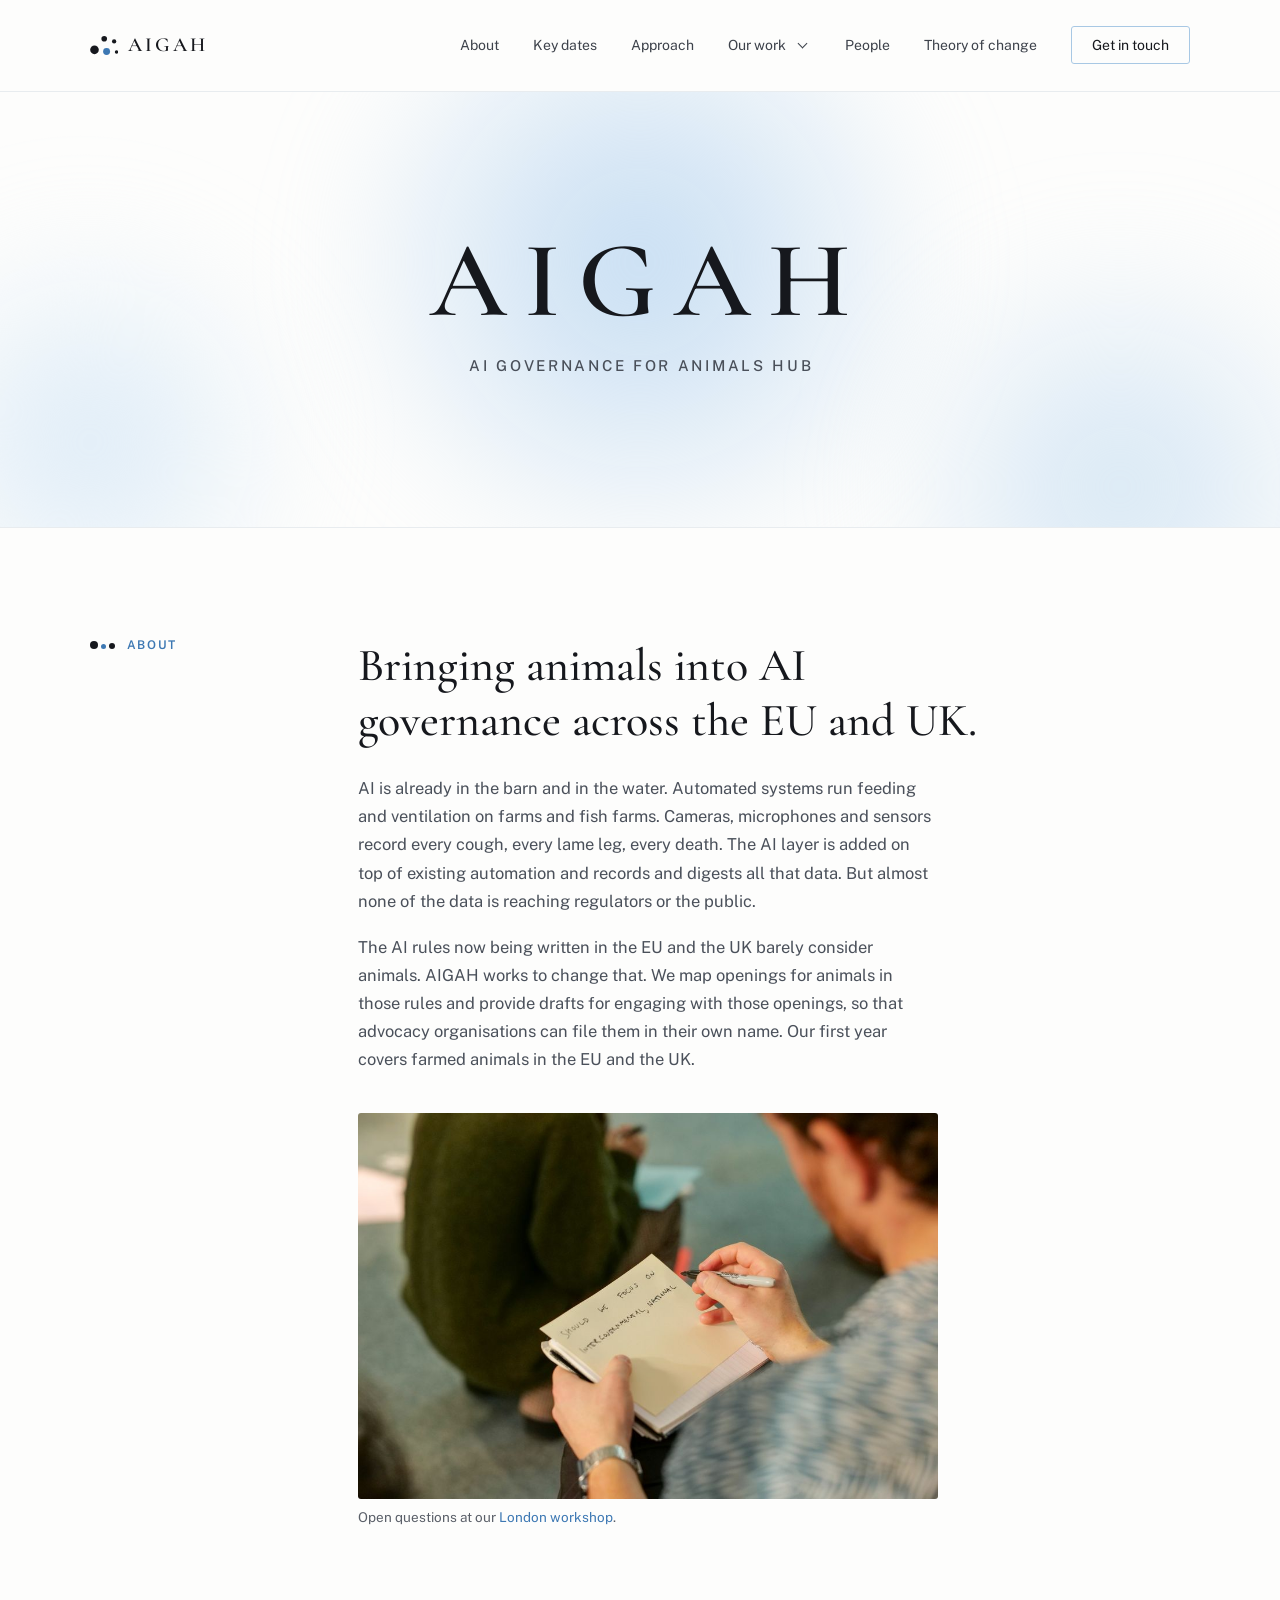
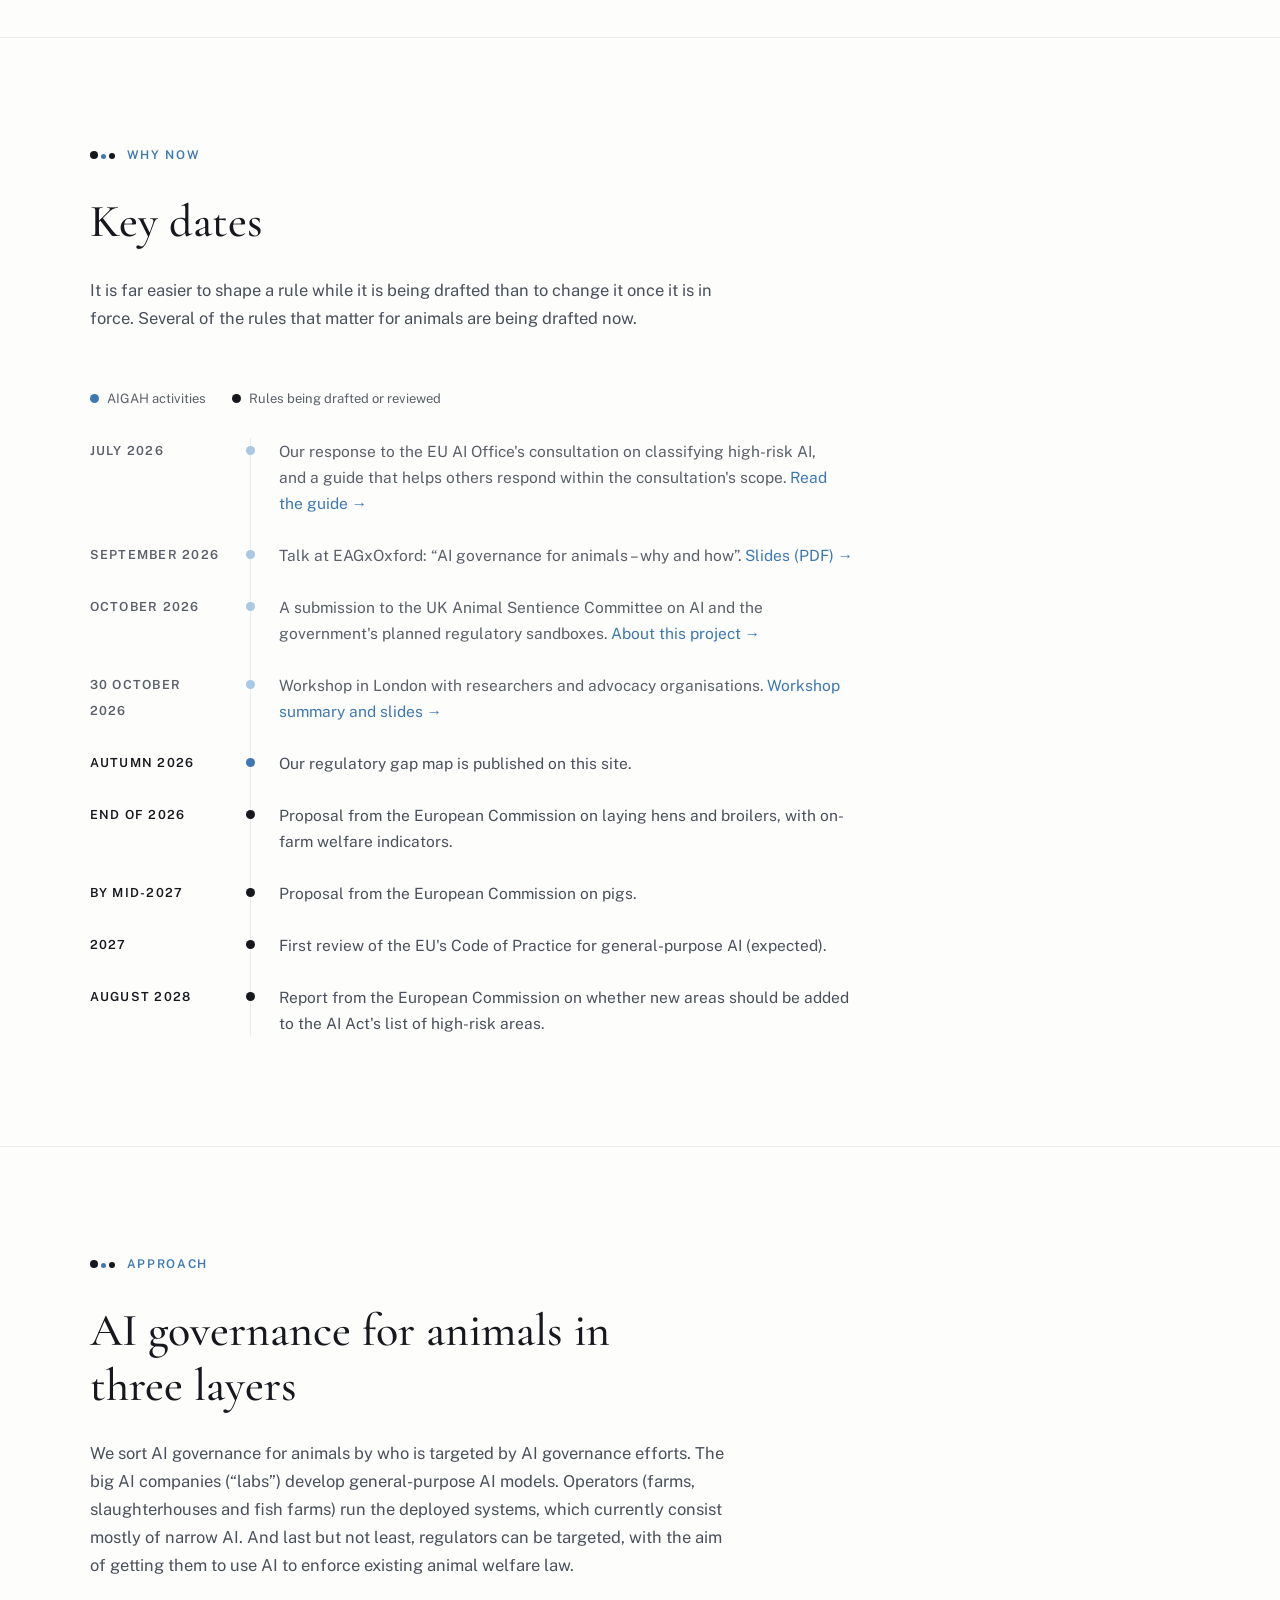
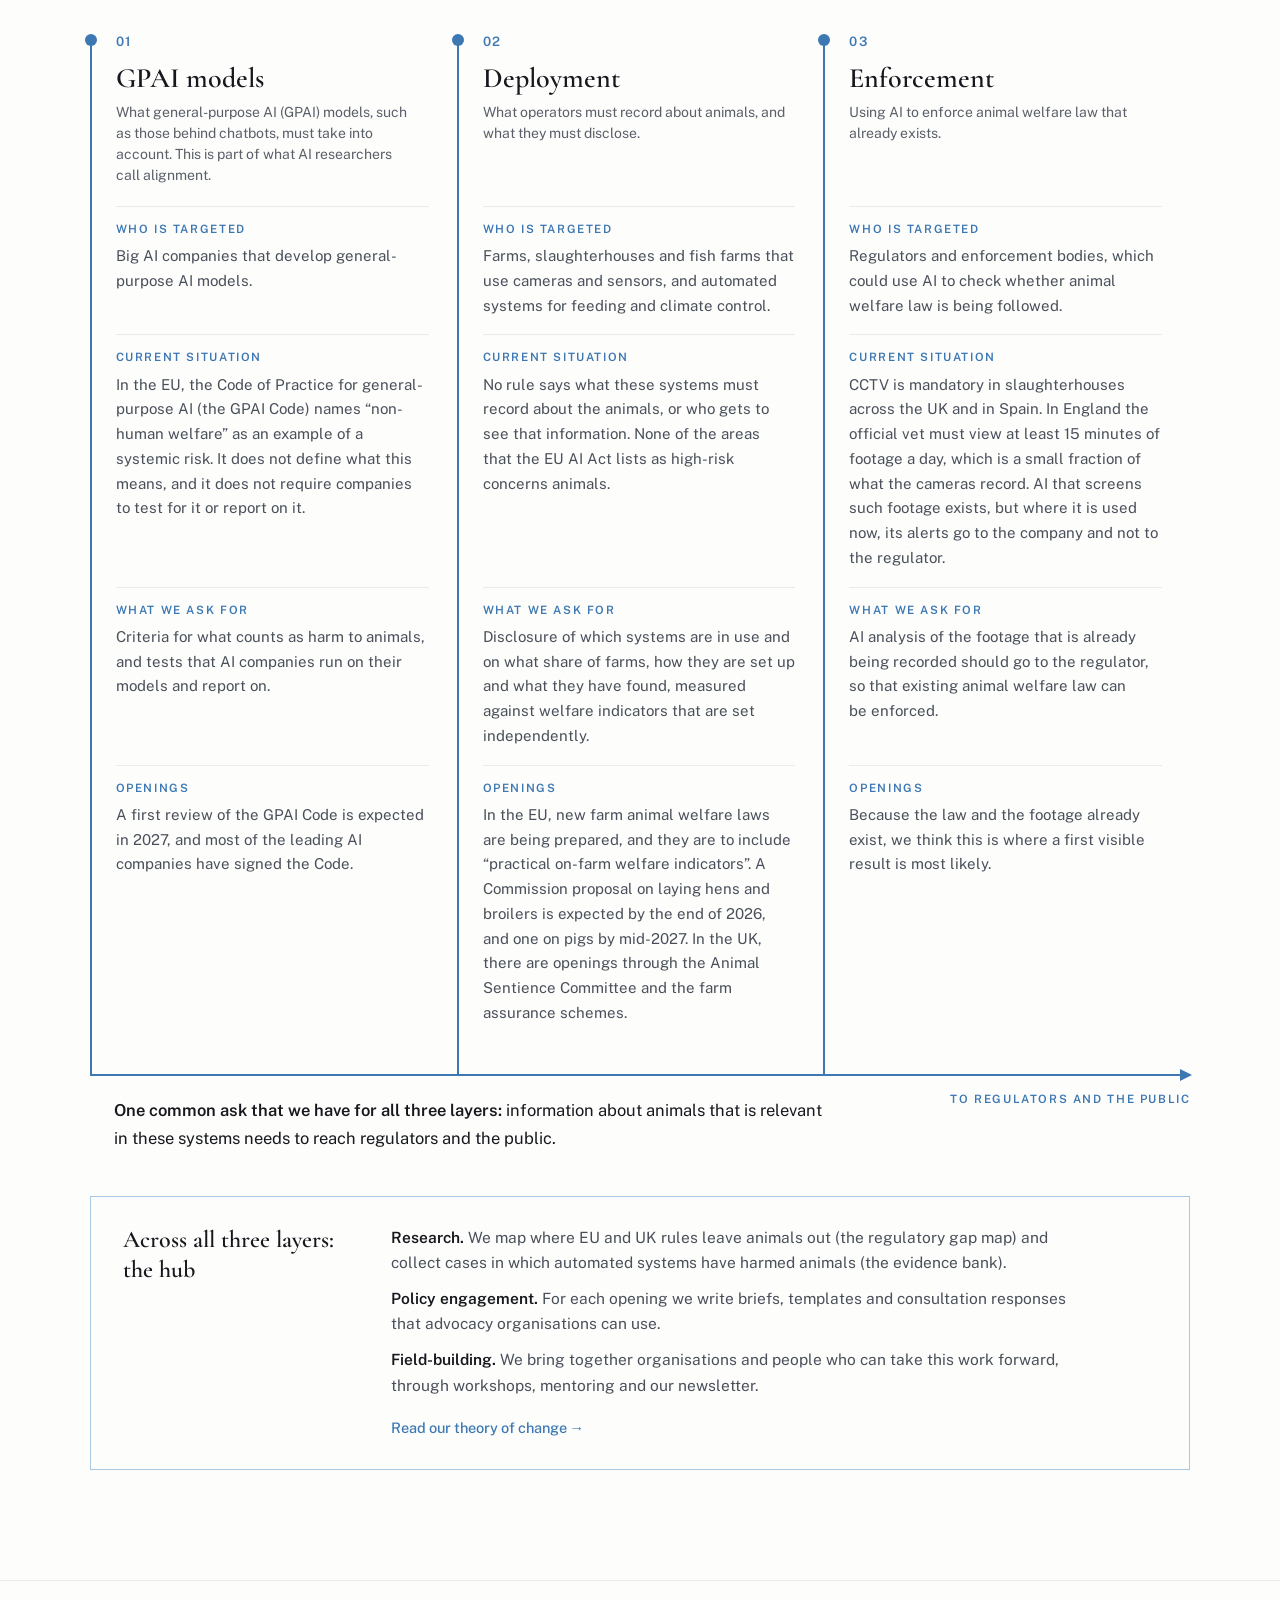
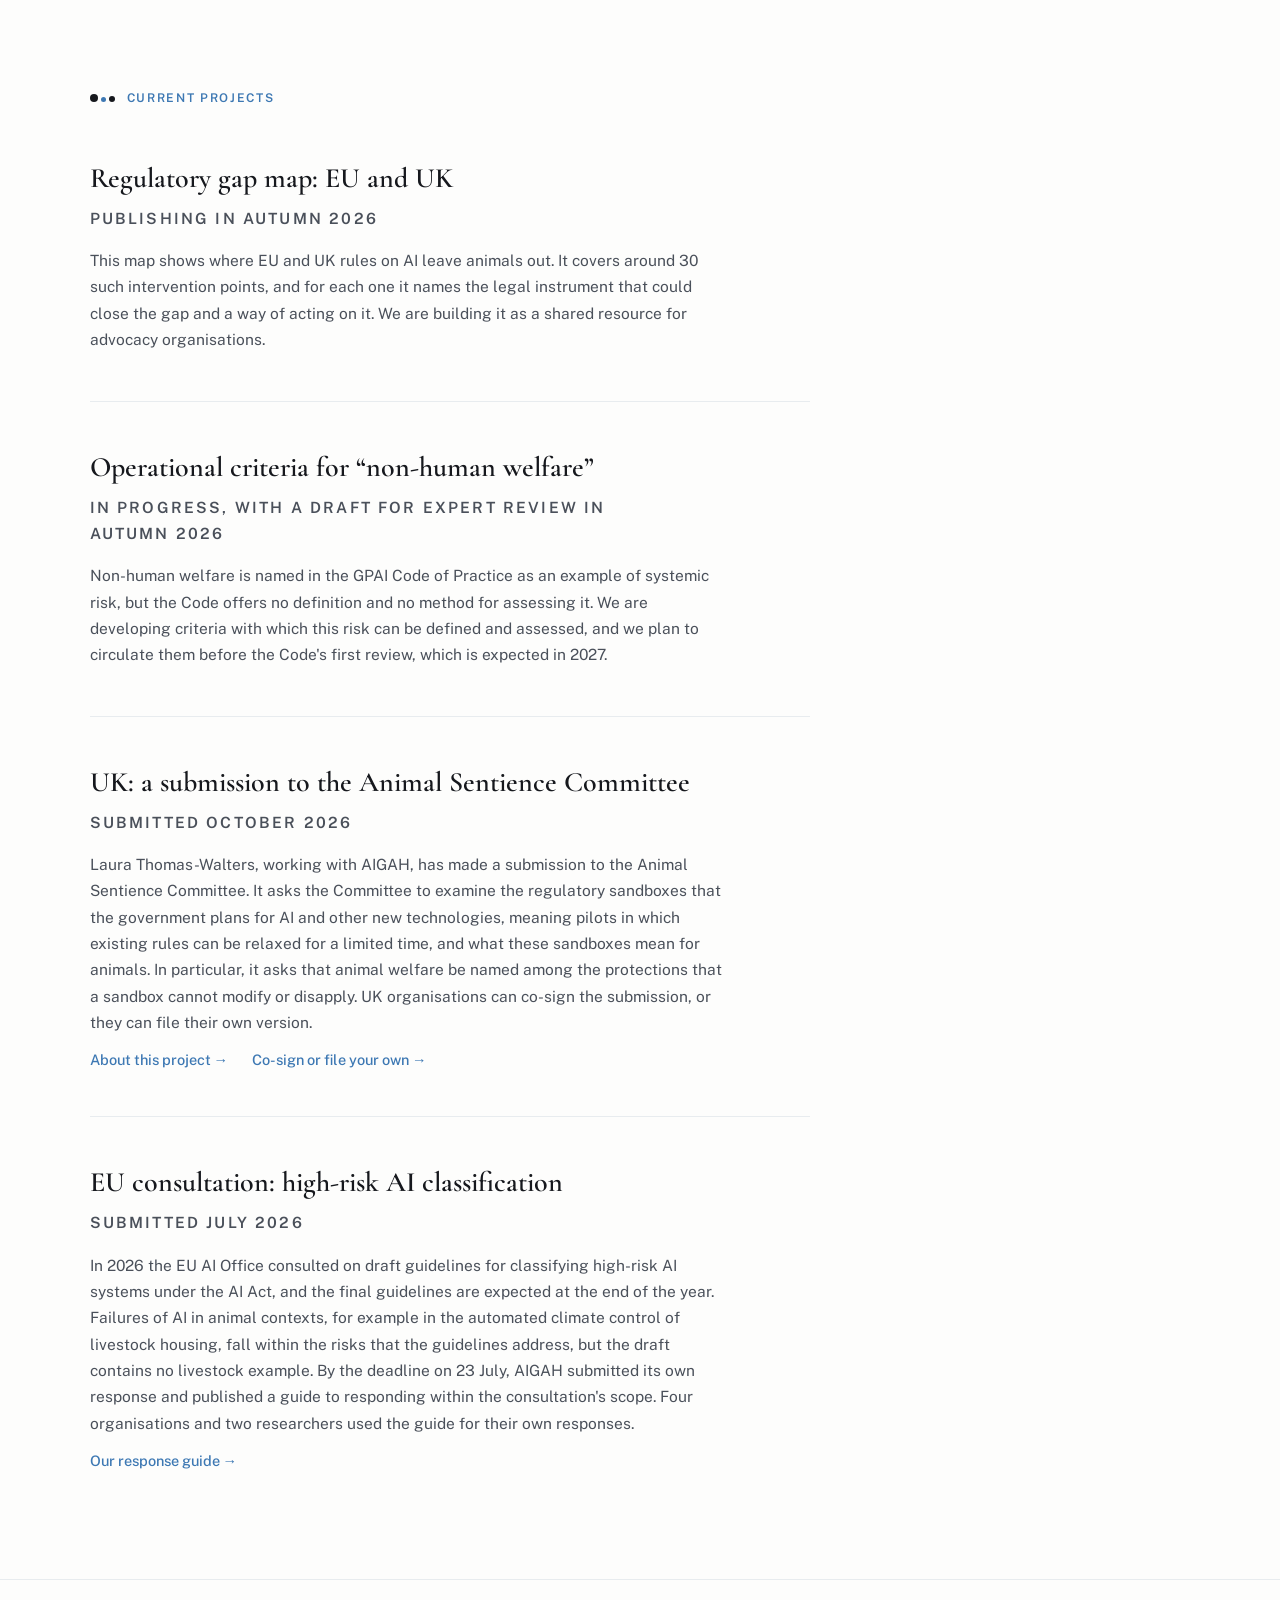
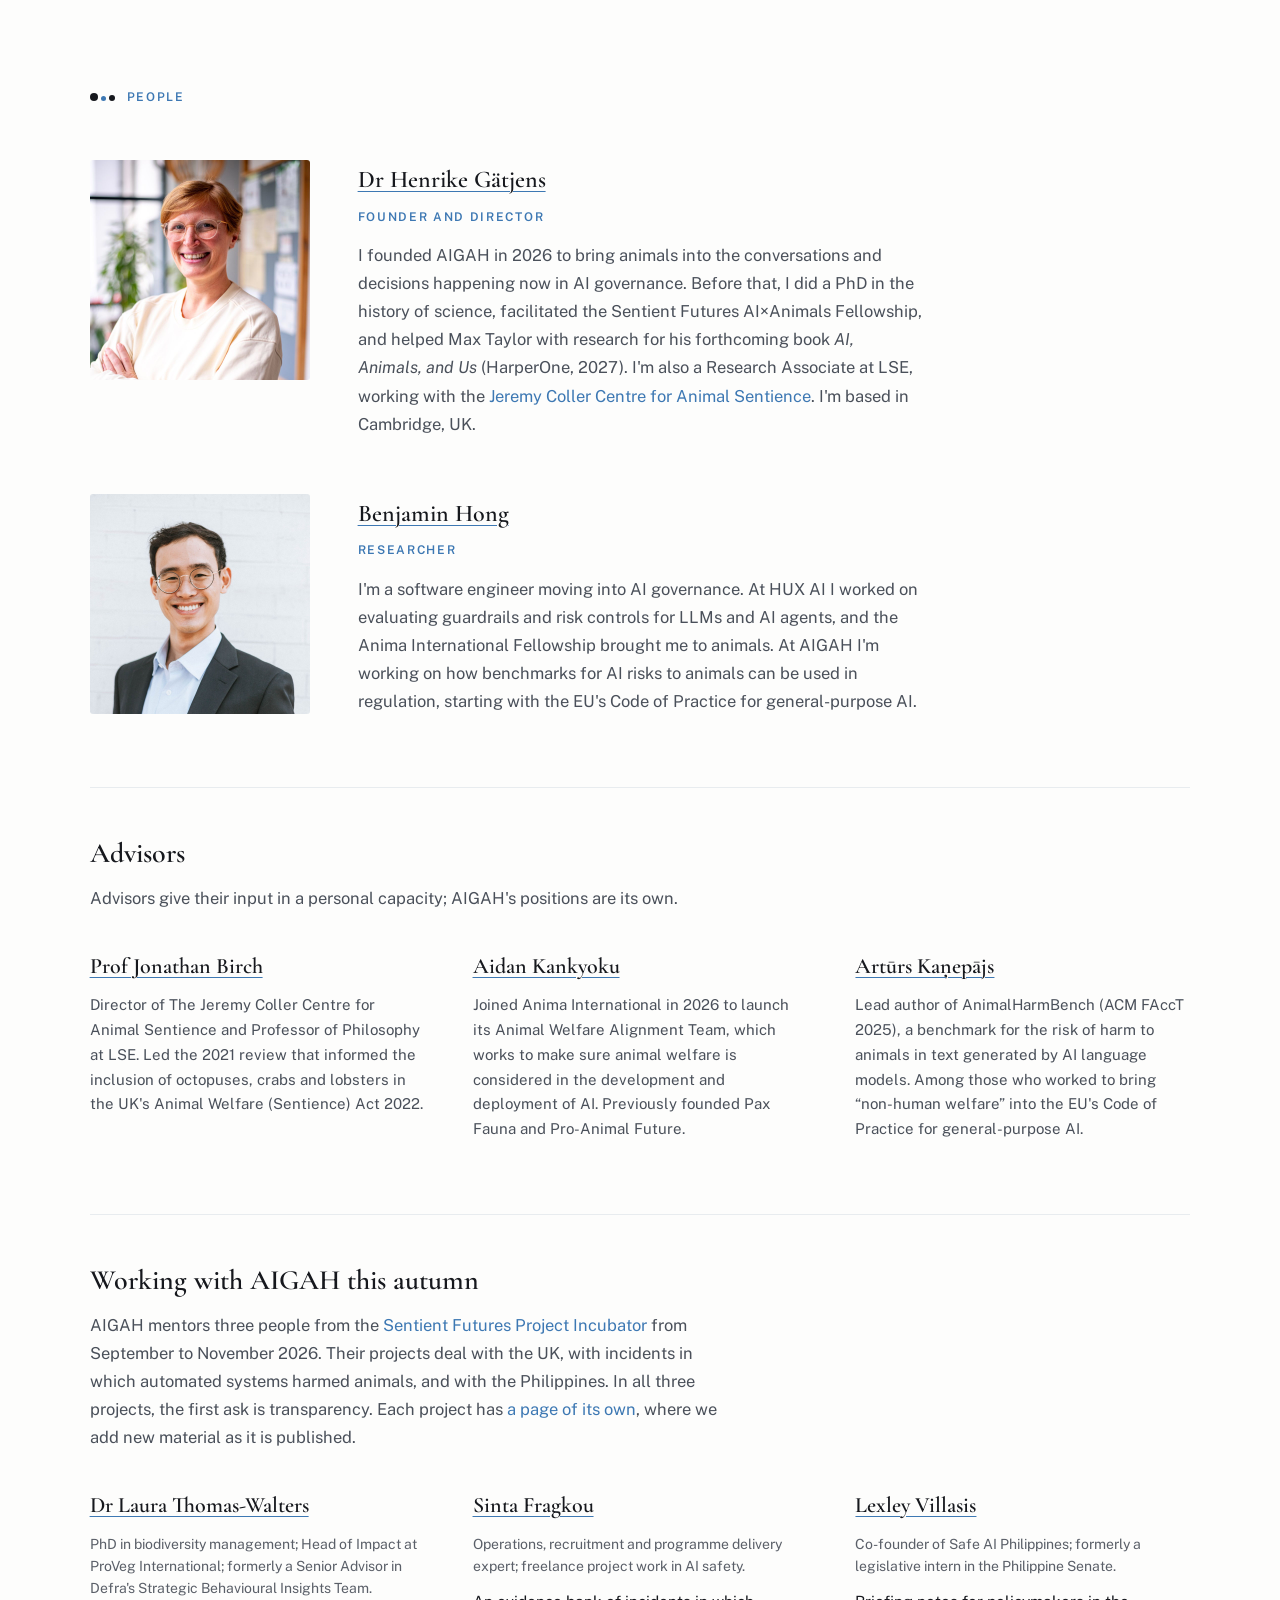
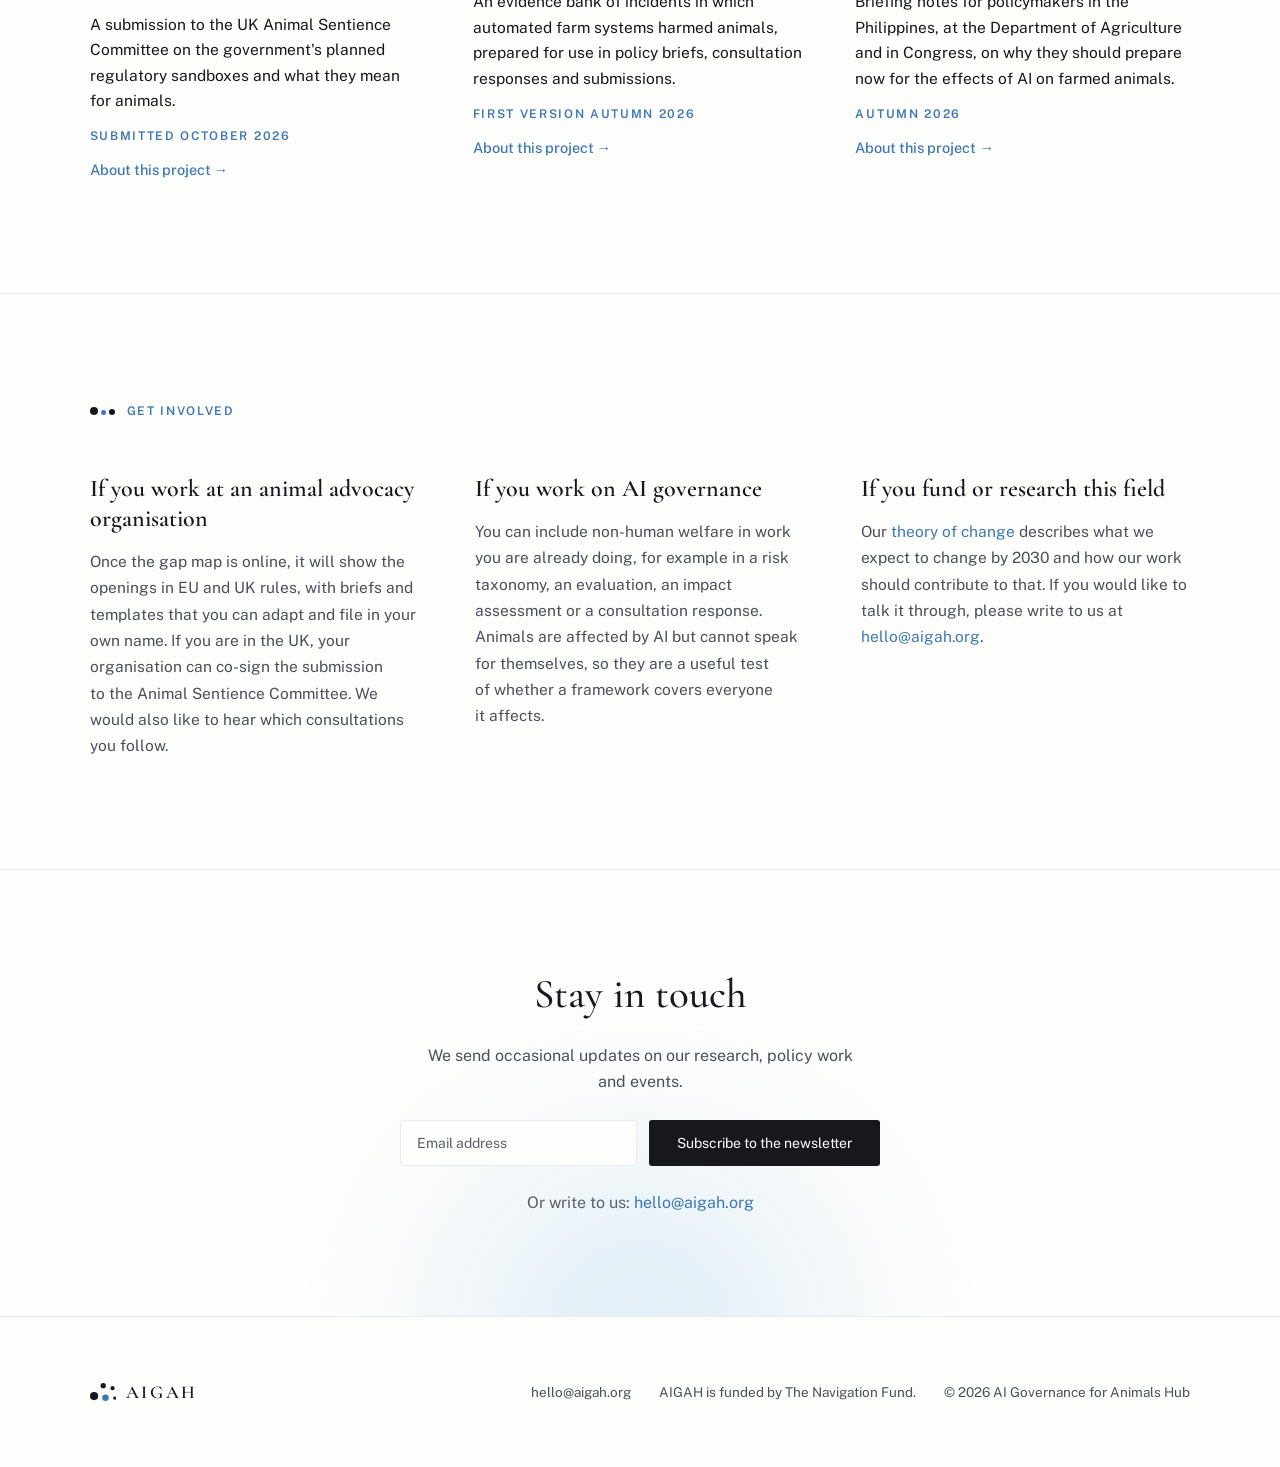
<file: index.html>
<!DOCTYPE html>
<html lang="en-GB">
<head>
  <meta charset="utf-8">
  <meta name="viewport" content="width=device-width, initial-scale=1">
  <title>AIGAH – AI Governance for Animals Hub</title>
  <meta name="description" content="AIGAH is a civil-society policy initiative bringing animals into AI governance across the EU and UK.">
  <meta property="og:title" content="AIGAH – AI Governance for Animals Hub">
  <meta property="og:description" content="AIGAH is a civil-society policy initiative bringing animals into AI governance across the EU and UK.">
  <meta property="og:image" content="https://aigah.org/assets/og-image.png">
  <meta property="og:type" content="website">
  <meta property="og:url" content="https://aigah.org/">
  <link rel="icon" href="assets/favicon.svg" type="image/svg+xml">
  <link rel="icon" href="assets/favicon-512.png" type="image/png" sizes="512x512">
  <link rel="apple-touch-icon" href="assets/favicon-512.png">
  <link rel="preconnect" href="https://fonts.googleapis.com">
  <link rel="preconnect" href="https://fonts.gstatic.com" crossorigin>
  <link href="https://fonts.googleapis.com/css2?family=Cormorant+Garamond:wght@500;600&family=Public+Sans:wght@400;500;600&display=swap" rel="stylesheet">
  <link rel="stylesheet" href="css/style.css">
</head>
<body>

  <header class="site-header">
    <a href="#top" class="wordmark"><svg class="wordmark-dots" viewBox="0 0 64 44" aria-hidden="true"><circle cx="10" cy="32" r="10" fill="#16181d"/><circle cx="32.5" cy="6.5" r="6.5" fill="#16181d"/><circle cx="38" cy="36" r="8" fill="#3d78b3"/><circle cx="55.5" cy="12.5" r="5" fill="#16181d"/><circle cx="61" cy="37" r="4" fill="#16181d"/></svg>AIGAH</a>
    <button class="menu-toggle" aria-expanded="false" aria-controls="site-nav">Menu</button>
    <nav class="site-nav" id="site-nav">
      <a href="#about">About</a>
      <a href="#why">Key dates</a>
      <a href="#approach">Approach</a>
      <div class="nav-group">
        <a href="#projects">Our work</a>
        <button class="nav-sub-toggle" type="button" aria-expanded="false" aria-controls="nav-projects"><span class="visually-hidden">Show the list of our work</span></button>
        <div class="nav-sub" id="nav-projects">
          <a href="#gap-map">Regulatory gap map</a>
          <a href="#criteria">Criteria for &ldquo;non-human welfare&rdquo;</a>
          <a href="#eu-consultation">EU consultation on high-risk AI</a>
          <a href="incubator/" class="nav-sub-head">Sentient Futures incubator</a>
          <a href="incubator/uk.html" class="nav-sub-child">UK: Animal Sentience Committee</a>
          <a href="incubator/philippines.html" class="nav-sub-child">Philippines: AI on farms</a>
          <a href="incubator/evidence-bank.html" class="nav-sub-child">Evidence bank of farm automation failures</a>
          <span class="nav-sub-head nav-sub-label">Events</span>
          <a href="workshops/london-2026.html" class="nav-sub-child">London workshop, 30 October 2026</a>
        </div>
      </div>
      <a href="#people">People</a>
      <a href="theory-of-change.html">Theory of change</a>
      <a href="#contact" class="nav-cta">Get in touch</a>
    </nav>
  </header>

  <section id="top" class="hero">
    <div class="hero-shape hero-shape-1"></div>
    <div class="hero-shape hero-shape-2"></div>
    <div class="hero-shape hero-shape-3"></div>
    <div class="hero-content">
      <h1>AIGAH</h1>
      <div class="hero-subline">AI Governance for Animals Hub</div>
    </div>
  </section>

  <section id="about" class="section-split">
    <div class="eyebrow">
      <span class="eyebrow-dots"><span></span><span></span><span></span></span>
      <span class="eyebrow-label">About</span>
    </div>
    <div>
      <h2>Bringing animals into AI governance across the EU and UK.</h2>
      <p>AI is already in the barn and in the water. Automated systems run feeding and ventilation on farms and fish farms. Cameras, microphones and sensors record every cough, every lame leg, every death. The AI layer is added on top of existing automation and records and digests all that data. But almost none of the data is reaching regulators or the public.</p>
      <p>The AI rules now being written in the EU and the UK barely consider animals. AIGAH works to change that. We map openings for animals in those rules and provide drafts for engaging with those openings, so that advocacy organisations can file them in their own name. Our first year covers farmed animals in the EU and the UK.</p>
      <figure class="home-photo">
        <img src="workshops/photos/first-exercise-card.jpg" width="1000" height="666" alt="A participant writing a question on a card with a marker." loading="lazy">
        <figcaption>Open questions at our <a href="workshops/london-2026.html">London workshop</a>.</figcaption>
      </figure>
    </div>
  </section>

  <section id="why" class="section-stacked">
    <div class="eyebrow">
      <span class="eyebrow-dots"><span></span><span></span><span></span></span>
      <span class="eyebrow-label">Why now</span>
    </div>
    <h2>Key dates</h2>
    <p class="section-intro">It is far easier to shape a rule while it is being drafted than to change it once it is in force. Several of the rules that matter for animals are being drafted now.</p>

    <p class="timeline-legend"><span class="legend-dot legend-aigah"></span>AIGAH activities <span class="legend-dot legend-window"></span>Rules being drafted or reviewed</p>
    <ol class="timeline">
      <li class="timeline-item is-aigah is-past">
        <p class="timeline-date">July 2026</p>
        <div class="timeline-body">
          <p>Our response to the EU AI Office's consultation on classifying high-risk AI, and a guide that helps others respond within the consultation's scope. <a href="consultation-eu-high-risk.html">Read the guide&nbsp;&rarr;</a></p>
        </div>
      </li>
      <li class="timeline-item is-aigah is-past">
        <p class="timeline-date">September 2026</p>
        <div class="timeline-body">
          <p>Talk at EAGxOxford: &ldquo;AI governance for animals – why and how&rdquo;. <a href="talks/2026-09-eagxoxford-slides.pdf">Slides (PDF)&nbsp;&rarr;</a></p>
        </div>
      </li>
      <li class="timeline-item is-aigah is-past">
        <p class="timeline-date">October 2026</p>
        <div class="timeline-body">
          <p>A submission to the UK Animal Sentience Committee on AI and the government's planned regulatory sandboxes. <a href="incubator/uk.html">About this project&nbsp;&rarr;</a></p>
        </div>
      </li>
      <li class="timeline-item is-aigah is-past">
        <p class="timeline-date">30 October 2026</p>
        <div class="timeline-body">
          <p>Workshop in London with researchers and advocacy organisations. <a href="workshops/london-2026.html">Workshop summary and slides&nbsp;&rarr;</a></p>
        </div>
      </li>
      <li class="timeline-item is-aigah">
        <p class="timeline-date">Autumn 2026</p>
        <div class="timeline-body">
          <p>Our regulatory gap map is published on this site.</p>
        </div>
      </li>
      <li class="timeline-item is-window">
        <p class="timeline-date">End of 2026</p>
        <div class="timeline-body">
          <p>Proposal from the European Commission on laying hens and broilers, with on-farm welfare indicators.</p>
        </div>
      </li>
      <li class="timeline-item is-window">
        <p class="timeline-date">By mid-2027</p>
        <div class="timeline-body">
          <p>Proposal from the European Commission on pigs.</p>
        </div>
      </li>
      <li class="timeline-item is-window">
        <p class="timeline-date">2027</p>
        <div class="timeline-body">
          <p>First review of the EU's Code of Practice for general-purpose AI (expected).</p>
        </div>
      </li>
      <li class="timeline-item is-window">
        <p class="timeline-date">August 2028</p>
        <div class="timeline-body">
          <p>Report from the European Commission on whether new areas should be added to the AI Act's list of high-risk areas.</p>
        </div>
      </li>
    </ol>
  </section>

  <section id="approach" class="section-stacked">
    <div class="eyebrow">
      <span class="eyebrow-dots"><span></span><span></span><span></span></span>
      <span class="eyebrow-label">Approach</span>
    </div>
    <h2>AI governance for animals in three layers</h2>
    <p class="section-intro">We sort AI governance for animals by who is targeted by AI governance efforts. The big AI companies (&ldquo;labs&rdquo;) develop general-purpose AI models. Operators (farms, slaughterhouses and fish farms) run the deployed systems, which currently consist mostly of narrow AI. And last but not least, regulators can be targeted, with the aim of getting them to use AI to enforce existing animal welfare law.</p>

    <div class="layers">
      <article class="layer">
        <p class="layer-num" aria-hidden="true">01</p>
        <h3 class="layer-name">GPAI models</h3>
        <p class="layer-gist">What general-purpose AI (GPAI) models, such as those behind chatbots, must take into account. This is part of what AI researchers call alignment.</p>
        <div class="layer-row">
          <p class="layer-label">Who is targeted</p>
          <p>Big AI companies that develop general-purpose AI models.</p>
        </div>
        <div class="layer-row">
          <p class="layer-label">Current situation</p>
          <p>In the EU, the Code of Practice for general-purpose AI (the GPAI Code) names &ldquo;non-human welfare&rdquo; as an example of a systemic risk. It does not define what this means, and it does not require companies to test for it or report on it.</p>
        </div>
        <div class="layer-row">
          <p class="layer-label">What we ask for</p>
          <p>Criteria for what counts as harm to animals, and tests that AI companies run on their models and report on.</p>
        </div>
        <div class="layer-row">
          <p class="layer-label">Openings</p>
          <p>A first review of the GPAI Code is expected in 2027, and most of the leading AI companies have signed the Code.</p>
        </div>
      </article>

      <article class="layer">
        <p class="layer-num" aria-hidden="true">02</p>
        <h3 class="layer-name">Deployment</h3>
        <p class="layer-gist">What operators must record about animals, and what they must disclose.</p>
        <div class="layer-row">
          <p class="layer-label">Who is targeted</p>
          <p>Farms, slaughterhouses and fish farms that use cameras and sensors, and automated systems for feeding and climate control.</p>
        </div>
        <div class="layer-row">
          <p class="layer-label">Current situation</p>
          <p>No rule says what these systems must record about the animals, or who gets to see that information. None of the areas that the EU AI Act lists as high-risk concerns animals.</p>
        </div>
        <div class="layer-row">
          <p class="layer-label">What we ask for</p>
          <p>Disclosure of which systems are in use and on what share of farms, how they are set up and what they have found, measured against welfare indicators that are set independently.</p>
        </div>
        <div class="layer-row">
          <p class="layer-label">Openings</p>
          <p>In the EU, new farm animal welfare laws are being prepared, and they are to include &ldquo;practical on-farm welfare indicators&rdquo;. A Commission proposal on laying hens and broilers is expected by the end of 2026, and one on pigs by mid-2027. In the UK, there are openings through the Animal Sentience Committee and the farm assurance schemes.</p>
        </div>
      </article>

      <article class="layer">
        <p class="layer-num" aria-hidden="true">03</p>
        <h3 class="layer-name">Enforcement</h3>
        <p class="layer-gist">Using AI to enforce animal welfare law that already exists.</p>
        <div class="layer-row">
          <p class="layer-label">Who is targeted</p>
          <p>Regulators and enforcement bodies, which could use AI to check whether animal welfare law is being followed.</p>
        </div>
        <div class="layer-row">
          <p class="layer-label">Current situation</p>
          <p>CCTV is mandatory in slaughterhouses across the UK and in Spain. In England the official vet must view at least 15 minutes of footage a day, which is a small fraction of what the cameras record. AI that screens such footage exists, but where it is used now, its alerts go to the company and not to the regulator.</p>
        </div>
        <div class="layer-row">
          <p class="layer-label">What we ask for</p>
          <p>AI analysis of the footage that is already being recorded should go to the regulator, so that existing animal welfare law can be enforced.</p>
        </div>
        <div class="layer-row">
          <p class="layer-label">Openings</p>
          <p>Because the law and the footage already exist, we think this is where a first visible result is most likely.</p>
        </div>
      </article>
    </div>

    <div class="layers-thread">
      <p class="layers-thread-end" aria-hidden="true">To regulators and the public</p>
      <p><strong>One common ask that we have for all three layers:</strong> information about animals that is relevant in these systems needs to reach regulators and the public.</p>
    </div>

    <div class="layers-hub">
      <p class="layers-hub-title">Across all three layers: the hub</p>
      <div>
        <ul class="hub-list">
          <li><strong>Research.</strong> We map where EU and UK rules leave animals out (the regulatory gap map) and collect cases in which automated systems have harmed animals (the evidence bank).</li>
          <li><strong>Policy engagement.</strong> For each opening we write briefs, templates and consultation responses that advocacy organisations can use.</li>
          <li><strong>Field-building.</strong> We bring together organisations and people who can take this work forward, through workshops, mentoring and our newsletter.</li>
        </ul>
        <p class="layers-hub-link"><a href="theory-of-change.html">Read our theory of change&nbsp;&rarr;</a></p>
      </div>
    </div>
  </section>

  <section id="projects" class="section-stacked">
    <div class="eyebrow">
      <span class="eyebrow-dots"><span></span><span></span><span></span></span>
      <span class="eyebrow-label">Current projects</span>
    </div>

    <div class="project" id="gap-map">
      <h3>Regulatory gap map: EU and UK</h3>
      <p class="project-status">Publishing in autumn 2026</p>
      <p>This map shows where EU and UK rules on AI leave animals out. It covers around 30 such intervention points, and for each one it names the legal instrument that could close the gap and a way of acting on it. We are building it as a shared resource for advocacy organisations.</p>
    </div>

    <div class="project" id="criteria">
      <h3>Operational criteria for &ldquo;non-human welfare&rdquo;</h3>
      <p class="project-status">In progress, with a draft for expert review in autumn 2026</p>
      <p>Non-human welfare is named in the GPAI Code of Practice as an example of systemic risk, but the Code offers no definition and no method for assessing it. We are developing criteria with which this risk can be defined and assessed, and we plan to circulate them before the Code's first review, which is expected in 2027.</p>
    </div>

    <div class="project" id="asc-submission">
      <h3>UK: a submission to the Animal Sentience Committee</h3>
      <p class="project-status">Submitted October 2026</p>
      <p>Laura Thomas-Walters, working with AIGAH, has made a submission to the Animal Sentience Committee. It asks the Committee to examine the regulatory sandboxes that the government plans for AI and other new technologies, meaning pilots in which existing rules can be relaxed for a limited time, and what these sandboxes mean for animals. In particular, it asks that animal welfare be named among the protections that a sandbox cannot modify or disapply. UK organisations can co-sign the submission, or they can file their own version.</p>
      <div class="project-links">
        <a href="incubator/uk.html">About this project&nbsp;&rarr;</a>
        <a href="mailto:hello@aigah.org">Co-sign or file your own&nbsp;&rarr;</a>
      </div>
    </div>

    <div class="project" id="eu-consultation">
      <h3>EU consultation: high-risk AI classification</h3>
      <p class="project-status">Submitted July 2026</p>
      <p>In 2026 the EU AI Office consulted on draft guidelines for classifying high-risk AI systems under the AI Act, and the final guidelines are expected at the end of the year. Failures of AI in animal contexts, for example in the automated climate control of livestock housing, fall within the risks that the guidelines address, but the draft contains no livestock example. By the deadline on 23 July, AIGAH submitted its own response and published a guide to responding within the consultation's scope. Four organisations and two researchers used the guide for their own responses.</p>
      <div class="project-links">
        <a href="consultation-eu-high-risk.html">Our response guide&nbsp;&rarr;</a>
      </div>
    </div>
  </section>

  <section id="people" class="section-stacked">
    <div class="eyebrow">
      <span class="eyebrow-dots"><span></span><span></span><span></span></span>
      <span class="eyebrow-label">People</span>
    </div>
    <div class="people-grid">
      <img src="assets/henrike-portrait.jpg" alt="Dr Henrike Gätjens" width="220" height="220">
      <div>
        <p class="people-name"><a href="https://www.linkedin.com/in/henrike-gaetjens/" target="_blank" rel="noopener">Dr Henrike Gätjens</a></p>
        <p class="people-role">Founder and director</p>
        <p>I founded AIGAH in 2026 to bring animals into the conversations and decisions happening now in AI governance. Before that, I did a PhD in the history of science, facilitated the Sentient Futures AI&times;Animals Fellowship, and helped Max Taylor with research for his forthcoming book <em>AI, Animals, and Us</em> (HarperOne, 2027). I'm also a Research Associate at LSE, working with the <a href="https://www.lse.ac.uk/sentience/people" target="_blank" rel="noopener">Jeremy Coller Centre for Animal Sentience</a>. I'm based in Cambridge, UK.</p>
      </div>
    </div>
    <div class="people-grid">
      <img src="assets/ben-hong-portrait.jpg" alt="Benjamin Hong" width="220" height="220">
      <div>
        <p class="people-name"><a href="https://www.linkedin.com/in/bhong35/" target="_blank" rel="noopener">Benjamin Hong</a></p>
        <p class="people-role">Researcher</p>
        <p>I'm a software engineer moving into AI governance. At HUX AI I worked on evaluating guardrails and risk controls for LLMs and AI agents, and the Anima International Fellowship brought me to animals. At AIGAH I'm working on how benchmarks for AI risks to animals can be used in regulation, starting with the EU's Code of Practice for general-purpose AI.</p>
      </div>
    </div>

    <div class="people-group">
      <h3 class="people-group-title">Advisors</h3>
      <p>Advisors give their input in a personal capacity; AIGAH's positions are its own.</p>
      <ul class="advisors">
        <li>
          <p class="people-name"><a href="https://www.lse.ac.uk/people/jonathan-birch" target="_blank" rel="noopener">Prof Jonathan Birch</a></p>
          <p class="advisor-who">Director of The Jeremy Coller Centre for Animal Sentience and Professor of Philosophy at LSE. Led the 2021 review that informed the inclusion of octopuses, crabs and lobsters in the UK's Animal Welfare (Sentience) Act 2022.</p>
        </li>
        <li>
          <p class="people-name"><a href="https://kankyoku.com/" target="_blank" rel="noopener">Aidan Kankyoku</a></p>
          <p class="advisor-who">Joined Anima International in 2026 to launch its Animal Welfare Alignment Team, which works to make sure animal welfare is considered in the development and deployment of AI. Previously founded Pax Fauna and Pro-Animal Future.</p>
        </li>
        <li>
          <p class="people-name"><a href="https://kanepajs.eu/" target="_blank" rel="noopener">Artūrs Kaņepājs</a></p>
          <p class="advisor-who">Lead author of AnimalHarmBench (ACM FAccT 2025), a benchmark for the risk of harm to animals in text generated by AI language models. Among those who worked to bring &ldquo;non-human welfare&rdquo; into the EU's Code of Practice for general-purpose AI.</p>
        </li>
      </ul>
    </div>

    <div class="people-group">
      <h3 class="people-group-title">Working with AIGAH this autumn</h3>
      <p>AIGAH mentors three people from the <a href="https://www.sentientfutures.ai/incubator/" target="_blank" rel="noopener">Sentient Futures Project Incubator</a> from September to November 2026. Their projects deal with the UK, with incidents in which automated systems harmed animals, and with the Philippines. In all three projects, the first ask is transparency. Each project has <a href="incubator/">a page of its own</a>, where we add new material as it is published.</p>
      <ul class="mentees">
        <li>
          <p class="people-name"><a href="https://www.linkedin.com/in/laura-thomas-walters-529a5a10b/" target="_blank" rel="noopener">Dr Laura Thomas-Walters</a></p>
          <p class="mentee-who">PhD in biodiversity management; Head of Impact at ProVeg International; formerly a Senior Advisor in Defra's Strategic Behavioural Insights Team.</p>
          <p class="mentee-project">A submission to the UK Animal Sentience Committee on the government's planned regulatory sandboxes and what they mean for animals.</p>
          <p class="mentee-when">Submitted October 2026</p>
          <p class="mentee-link"><a href="incubator/uk.html">About this project&nbsp;&rarr;</a></p>
        </li>
        <li>
          <p class="people-name"><a href="https://www.linkedin.com/in/sinta-fragkou/" target="_blank" rel="noopener">Sinta Fragkou</a></p>
          <p class="mentee-who">Operations, recruitment and programme delivery expert; freelance project work in AI safety.</p>
          <p class="mentee-project">An evidence bank of incidents in which automated farm systems harmed animals, prepared for use in policy briefs, consultation responses and submissions.</p>
          <p class="mentee-when">First version autumn 2026</p>
          <p class="mentee-link"><a href="incubator/evidence-bank.html">About this project&nbsp;&rarr;</a></p>
        </li>
        <li>
          <p class="people-name"><a href="https://www.linkedin.com/in/lexley-villasis/" target="_blank" rel="noopener">Lexley Villasis</a></p>
          <p class="mentee-who">Co-founder of Safe AI Philippines; formerly a legislative intern in the Philippine Senate.</p>
          <p class="mentee-project">Briefing notes for policymakers in the Philippines, at the Department of Agriculture and in Congress, on why they should prepare now for the effects of AI on farmed animals.</p>
          <p class="mentee-when">Autumn 2026</p>
          <p class="mentee-link"><a href="incubator/philippines.html">About this project&nbsp;&rarr;</a></p>
        </li>
      </ul>
    </div>
  </section>

  <section id="involved" class="section-stacked">
    <div class="eyebrow">
      <span class="eyebrow-dots"><span></span><span></span><span></span></span>
      <span class="eyebrow-label">Get involved</span>
    </div>
    <div class="audience-grid">
      <div>
        <h3>If you work at an animal advocacy organisation</h3>
        <p>Once the gap map is online, it will show the openings in EU and UK rules, with briefs and templates that you can adapt and file in your own name. If you are in the UK, your organisation can co-sign the submission to the Animal Sentience Committee. We would also like to hear which consultations you follow.</p>
      </div>
      <div>
        <h3>If you work on AI governance</h3>
        <p>You can include non-human welfare in work you are already doing, for example in a risk taxonomy, an evaluation, an impact assessment or a consultation response. Animals are affected by AI but cannot speak for themselves, so they are a useful test of whether a framework covers everyone it affects.</p>
      </div>
      <div>
        <h3>If you fund or research this field</h3>
        <p>Our <a href="theory-of-change.html">theory of change</a> describes what we expect to change by 2030 and how our work should contribute to that. If you would like to talk it through, please write to us at <a href="mailto:hello@aigah.org">hello@aigah.org</a>.</p>
      </div>
    </div>
  </section>

  <section id="contact" class="contact">
    <div class="contact-shape"></div>
    <div class="contact-content">
      <h2>Stay in touch</h2>
      <p>We send occasional updates on our research, policy work and events.</p>
      <form class="newsletter-form" action="https://buttondown.com/api/emails/embed-subscribe/aigah" method="post">
        <label for="bd-email" class="visually-hidden">Email address</label>
        <input type="email" name="email" id="bd-email" placeholder="Email address" required>
        <button type="submit">Subscribe to the newsletter</button>
      </form>
      <p class="newsletter-message" role="status" hidden></p>
      <p class="contact-alt">Or write to us: <a href="mailto:hello@aigah.org">hello@aigah.org</a></p>
    </div>
  </section>

  <footer class="site-footer">
    <span class="footer-wordmark"><svg class="wordmark-dots" viewBox="0 0 64 44" aria-hidden="true"><circle cx="10" cy="32" r="10" fill="#16181d"/><circle cx="32.5" cy="6.5" r="6.5" fill="#16181d"/><circle cx="38" cy="36" r="8" fill="#3d78b3"/><circle cx="55.5" cy="12.5" r="5" fill="#16181d"/><circle cx="61" cy="37" r="4" fill="#16181d"/></svg>AIGAH</span>
    <div class="footer-meta">
      <a href="mailto:hello@aigah.org">hello@aigah.org</a>
      <span>AIGAH is funded by <a href="https://www.navigation.org/" target="_blank" rel="noopener">The Navigation Fund</a>.</span>
      <span>&copy; 2026 AI Governance for Animals Hub</span>
    </div>
  </footer>

  <script src="js/site.js"></script>
</body>
</html>
</file>
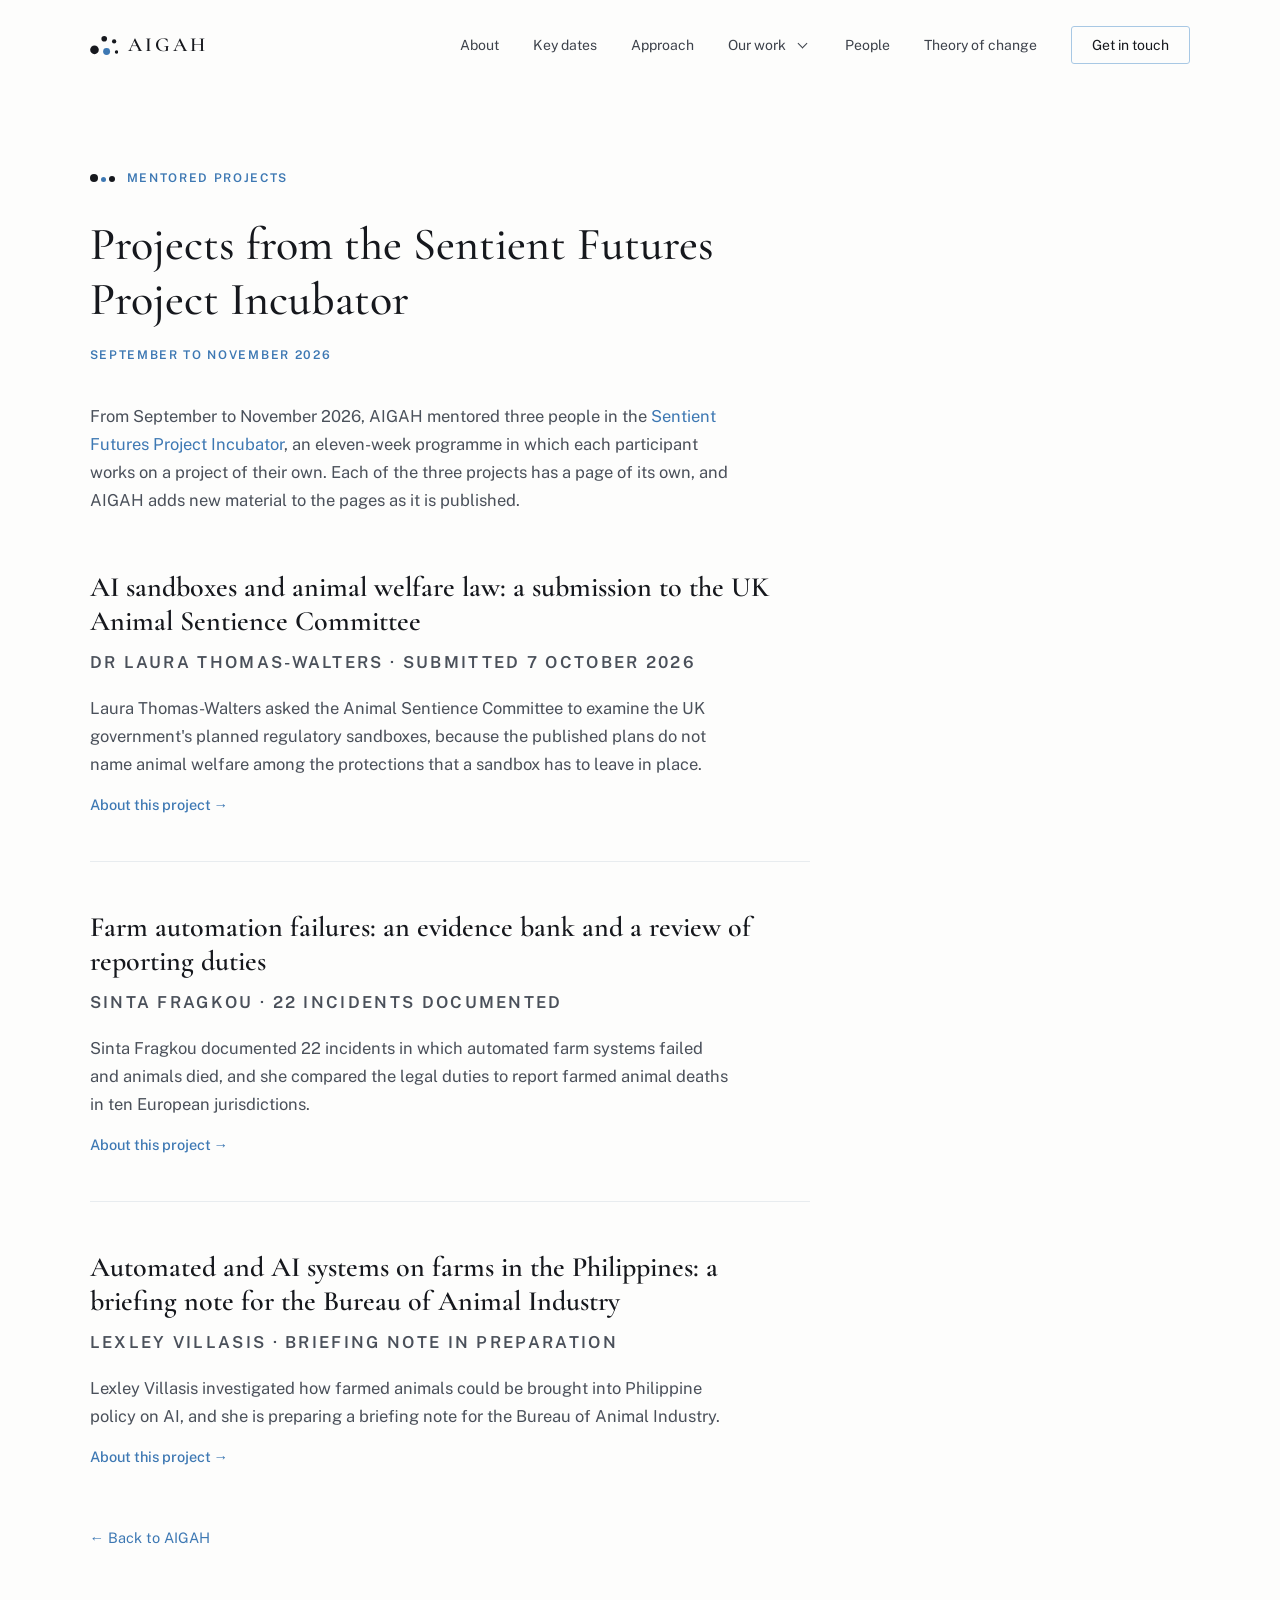
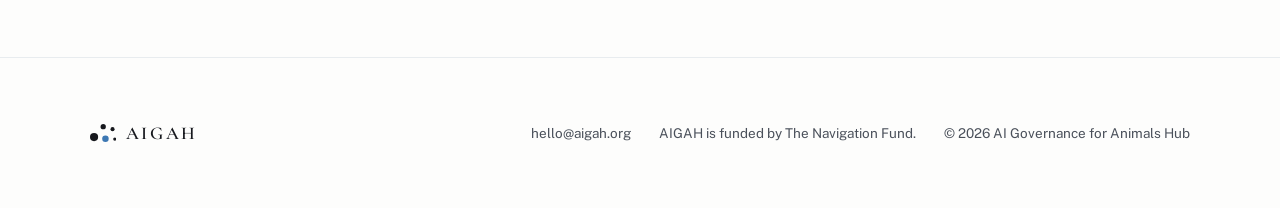
<file: incubator/index.html>
<!DOCTYPE html>
<html lang="en-GB">
<head>
  <meta charset="utf-8">
  <meta name="viewport" content="width=device-width, initial-scale=1">
  <title>Projects from the Sentient Futures Project Incubator – AIGAH</title>
  <meta name="description" content="Three projects that AIGAH mentored in the Sentient Futures Project Incubator in autumn 2026: a submission to the UK Animal Sentience Committee, an evidence bank of farm automation failures, and a briefing note for the Philippines.">
  <meta property="og:title" content="Projects from the Sentient Futures Project Incubator – AIGAH">
  <meta property="og:description" content="Three projects that AIGAH mentored in the Sentient Futures Project Incubator in autumn 2026: a submission to the UK Animal Sentience Committee, an evidence bank of farm automation failures, and a briefing note for the Philippines.">
  <meta property="og:image" content="https://aigah.org/assets/og-image.png">
  <meta property="og:type" content="website">
  <meta property="og:url" content="https://aigah.org/incubator/">
  <link rel="icon" href="../assets/favicon.svg" type="image/svg+xml">
  <link rel="icon" href="../assets/favicon-512.png" type="image/png" sizes="512x512">
  <link rel="apple-touch-icon" href="../assets/favicon-512.png">
  <link rel="preconnect" href="https://fonts.googleapis.com">
  <link rel="preconnect" href="https://fonts.gstatic.com" crossorigin>
  <link href="https://fonts.googleapis.com/css2?family=Cormorant+Garamond:wght@500;600&family=Public+Sans:wght@400;500;600&display=swap" rel="stylesheet">
  <link rel="stylesheet" href="../css/style.css">
</head>
<body>

  <header class="site-header">
    <a href="../index.html" class="wordmark"><svg class="wordmark-dots" viewBox="0 0 64 44" aria-hidden="true"><circle cx="10" cy="32" r="10" fill="#16181d"/><circle cx="32.5" cy="6.5" r="6.5" fill="#16181d"/><circle cx="38" cy="36" r="8" fill="#3d78b3"/><circle cx="55.5" cy="12.5" r="5" fill="#16181d"/><circle cx="61" cy="37" r="4" fill="#16181d"/></svg>AIGAH</a>
    <button class="menu-toggle" aria-expanded="false" aria-controls="site-nav">Menu</button>
    <nav class="site-nav" id="site-nav">
      <a href="../index.html#about">About</a>
      <a href="../index.html#why">Key dates</a>
      <a href="../index.html#approach">Approach</a>
      <div class="nav-group">
        <a href="../index.html#projects">Our work</a>
        <button class="nav-sub-toggle" type="button" aria-expanded="false" aria-controls="nav-projects"><span class="visually-hidden">Show the list of our work</span></button>
        <div class="nav-sub" id="nav-projects">
          <a href="../index.html#gap-map">Regulatory gap map</a>
          <a href="../index.html#criteria">Criteria for &ldquo;non-human welfare&rdquo;</a>
          <a href="../index.html#eu-consultation">EU consultation on high-risk AI</a>
          <a href="../incubator/" class="nav-sub-head" aria-current="page">Sentient Futures incubator</a>
          <a href="../incubator/uk.html" class="nav-sub-child">UK: Animal Sentience Committee</a>
          <a href="../incubator/philippines.html" class="nav-sub-child">Philippines: AI on farms</a>
          <a href="../incubator/evidence-bank.html" class="nav-sub-child">Evidence bank of farm automation failures</a>
          <span class="nav-sub-head nav-sub-label">Events</span>
          <a href="../workshops/london-2026.html" class="nav-sub-child">London workshop, 30 October 2026</a>
        </div>
      </div>
      <a href="../index.html#people">People</a>
      <a href="../theory-of-change.html">Theory of change</a>
      <a href="../index.html#contact" class="nav-cta">Get in touch</a>
    </nav>
  </header>

  <main class="subpage incubator-page">
    <div class="eyebrow">
      <span class="eyebrow-dots"><span></span><span></span><span></span></span>
      <span class="eyebrow-label">Mentored projects</span>
    </div>

    <h1>Projects from the Sentient Futures Project Incubator</h1>
    <p class="subpage-status">September to November 2026</p>
    <p>From September to November 2026, AIGAH mentored three people in the <a href="https://www.sentientfutures.ai/incubator/" target="_blank" rel="noopener">Sentient Futures Project Incubator</a>, an eleven-week programme in which each participant works on a project of their own. Each of the three projects has a page of its own, and AIGAH adds new material to the pages as it is published.</p>

    <div class="incubator-list">
      <div class="project">
        <h3>AI sandboxes and animal welfare law: a submission to the UK Animal Sentience Committee</h3>
        <p class="project-status">Dr Laura Thomas-Walters · Submitted 7 October 2026</p>
        <p>Laura Thomas-Walters asked the Animal Sentience Committee to examine the UK government's planned regulatory sandboxes, because the published plans do not name animal welfare among the protections that a sandbox has to leave in place.</p>
        <div class="project-links">
          <a href="uk.html">About this project&nbsp;&rarr;</a>
        </div>
      </div>

      <div class="project">
        <h3>Farm automation failures: an evidence bank and a review of reporting duties</h3>
        <p class="project-status">Sinta Fragkou · 22 incidents documented</p>
        <p>Sinta Fragkou documented 22 incidents in which automated farm systems failed and animals died, and she compared the legal duties to report farmed animal deaths in ten European jurisdictions.</p>
        <div class="project-links">
          <a href="evidence-bank.html">About this project&nbsp;&rarr;</a>
        </div>
      </div>

      <div class="project">
        <h3>Automated and AI systems on farms in the Philippines: a briefing note for the Bureau of Animal Industry</h3>
        <p class="project-status">Lexley Villasis · Briefing note in preparation</p>
        <p>Lexley Villasis investigated how farmed animals could be brought into Philippine policy on AI, and she is preparing a briefing note for the Bureau of Animal Industry.</p>
        <div class="project-links">
          <a href="philippines.html">About this project&nbsp;&rarr;</a>
        </div>
      </div>
    </div>

    <a href="../index.html#people" class="back-link">&larr; Back to AIGAH</a>
  </main>

  <footer class="site-footer">
    <span class="footer-wordmark"><svg class="wordmark-dots" viewBox="0 0 64 44" aria-hidden="true"><circle cx="10" cy="32" r="10" fill="#16181d"/><circle cx="32.5" cy="6.5" r="6.5" fill="#16181d"/><circle cx="38" cy="36" r="8" fill="#3d78b3"/><circle cx="55.5" cy="12.5" r="5" fill="#16181d"/><circle cx="61" cy="37" r="4" fill="#16181d"/></svg>AIGAH</span>
    <div class="footer-meta">
      <a href="mailto:hello@aigah.org">hello@aigah.org</a>
      <span>AIGAH is funded by <a href="https://www.navigation.org/" target="_blank" rel="noopener">The Navigation Fund</a>.</span>
      <span>&copy; 2026 AI Governance for Animals Hub</span>
    </div>
  </footer>

  <script src="../js/site.js"></script>
</body>
</html>
</file>
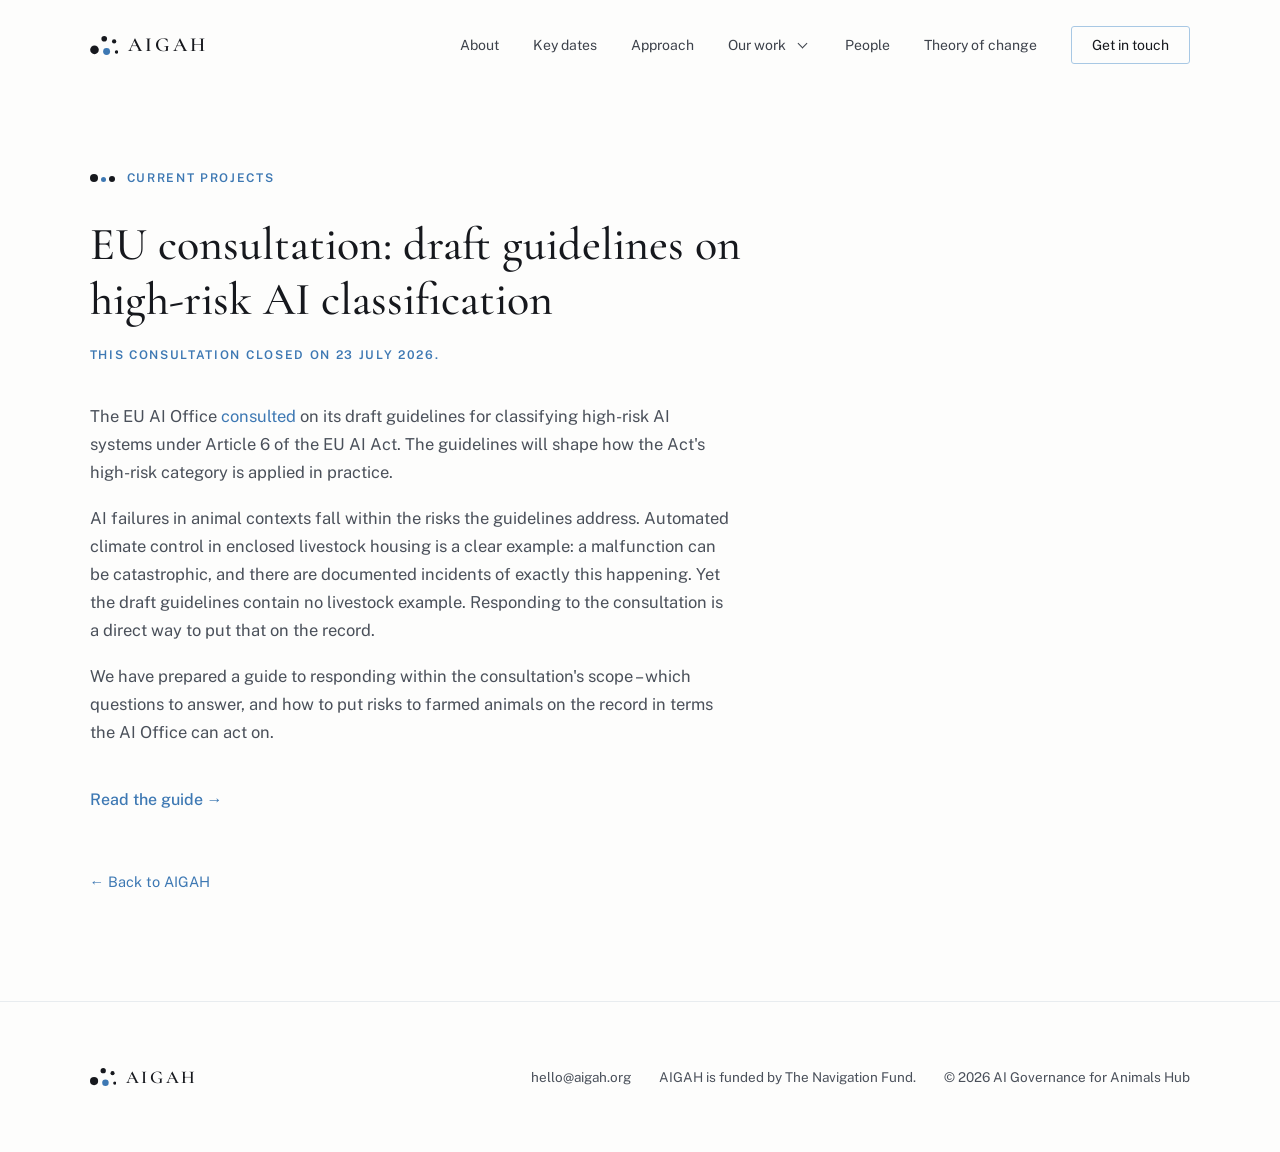
<file: consultation-eu-high-risk.html>
<!DOCTYPE html>
<html lang="en-GB">
<head>
  <meta charset="utf-8">
  <meta name="viewport" content="width=device-width, initial-scale=1">
  <title>EU consultation: high-risk AI classification – AIGAH</title>
  <meta name="description" content="AIGAH is a civil-society policy initiative bringing animals into AI governance across the EU and UK.">
  <meta property="og:title" content="EU consultation: high-risk AI classification – AIGAH">
  <meta property="og:description" content="AIGAH is a civil-society policy initiative bringing animals into AI governance across the EU and UK.">
  <meta property="og:image" content="https://aigah.org/assets/og-image.png">
  <meta property="og:type" content="website">
  <meta property="og:url" content="https://aigah.org/consultation-eu-high-risk.html">
  <link rel="icon" href="assets/favicon.svg" type="image/svg+xml">
  <link rel="icon" href="assets/favicon-512.png" type="image/png" sizes="512x512">
  <link rel="apple-touch-icon" href="assets/favicon-512.png">
  <link rel="preconnect" href="https://fonts.googleapis.com">
  <link rel="preconnect" href="https://fonts.gstatic.com" crossorigin>
  <link href="https://fonts.googleapis.com/css2?family=Cormorant+Garamond:wght@500;600&family=Public+Sans:wght@400;500;600&display=swap" rel="stylesheet">
  <link rel="stylesheet" href="css/style.css">
</head>
<body>

  <header class="site-header">
    <a href="index.html" class="wordmark"><svg class="wordmark-dots" viewBox="0 0 64 44" aria-hidden="true"><circle cx="10" cy="32" r="10" fill="#16181d"/><circle cx="32.5" cy="6.5" r="6.5" fill="#16181d"/><circle cx="38" cy="36" r="8" fill="#3d78b3"/><circle cx="55.5" cy="12.5" r="5" fill="#16181d"/><circle cx="61" cy="37" r="4" fill="#16181d"/></svg>AIGAH</a>
    <button class="menu-toggle" aria-expanded="false" aria-controls="site-nav">Menu</button>
    <nav class="site-nav" id="site-nav">
      <a href="index.html#about">About</a>
      <a href="index.html#why">Key dates</a>
      <a href="index.html#approach">Approach</a>
      <div class="nav-group">
        <a href="index.html#projects">Our work</a>
        <button class="nav-sub-toggle" type="button" aria-expanded="false" aria-controls="nav-projects"><span class="visually-hidden">Show the list of our work</span></button>
        <div class="nav-sub" id="nav-projects">
          <a href="index.html#gap-map">Regulatory gap map</a>
          <a href="index.html#criteria">Criteria for &ldquo;non-human welfare&rdquo;</a>
          <a href="index.html#eu-consultation">EU consultation on high-risk AI</a>
          <a href="incubator/" class="nav-sub-head">Sentient Futures incubator</a>
          <a href="incubator/uk.html" class="nav-sub-child">UK: Animal Sentience Committee</a>
          <a href="incubator/philippines.html" class="nav-sub-child">Philippines: AI on farms</a>
          <a href="incubator/evidence-bank.html" class="nav-sub-child">Evidence bank of farm automation failures</a>
          <span class="nav-sub-head nav-sub-label">Events</span>
          <a href="workshops/london-2026.html" class="nav-sub-child">London workshop, 30 October 2026</a>
        </div>
      </div>
      <a href="index.html#people">People</a>
      <a href="theory-of-change.html">Theory of change</a>
      <a href="index.html#contact" class="nav-cta">Get in touch</a>
    </nav>
  </header>

  <main class="subpage">
    <div class="eyebrow">
      <span class="eyebrow-dots"><span></span><span></span><span></span></span>
      <span class="eyebrow-label">Current projects</span>
    </div>

    <h1>EU consultation: draft guidelines on high-risk AI classification</h1>
    <p class="subpage-status">This consultation closed on 23 July 2026.</p>

    <p>The EU AI Office <a href="https://digital-strategy.ec.europa.eu/en/consultations/targeted-consultation-draft-guidelines-classification-high-risk-artificial-intelligence-systems" target="_blank" rel="noopener">consulted</a> on its draft guidelines for classifying high-risk AI systems under Article 6 of the EU AI Act. The guidelines will shape how the Act's high-risk category is applied in practice.</p>
    <p>AI failures in animal contexts fall within the risks the guidelines address. Automated climate control in enclosed livestock housing is a clear example: a malfunction can be catastrophic, and there are documented incidents of exactly this happening. Yet the draft guidelines contain no livestock example. Responding to the consultation is a direct way to put that on the record.</p>
    <p>We have prepared a guide to responding within the consultation's scope – which questions to answer, and how to put risks to farmed animals on the record in terms the AI Office can act on.</p>

    <div class="subpage-links">
      <a href="https://docs.google.com/document/d/11TN-HZ148WQubImQ8G7Bd3h3FV0E1MsBCfSmVsbQdxY/edit" target="_blank" rel="noopener">Read the guide&nbsp;&rarr;</a>
    </div>

    <a href="index.html" class="back-link">&larr; Back to AIGAH</a>
  </main>

  <footer class="site-footer">
    <span class="footer-wordmark"><svg class="wordmark-dots" viewBox="0 0 64 44" aria-hidden="true"><circle cx="10" cy="32" r="10" fill="#16181d"/><circle cx="32.5" cy="6.5" r="6.5" fill="#16181d"/><circle cx="38" cy="36" r="8" fill="#3d78b3"/><circle cx="55.5" cy="12.5" r="5" fill="#16181d"/><circle cx="61" cy="37" r="4" fill="#16181d"/></svg>AIGAH</span>
    <div class="footer-meta">
      <a href="mailto:hello@aigah.org">hello@aigah.org</a>
      <span>AIGAH is funded by <a href="https://www.navigation.org/" target="_blank" rel="noopener">The Navigation Fund</a>.</span>
      <span>&copy; 2026 AI Governance for Animals Hub</span>
    </div>
  </footer>

  <script src="js/site.js"></script>
</body>
</html>
</file>
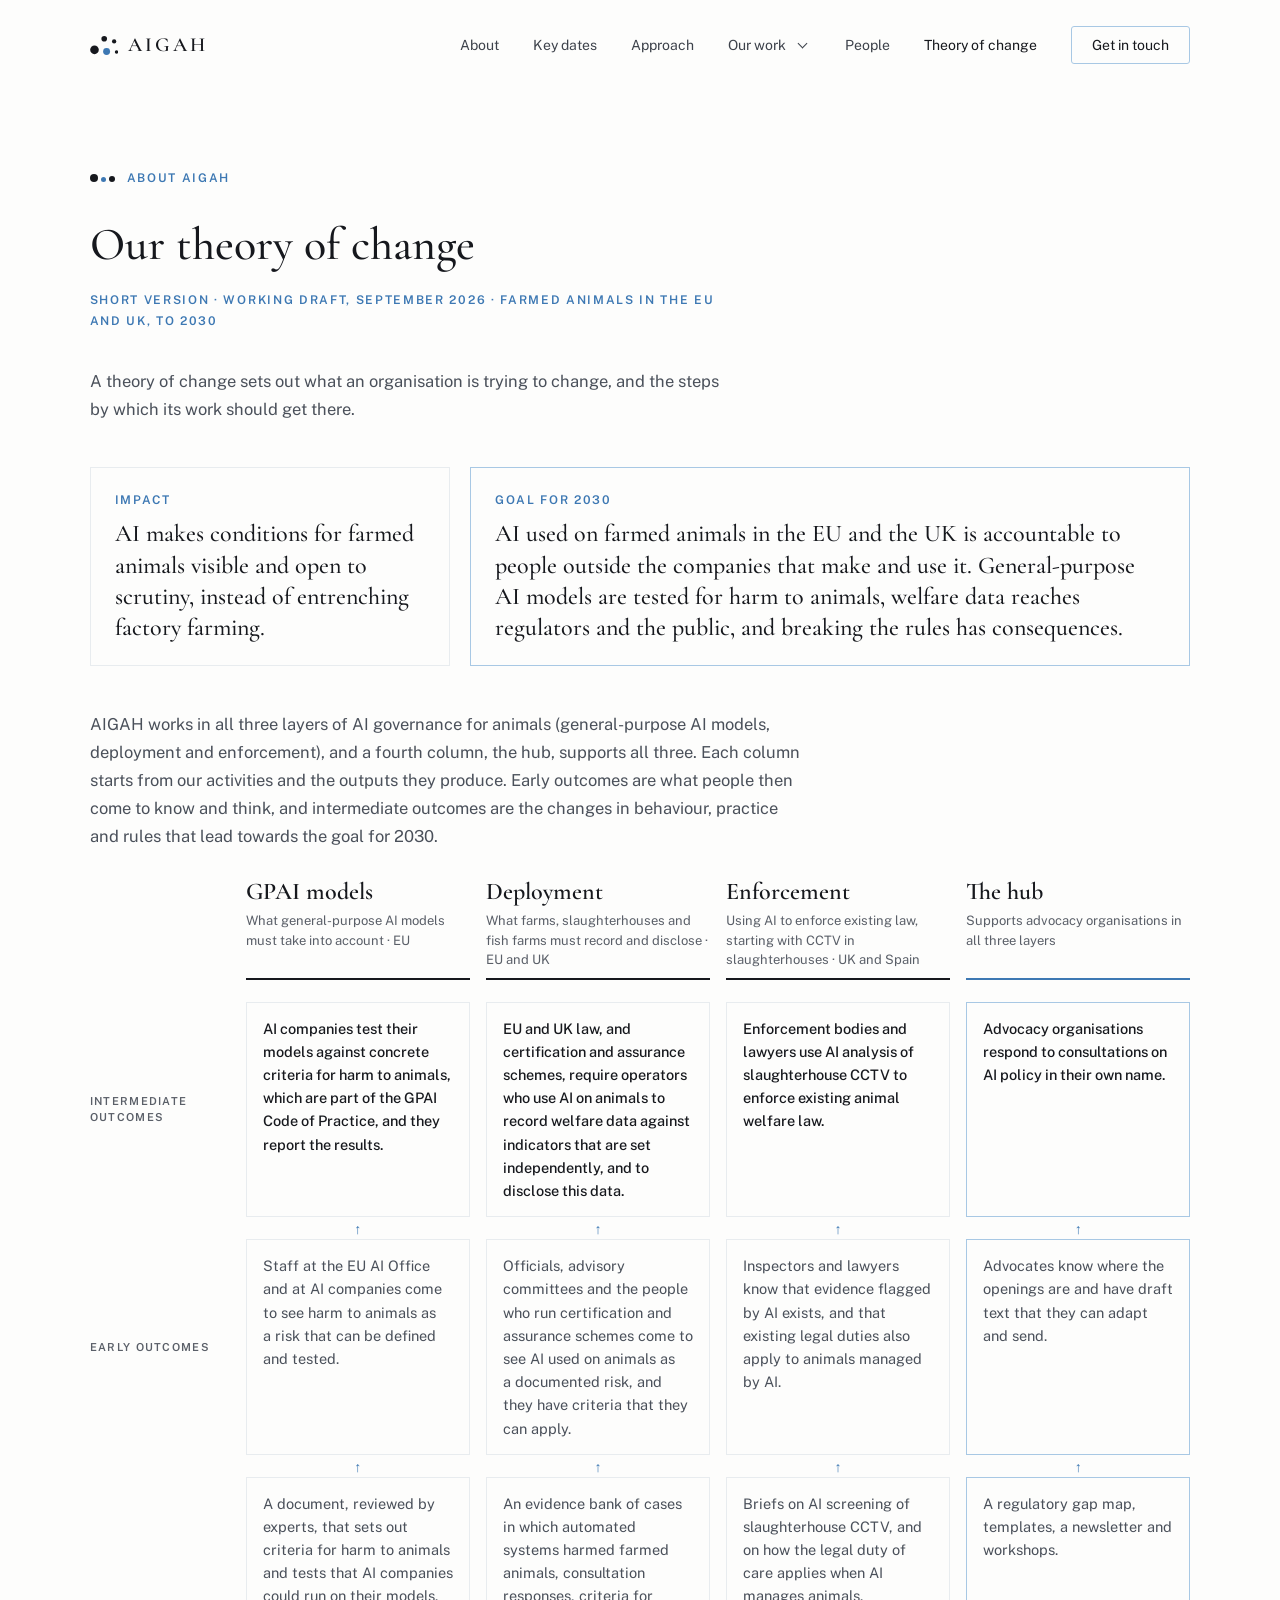
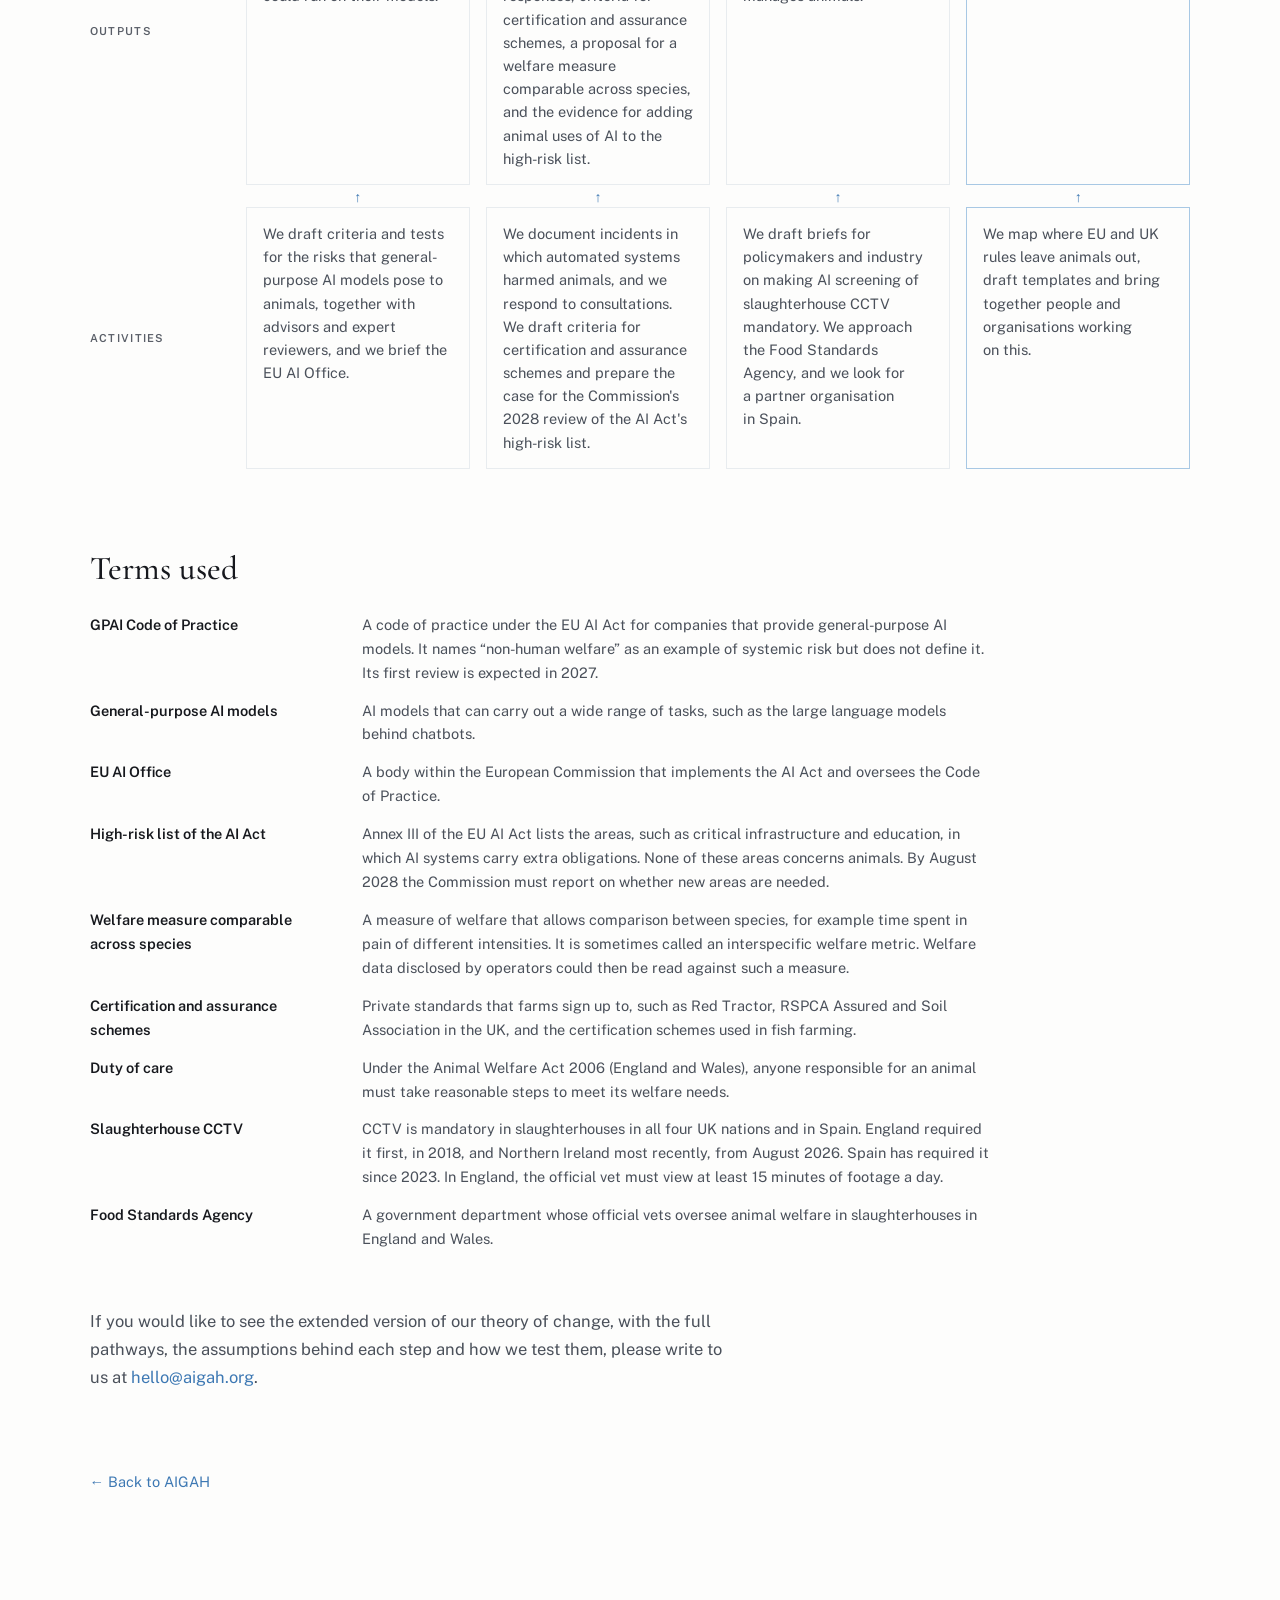
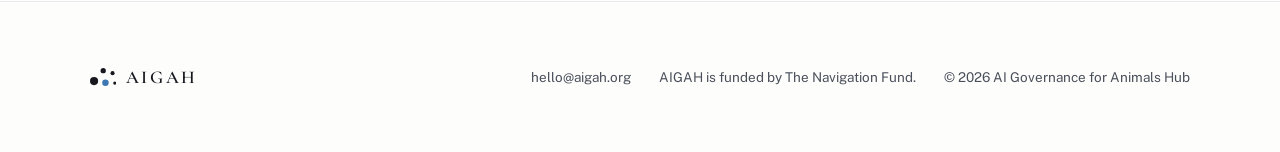
<file: theory-of-change.html>
<!DOCTYPE html>
<html lang="en-GB">
<head>
  <meta charset="utf-8">
  <meta name="viewport" content="width=device-width, initial-scale=1">
  <title>Theory of change – AIGAH</title>
  <meta name="description" content="How AIGAH expects its work to change AI governance for farmed animals in the EU and the UK by 2030, in three layers: general-purpose AI models, deployment and enforcement.">
  <meta property="og:title" content="Theory of change – AIGAH">
  <meta property="og:description" content="How AIGAH expects its work to change AI governance for farmed animals in the EU and the UK by 2030, in three layers: general-purpose AI models, deployment and enforcement.">
  <meta property="og:image" content="https://aigah.org/assets/og-image.png">
  <meta property="og:type" content="website">
  <meta property="og:url" content="https://aigah.org/theory-of-change.html">
  <link rel="icon" href="assets/favicon.svg" type="image/svg+xml">
  <link rel="icon" href="assets/favicon-512.png" type="image/png" sizes="512x512">
  <link rel="apple-touch-icon" href="assets/favicon-512.png">
  <link rel="preconnect" href="https://fonts.googleapis.com">
  <link rel="preconnect" href="https://fonts.gstatic.com" crossorigin>
  <link href="https://fonts.googleapis.com/css2?family=Cormorant+Garamond:wght@500;600&family=Public+Sans:wght@400;500;600&display=swap" rel="stylesheet">
  <link rel="stylesheet" href="css/style.css">
</head>
<body>

  <header class="site-header">
    <a href="index.html" class="wordmark"><svg class="wordmark-dots" viewBox="0 0 64 44" aria-hidden="true"><circle cx="10" cy="32" r="10" fill="#16181d"/><circle cx="32.5" cy="6.5" r="6.5" fill="#16181d"/><circle cx="38" cy="36" r="8" fill="#3d78b3"/><circle cx="55.5" cy="12.5" r="5" fill="#16181d"/><circle cx="61" cy="37" r="4" fill="#16181d"/></svg>AIGAH</a>
    <button class="menu-toggle" aria-expanded="false" aria-controls="site-nav">Menu</button>
    <nav class="site-nav" id="site-nav">
      <a href="index.html#about">About</a>
      <a href="index.html#why">Key dates</a>
      <a href="index.html#approach">Approach</a>
      <div class="nav-group">
        <a href="index.html#projects">Our work</a>
        <button class="nav-sub-toggle" type="button" aria-expanded="false" aria-controls="nav-projects"><span class="visually-hidden">Show the list of our work</span></button>
        <div class="nav-sub" id="nav-projects">
          <a href="index.html#gap-map">Regulatory gap map</a>
          <a href="index.html#criteria">Criteria for &ldquo;non-human welfare&rdquo;</a>
          <a href="index.html#eu-consultation">EU consultation on high-risk AI</a>
          <a href="incubator/" class="nav-sub-head">Sentient Futures incubator</a>
          <a href="incubator/uk.html" class="nav-sub-child">UK: Animal Sentience Committee</a>
          <a href="incubator/philippines.html" class="nav-sub-child">Philippines: AI on farms</a>
          <a href="incubator/evidence-bank.html" class="nav-sub-child">Evidence bank of farm automation failures</a>
          <span class="nav-sub-head nav-sub-label">Events</span>
          <a href="workshops/london-2026.html" class="nav-sub-child">London workshop, 30 October 2026</a>
        </div>
      </div>
      <a href="index.html#people">People</a>
      <a href="theory-of-change.html" aria-current="page">Theory of change</a>
      <a href="index.html#contact" class="nav-cta">Get in touch</a>
    </nav>
  </header>

  <main class="subpage toc-page">
    <div class="eyebrow">
      <span class="eyebrow-dots"><span></span><span></span><span></span></span>
      <span class="eyebrow-label">About AIGAH</span>
    </div>

    <h1>Our theory of change</h1>
    <p class="subpage-status">Short version · Working draft, September 2026 · Farmed animals in the EU and UK, to 2030</p>
    <p>A theory of change sets out what an organisation is trying to change, and the steps by which its work should get there.</p>

    <div class="toc-aims">
      <div class="toc-aim">
        <p class="toc-aim-label">Impact</p>
        <p class="toc-aim-text">AI makes conditions for farmed animals visible and open to scrutiny, instead of entrenching factory farming.</p>
      </div>
      <div class="toc-aim toc-aim-goal">
        <p class="toc-aim-label">Goal for 2030</p>
        <p class="toc-aim-text">AI used on farmed animals in the EU and the UK is accountable to people outside the companies that make and use it. General-purpose AI models are tested for harm to animals, welfare data reaches regulators and the public, and breaking the rules has consequences.</p>
      </div>
    </div>

    <p class="toc-lead">AIGAH works in all three layers of AI governance for animals (general-purpose AI models, deployment and enforcement), and a fourth column, the hub, supports all three. Each column starts from our activities and the outputs they produce. Early outcomes are what people then come to know and think, and intermediate outcomes are the changes in behaviour, practice and rules that lead towards the goal for 2030.</p>

    <div class="toc-grid">
      <div class="toc-rowlabels" aria-hidden="true">
        <span class="toc-rl toc-rl-head"></span>
        <span class="toc-rl toc-rl-change">Intermediate outcomes</span>
        <span class="toc-rl toc-rl-know">Early outcomes</span>
        <span class="toc-rl toc-rl-produce">Outputs</span>
        <span class="toc-rl toc-rl-do">Activities</span>
      </div>

      <div class="toc-col">
        <div class="toc-head">
          <h2>GPAI models</h2>
          <p>What general-purpose AI models must take into account · EU</p>
        </div>
        <div class="toc-cell toc-do"><p class="toc-label">Activities</p><p>We draft criteria and tests for the risks that general-purpose AI models pose to animals, together with advisors and expert reviewers, and we brief the EU AI Office.</p></div>
        <div class="toc-cell toc-produce"><p class="toc-label">Outputs</p><p>A document, reviewed by experts, that sets out criteria for harm to animals and tests that AI companies could run on their models.</p></div>
        <div class="toc-cell toc-know"><p class="toc-label">Early outcomes</p><p>Staff at the EU AI Office and at AI companies come to see harm to animals as a risk that can be defined and tested.</p></div>
        <div class="toc-cell toc-change"><p class="toc-label">Intermediate outcomes</p><p>AI companies test their models against concrete criteria for harm to animals, which are part of the GPAI Code of Practice, and they report the results.</p></div>
      </div>

      <div class="toc-col">
        <div class="toc-head">
          <h2>Deployment</h2>
          <p>What farms, slaughterhouses and fish farms must record and disclose · EU and UK</p>
        </div>
        <div class="toc-cell toc-do"><p class="toc-label">Activities</p><p>We document incidents in which automated systems harmed animals, and we respond to consultations. We draft criteria for certification and assurance schemes and prepare the case for the Commission's 2028 review of the AI Act's high-risk list.</p></div>
        <div class="toc-cell toc-produce"><p class="toc-label">Outputs</p><p>An evidence bank of cases in which automated systems harmed farmed animals, consultation responses, criteria for certification and assurance schemes, a proposal for a welfare measure comparable across species, and the evidence for adding animal uses of AI to the high-risk list.</p></div>
        <div class="toc-cell toc-know"><p class="toc-label">Early outcomes</p><p>Officials, advisory committees and the people who run certification and assurance schemes come to see AI used on animals as a documented risk, and they have criteria that they can apply.</p></div>
        <div class="toc-cell toc-change"><p class="toc-label">Intermediate outcomes</p><p>EU and UK law, and certification and assurance schemes, require operators who use AI on animals to record welfare data against indicators that are set independently, and to disclose this data.</p></div>
      </div>

      <div class="toc-col">
        <div class="toc-head">
          <h2>Enforcement</h2>
          <p>Using AI to enforce existing law, starting with CCTV in slaughterhouses · UK and Spain</p>
        </div>
        <div class="toc-cell toc-do"><p class="toc-label">Activities</p><p>We draft briefs for policymakers and industry on making AI screening of slaughterhouse CCTV mandatory. We approach the Food Standards Agency, and we look for a partner organisation in Spain.</p></div>
        <div class="toc-cell toc-produce"><p class="toc-label">Outputs</p><p>Briefs on AI screening of slaughterhouse CCTV, and on how the legal duty of care applies when AI manages animals.</p></div>
        <div class="toc-cell toc-know"><p class="toc-label">Early outcomes</p><p>Inspectors and lawyers know that evidence flagged by AI exists, and that existing legal duties also apply to animals managed by AI.</p></div>
        <div class="toc-cell toc-change"><p class="toc-label">Intermediate outcomes</p><p>Enforcement bodies and lawyers use AI analysis of slaughterhouse CCTV to enforce existing animal welfare law.</p></div>
      </div>

      <div class="toc-col toc-hub">
        <div class="toc-head">
          <h2>The hub</h2>
          <p>Supports advocacy organisations in all three layers</p>
        </div>
        <div class="toc-cell toc-do"><p class="toc-label">Activities</p><p>We map where EU and UK rules leave animals out, draft templates and bring together people and organisations working on this.</p></div>
        <div class="toc-cell toc-produce"><p class="toc-label">Outputs</p><p>A regulatory gap map, templates, a newsletter and workshops.</p></div>
        <div class="toc-cell toc-know"><p class="toc-label">Early outcomes</p><p>Advocates know where the openings are and have draft text that they can adapt and send.</p></div>
        <div class="toc-cell toc-change"><p class="toc-label">Intermediate outcomes</p><p>Advocacy organisations respond to consultations on AI policy in their own name.</p></div>
      </div>
    </div>
    <h2 class="toc-subhead">Terms used</h2>
    <dl class="glossary">
      <dt>GPAI Code of Practice</dt>
      <dd>A code of practice under the EU AI Act for companies that provide general-purpose AI models. It names &ldquo;non-human welfare&rdquo; as an example of systemic risk but does not define it. Its first review is expected in 2027.</dd>
      <dt>General-purpose AI models</dt>
      <dd>AI models that can carry out a wide range of tasks, such as the large language models behind chatbots.</dd>
      <dt>EU AI Office</dt>
      <dd>A body within the European Commission that implements the AI Act and oversees the Code of Practice.</dd>
      <dt>High-risk list of the AI Act</dt>
      <dd>Annex III of the EU AI Act lists the areas, such as critical infrastructure and education, in which AI systems carry extra obligations. None of these areas concerns animals. By August 2028 the Commission must report on whether new areas are needed.</dd>
      <dt>Welfare measure comparable across species</dt>
      <dd>A measure of welfare that allows comparison between species, for example time spent in pain of different intensities. It is sometimes called an interspecific welfare metric. Welfare data disclosed by operators could then be read against such a measure.</dd>
      <dt>Certification and assurance schemes</dt>
      <dd>Private standards that farms sign up to, such as Red Tractor, RSPCA Assured and Soil Association in the UK, and the certification schemes used in fish farming.</dd>
      <dt>Duty of care</dt>
      <dd>Under the Animal Welfare Act 2006 (England and Wales), anyone responsible for an animal must take reasonable steps to meet its welfare needs.</dd>
      <dt>Slaughterhouse CCTV</dt>
      <dd>CCTV is mandatory in slaughterhouses in all four UK nations and in Spain. England required it first, in 2018, and Northern Ireland most recently, from August 2026. Spain has required it since 2023. In England, the official vet must view at least 15 minutes of footage a day.</dd>
      <dt>Food Standards Agency</dt>
      <dd>A government department whose official vets oversee animal welfare in slaughterhouses in England and Wales.</dd>
    </dl>

    <p class="toc-extended">If you would like to see the extended version of our theory of change, with the full pathways, the assumptions behind each step and how we test them, please write to us at <a href="mailto:hello@aigah.org">hello@aigah.org</a>.</p>

    <a href="index.html" class="back-link">&larr; Back to AIGAH</a>
  </main>

  <footer class="site-footer">
    <span class="footer-wordmark"><svg class="wordmark-dots" viewBox="0 0 64 44" aria-hidden="true"><circle cx="10" cy="32" r="10" fill="#16181d"/><circle cx="32.5" cy="6.5" r="6.5" fill="#16181d"/><circle cx="38" cy="36" r="8" fill="#3d78b3"/><circle cx="55.5" cy="12.5" r="5" fill="#16181d"/><circle cx="61" cy="37" r="4" fill="#16181d"/></svg>AIGAH</span>
    <div class="footer-meta">
      <a href="mailto:hello@aigah.org">hello@aigah.org</a>
      <span>AIGAH is funded by <a href="https://www.navigation.org/" target="_blank" rel="noopener">The Navigation Fund</a>.</span>
      <span>&copy; 2026 AI Governance for Animals Hub</span>
    </div>
  </footer>

  <script src="js/site.js"></script>
</body>
</html>
</file>
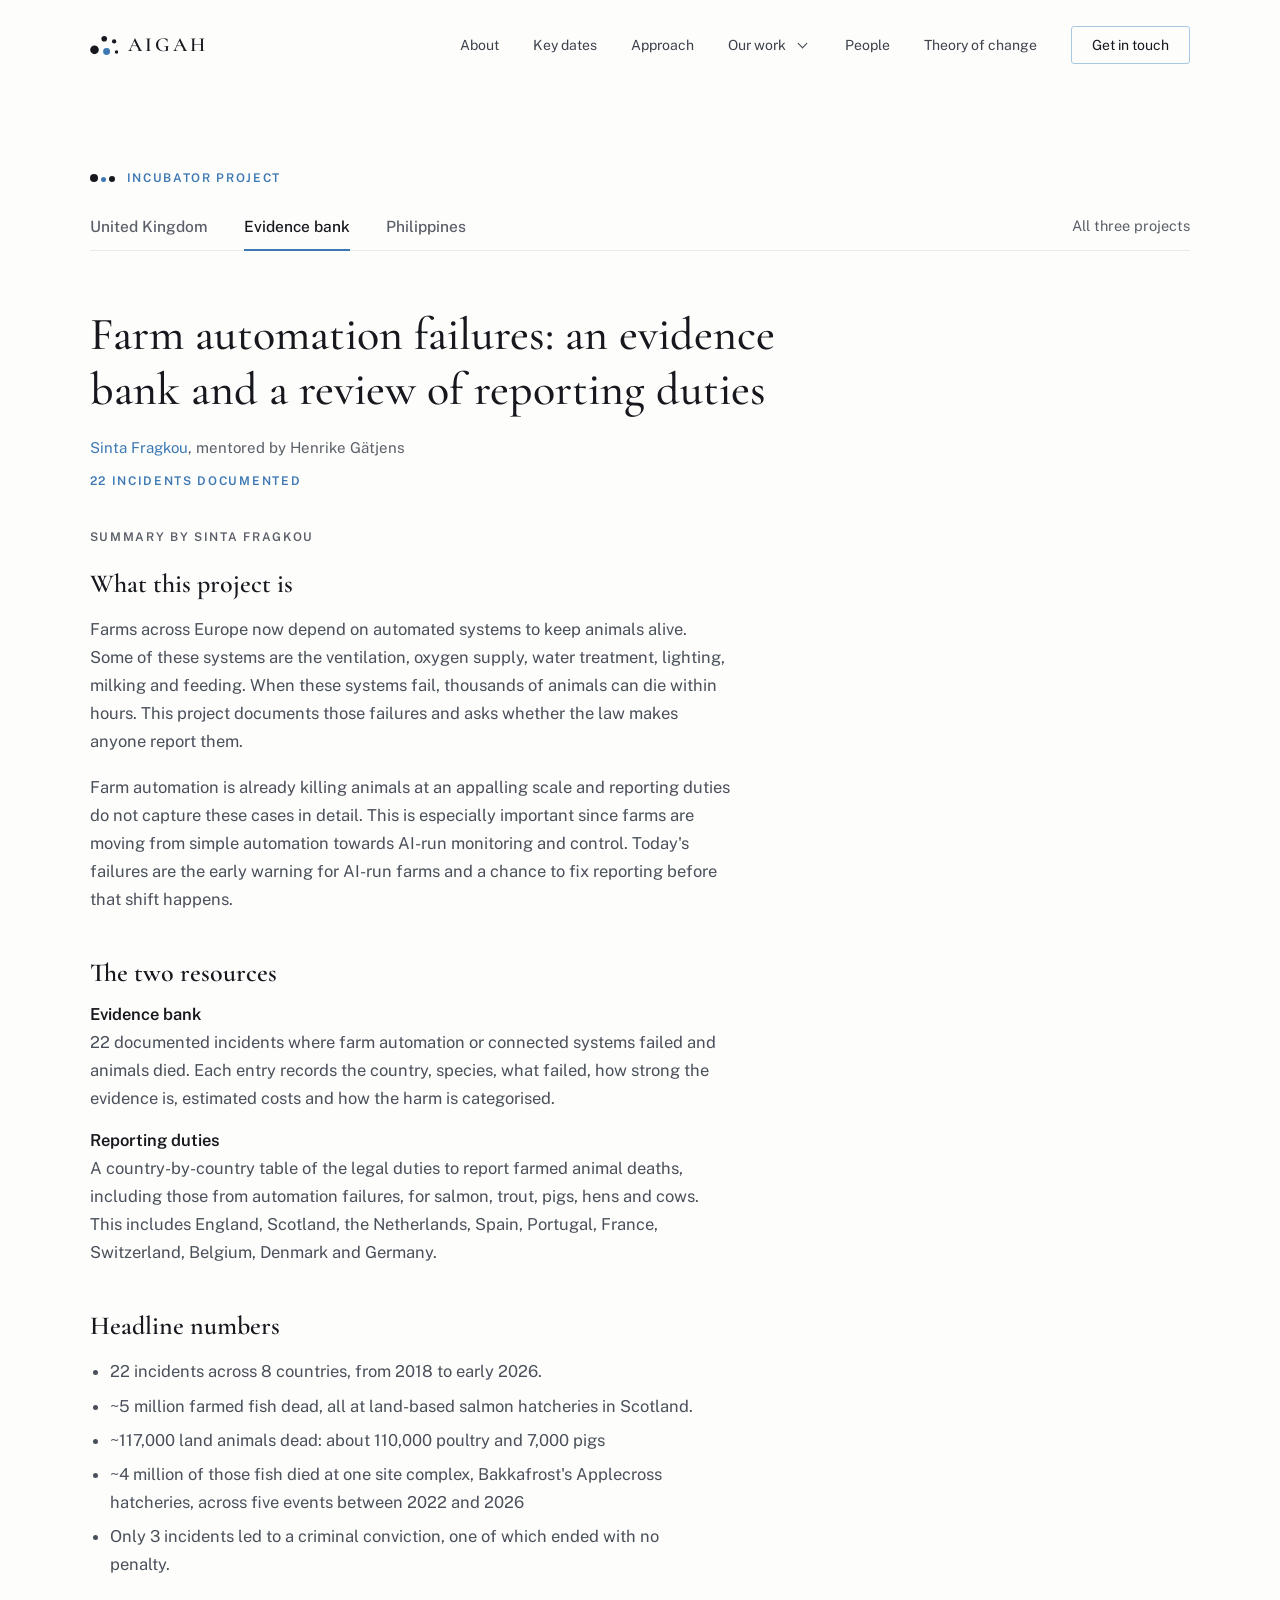
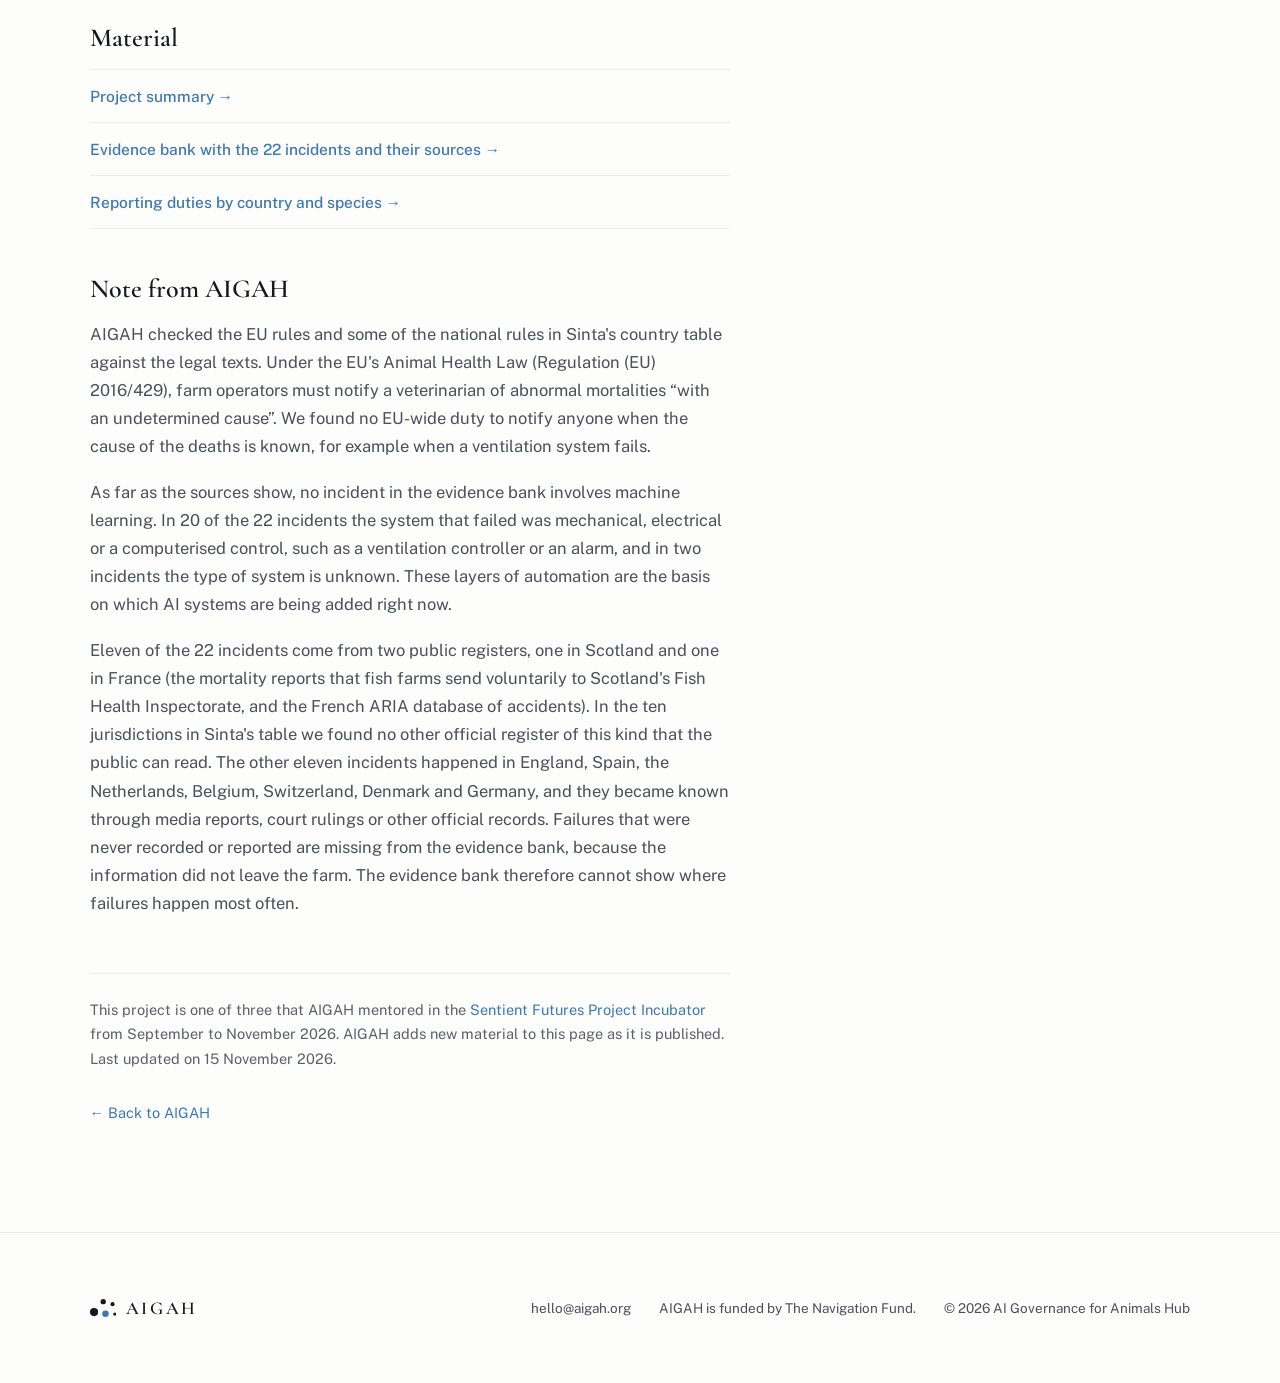
<file: incubator/evidence-bank.html>
<!DOCTYPE html>
<html lang="en-GB">
<head>
  <meta charset="utf-8">
  <meta name="viewport" content="width=device-width, initial-scale=1">
  <title>Farm automation failures: an evidence bank and a review of reporting duties – AIGAH</title>
  <meta name="description" content="Sinta Fragkou documented 22 incidents in which automated farm systems failed and animals died, and compared the legal duties to report farmed animal deaths in ten European jurisdictions.">
  <meta property="og:title" content="Farm automation failures: an evidence bank and a review of reporting duties – AIGAH">
  <meta property="og:description" content="Sinta Fragkou documented 22 incidents in which automated farm systems failed and animals died, and compared the legal duties to report farmed animal deaths in ten European jurisdictions.">
  <meta property="og:image" content="https://aigah.org/assets/og-image.png">
  <meta property="og:type" content="website">
  <meta property="og:url" content="https://aigah.org/incubator/evidence-bank">
  <link rel="icon" href="../assets/favicon.svg" type="image/svg+xml">
  <link rel="icon" href="../assets/favicon-512.png" type="image/png" sizes="512x512">
  <link rel="apple-touch-icon" href="../assets/favicon-512.png">
  <link rel="preconnect" href="https://fonts.googleapis.com">
  <link rel="preconnect" href="https://fonts.gstatic.com" crossorigin>
  <link href="https://fonts.googleapis.com/css2?family=Cormorant+Garamond:wght@500;600&family=Public+Sans:wght@400;500;600&display=swap" rel="stylesheet">
  <link rel="stylesheet" href="../css/style.css">
</head>
<body>

  <header class="site-header">
    <a href="../index.html" class="wordmark"><svg class="wordmark-dots" viewBox="0 0 64 44" aria-hidden="true"><circle cx="10" cy="32" r="10" fill="#16181d"/><circle cx="32.5" cy="6.5" r="6.5" fill="#16181d"/><circle cx="38" cy="36" r="8" fill="#3d78b3"/><circle cx="55.5" cy="12.5" r="5" fill="#16181d"/><circle cx="61" cy="37" r="4" fill="#16181d"/></svg>AIGAH</a>
    <button class="menu-toggle" aria-expanded="false" aria-controls="site-nav">Menu</button>
    <nav class="site-nav" id="site-nav">
      <a href="../index.html#about">About</a>
      <a href="../index.html#why">Key dates</a>
      <a href="../index.html#approach">Approach</a>
      <div class="nav-group">
        <a href="../index.html#projects">Our work</a>
        <button class="nav-sub-toggle" type="button" aria-expanded="false" aria-controls="nav-projects"><span class="visually-hidden">Show the list of our work</span></button>
        <div class="nav-sub" id="nav-projects">
          <a href="../index.html#gap-map">Regulatory gap map</a>
          <a href="../index.html#criteria">Criteria for &ldquo;non-human welfare&rdquo;</a>
          <a href="../index.html#eu-consultation">EU consultation on high-risk AI</a>
          <a href="../incubator/" class="nav-sub-head">Sentient Futures incubator</a>
          <a href="../incubator/uk.html" class="nav-sub-child">UK: Animal Sentience Committee</a>
          <a href="../incubator/philippines.html" class="nav-sub-child">Philippines: AI on farms</a>
          <a href="../incubator/evidence-bank.html" class="nav-sub-child" aria-current="page">Evidence bank of farm automation failures</a>
          <span class="nav-sub-head nav-sub-label">Events</span>
          <a href="../workshops/london-2026.html" class="nav-sub-child">London workshop, 30 October 2026</a>
        </div>
      </div>
      <a href="../index.html#people">People</a>
      <a href="../theory-of-change.html">Theory of change</a>
      <a href="../index.html#contact" class="nav-cta">Get in touch</a>
    </nav>
  </header>

  <main class="subpage incubator-page">
    <div class="eyebrow">
      <span class="eyebrow-dots"><span></span><span></span><span></span></span>
      <span class="eyebrow-label">Incubator project</span>
    </div>

    <nav class="project-nav" aria-label="Projects from the Sentient Futures Project Incubator">
      <a href="uk.html">United Kingdom</a>
      <a href="evidence-bank.html" aria-current="page">Evidence bank</a>
      <a href="philippines.html">Philippines</a>
      <a href="./" class="project-nav-all">All three projects</a>
    </nav>

    <h1>Farm automation failures: an evidence bank and a review of reporting duties</h1>
    <p class="panel-byline"><a href="https://www.linkedin.com/in/sinta-fragkou/" target="_blank" rel="noopener">Sinta Fragkou</a>, mentored by Henrike Gätjens</p>
    <p class="subpage-status">22 incidents documented</p>

    <p class="panel-source">Summary by Sinta Fragkou</p>

    <h2 class="panel-subhead">What this project is</h2>
    <p>Farms across Europe now depend on automated systems to keep animals alive. Some of these systems are the ventilation, oxygen supply, water treatment, lighting, milking and feeding. When these systems fail, thousands of animals can die within hours. This project documents those failures and asks whether the law makes anyone report them.</p>
    <p>Farm automation is already killing animals at an appalling scale and reporting duties do not capture these cases in detail. This is especially important since farms are moving from simple automation towards AI-run monitoring and control. Today's failures are the early warning for AI-run farms and a chance to fix reporting before that shift happens.</p>

    <h2 class="panel-subhead">The two resources</h2>
    <dl class="resources">
      <dt>Evidence bank</dt>
      <dd>22 documented incidents where farm automation or connected systems failed and animals died. Each entry records the country, species, what failed, how strong the evidence is, estimated costs and how the harm is categorised.</dd>
      <dt>Reporting duties</dt>
      <dd>A country-by-country table of the legal duties to report farmed animal deaths, including those from automation failures, for salmon, trout, pigs, hens and cows. This includes England, Scotland, the Netherlands, Spain, Portugal, France, Switzerland, Belgium, Denmark and Germany.</dd>
    </dl>

    <h2 class="panel-subhead">Headline numbers</h2>
    <ul class="figures">
      <li>22 incidents across 8 countries, from 2018 to early 2026.</li>
      <li>~5 million farmed fish dead, all at land-based salmon hatcheries in Scotland.</li>
      <li>~117,000 land animals dead: about 110,000 poultry and 7,000 pigs</li>
      <li>~4 million of those fish died at one site complex, Bakkafrost's Applecross hatcheries, across five events between 2022 and 2026</li>
      <li>Only 3 incidents led to a criminal conviction, one of which ended with no penalty.</li>
    </ul>

    <h2 class="panel-subhead">Material</h2>
    <ul class="material">
      <li><a class="material-title" href="https://app.notion.com/p/Summarised-project-3d75cbf225ff801d8039f730fb3ba6cf" target="_blank" rel="noopener">Project summary&nbsp;&rarr;</a></li>
      <li><a class="material-title" href="https://app.notion.com/p/Evidence-bank-4045cbf225ff80888be6ed8e49a63ff8" target="_blank" rel="noopener">Evidence bank with the 22 incidents and their sources&nbsp;&rarr;</a></li>
      <li><a class="material-title" href="https://app.notion.com/p/Reporting-duties-3ea5cbf225ff801885f6cd64f69f47c7" target="_blank" rel="noopener">Reporting duties by country and species&nbsp;&rarr;</a></li>
    </ul>

    <h2 class="panel-subhead">Note from AIGAH</h2>
    <p>AIGAH checked the EU rules and some of the national rules in Sinta's country table against the legal texts. Under the EU's Animal Health Law (Regulation (EU) 2016/429), farm operators must notify a veterinarian of abnormal mortalities &ldquo;with an undetermined cause&rdquo;. We found no EU-wide duty to notify anyone when the cause of the deaths is known, for example when a ventilation system fails.</p>
    <p>As far as the sources show, no incident in the evidence bank involves machine learning. In 20 of the 22 incidents the system that failed was mechanical, electrical or a computerised control, such as a ventilation controller or an alarm, and in two incidents the type of system is unknown. These layers of automation are the basis on which AI systems are being added right now.</p>
    <p>Eleven of the 22 incidents come from two public registers, one in Scotland and one in France (the mortality reports that fish farms send voluntarily to Scotland's Fish Health Inspectorate, and the French ARIA database of accidents). In the ten jurisdictions in Sinta's table we found no other official register of this kind that the public can read. The other eleven incidents happened in England, Spain, the Netherlands, Belgium, Switzerland, Denmark and Germany, and they became known through media reports, court rulings or other official records. Failures that were never recorded or reported are missing from the evidence bank, because the information did not leave the farm. The evidence bank therefore cannot show where failures happen most often.</p>

    <p class="project-context">This project is one of three that AIGAH mentored in the <a href="https://www.sentientfutures.ai/incubator/" target="_blank" rel="noopener">Sentient Futures Project Incubator</a> from September to November 2026. AIGAH adds new material to this page as it is published. Last updated on 15 November 2026.</p>

    <a href="../index.html#people" class="back-link">&larr; Back to AIGAH</a>
  </main>

  <footer class="site-footer">
    <span class="footer-wordmark"><svg class="wordmark-dots" viewBox="0 0 64 44" aria-hidden="true"><circle cx="10" cy="32" r="10" fill="#16181d"/><circle cx="32.5" cy="6.5" r="6.5" fill="#16181d"/><circle cx="38" cy="36" r="8" fill="#3d78b3"/><circle cx="55.5" cy="12.5" r="5" fill="#16181d"/><circle cx="61" cy="37" r="4" fill="#16181d"/></svg>AIGAH</span>
    <div class="footer-meta">
      <a href="mailto:hello@aigah.org">hello@aigah.org</a>
      <span>AIGAH is funded by <a href="https://www.navigation.org/" target="_blank" rel="noopener">The Navigation Fund</a>.</span>
      <span>&copy; 2026 AI Governance for Animals Hub</span>
    </div>
  </footer>

  <script src="../js/site.js"></script>
</body>
</html>
</file>
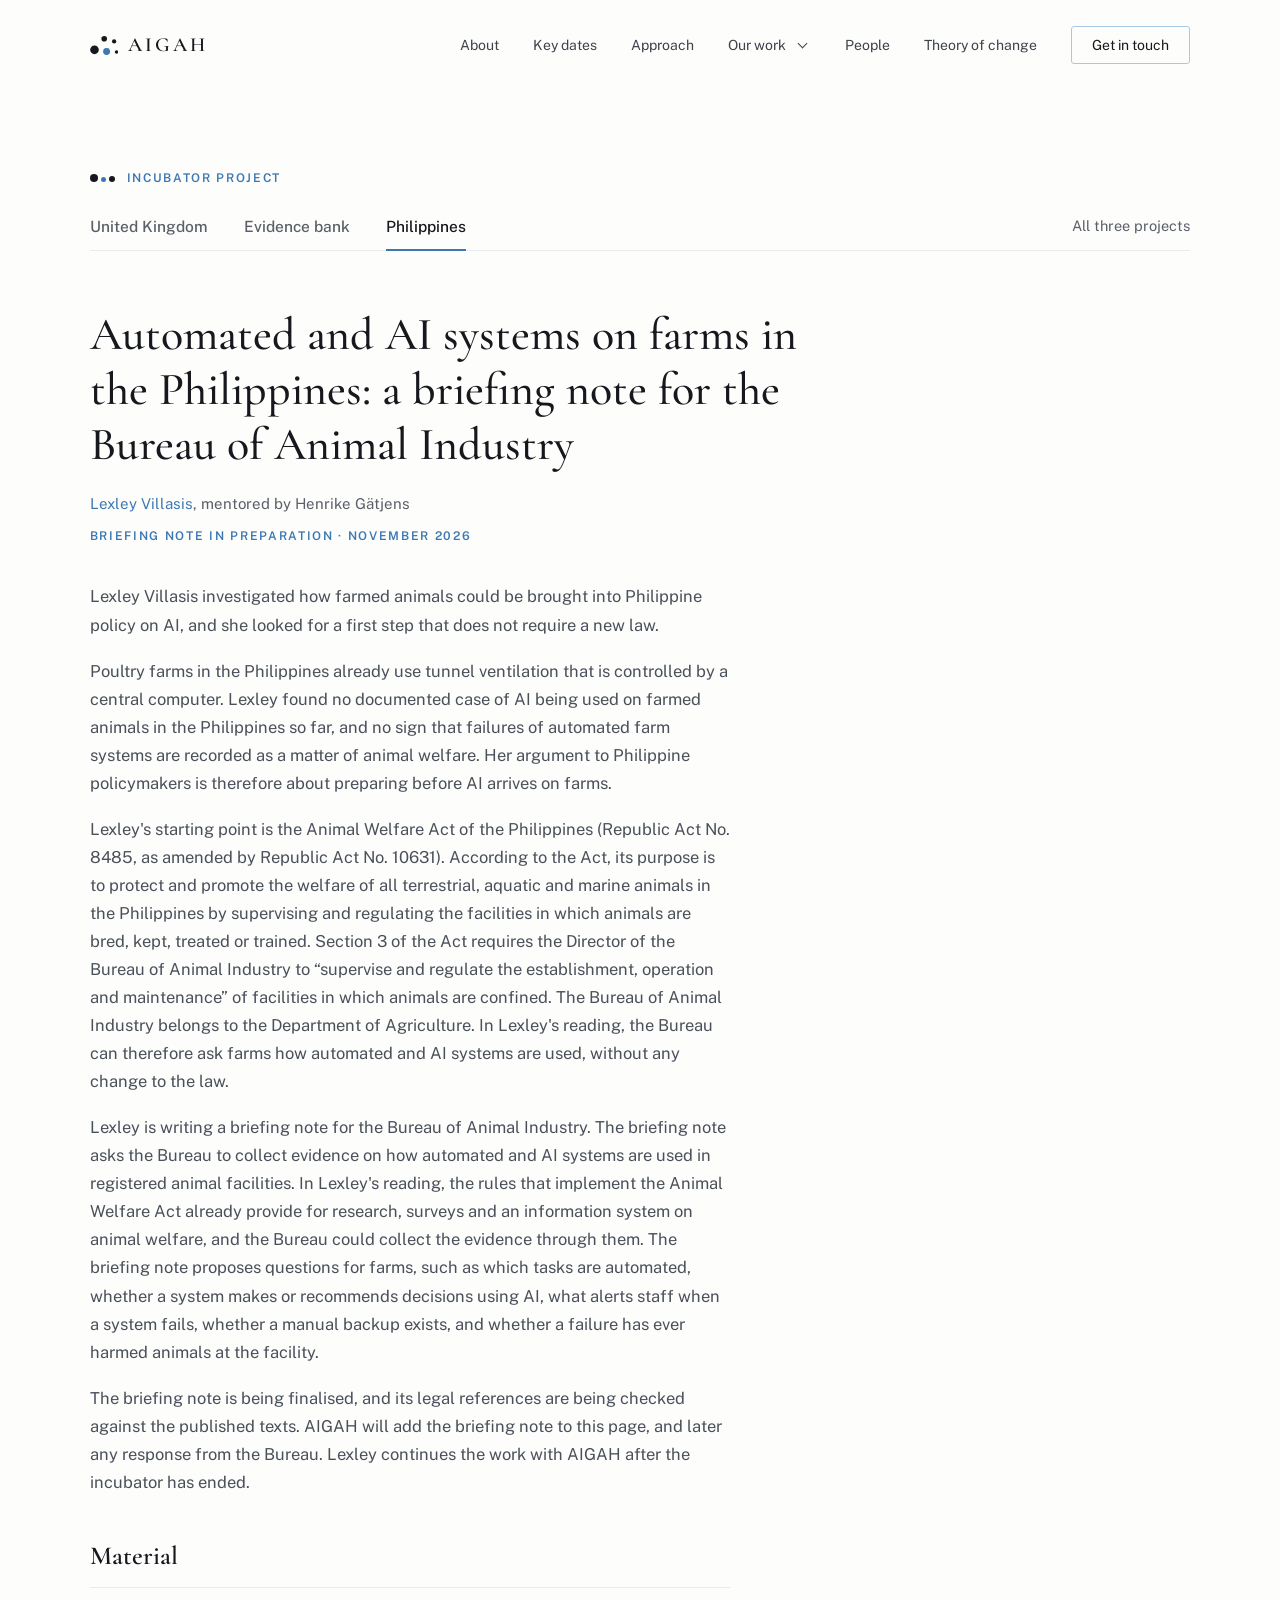
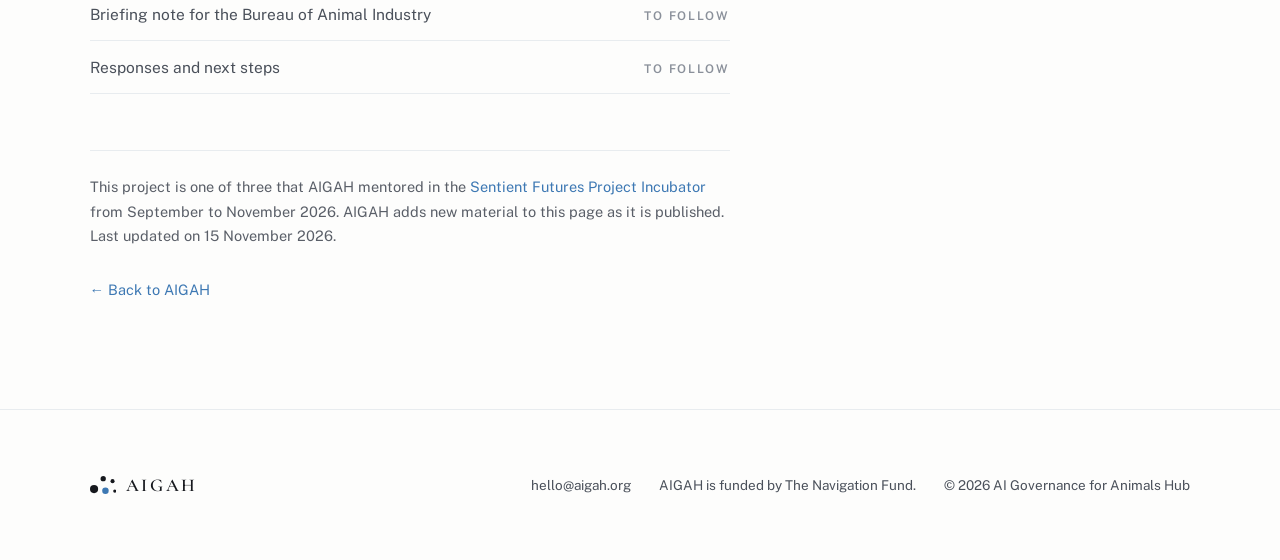
<file: incubator/philippines.html>
<!DOCTYPE html>
<html lang="en-GB">
<head>
  <meta charset="utf-8">
  <meta name="viewport" content="width=device-width, initial-scale=1">
  <title>Automated and AI systems on farms in the Philippines – AIGAH</title>
  <meta name="description" content="Lexley Villasis investigated how farmed animals could be brought into Philippine policy on AI, and is preparing a briefing note for the Bureau of Animal Industry.">
  <meta property="og:title" content="Automated and AI systems on farms in the Philippines – AIGAH">
  <meta property="og:description" content="Lexley Villasis investigated how farmed animals could be brought into Philippine policy on AI, and is preparing a briefing note for the Bureau of Animal Industry.">
  <meta property="og:image" content="https://aigah.org/assets/og-image.png">
  <meta property="og:type" content="website">
  <meta property="og:url" content="https://aigah.org/incubator/philippines">
  <link rel="icon" href="../assets/favicon.svg" type="image/svg+xml">
  <link rel="icon" href="../assets/favicon-512.png" type="image/png" sizes="512x512">
  <link rel="apple-touch-icon" href="../assets/favicon-512.png">
  <link rel="preconnect" href="https://fonts.googleapis.com">
  <link rel="preconnect" href="https://fonts.gstatic.com" crossorigin>
  <link href="https://fonts.googleapis.com/css2?family=Cormorant+Garamond:wght@500;600&family=Public+Sans:wght@400;500;600&display=swap" rel="stylesheet">
  <link rel="stylesheet" href="../css/style.css">
</head>
<body>

  <header class="site-header">
    <a href="../index.html" class="wordmark"><svg class="wordmark-dots" viewBox="0 0 64 44" aria-hidden="true"><circle cx="10" cy="32" r="10" fill="#16181d"/><circle cx="32.5" cy="6.5" r="6.5" fill="#16181d"/><circle cx="38" cy="36" r="8" fill="#3d78b3"/><circle cx="55.5" cy="12.5" r="5" fill="#16181d"/><circle cx="61" cy="37" r="4" fill="#16181d"/></svg>AIGAH</a>
    <button class="menu-toggle" aria-expanded="false" aria-controls="site-nav">Menu</button>
    <nav class="site-nav" id="site-nav">
      <a href="../index.html#about">About</a>
      <a href="../index.html#why">Key dates</a>
      <a href="../index.html#approach">Approach</a>
      <div class="nav-group">
        <a href="../index.html#projects">Our work</a>
        <button class="nav-sub-toggle" type="button" aria-expanded="false" aria-controls="nav-projects"><span class="visually-hidden">Show the list of our work</span></button>
        <div class="nav-sub" id="nav-projects">
          <a href="../index.html#gap-map">Regulatory gap map</a>
          <a href="../index.html#criteria">Criteria for &ldquo;non-human welfare&rdquo;</a>
          <a href="../index.html#eu-consultation">EU consultation on high-risk AI</a>
          <a href="../incubator/" class="nav-sub-head">Sentient Futures incubator</a>
          <a href="../incubator/uk.html" class="nav-sub-child">UK: Animal Sentience Committee</a>
          <a href="../incubator/philippines.html" class="nav-sub-child" aria-current="page">Philippines: AI on farms</a>
          <a href="../incubator/evidence-bank.html" class="nav-sub-child">Evidence bank of farm automation failures</a>
          <span class="nav-sub-head nav-sub-label">Events</span>
          <a href="../workshops/london-2026.html" class="nav-sub-child">London workshop, 30 October 2026</a>
        </div>
      </div>
      <a href="../index.html#people">People</a>
      <a href="../theory-of-change.html">Theory of change</a>
      <a href="../index.html#contact" class="nav-cta">Get in touch</a>
    </nav>
  </header>

  <main class="subpage incubator-page">
    <div class="eyebrow">
      <span class="eyebrow-dots"><span></span><span></span><span></span></span>
      <span class="eyebrow-label">Incubator project</span>
    </div>

    <nav class="project-nav" aria-label="Projects from the Sentient Futures Project Incubator">
      <a href="uk.html">United Kingdom</a>
      <a href="evidence-bank.html">Evidence bank</a>
      <a href="philippines.html" aria-current="page">Philippines</a>
      <a href="./" class="project-nav-all">All three projects</a>
    </nav>

    <h1>Automated and AI systems on farms in the Philippines: a briefing note for the Bureau of Animal Industry</h1>
    <p class="panel-byline"><a href="https://www.linkedin.com/in/lexley-villasis/" target="_blank" rel="noopener">Lexley Villasis</a>, mentored by Henrike Gätjens</p>
    <p class="subpage-status">Briefing note in preparation · November 2026</p>

    <p>Lexley Villasis investigated how farmed animals could be brought into Philippine policy on AI, and she looked for a first step that does not require a new law.</p>
    <p>Poultry farms in the Philippines already use tunnel ventilation that is controlled by a central computer. Lexley found no documented case of AI being used on farmed animals in the Philippines so far, and no sign that failures of automated farm systems are recorded as a matter of animal welfare. Her argument to Philippine policymakers is therefore about preparing before AI arrives on farms.</p>
    <p>Lexley's starting point is the Animal Welfare Act of the Philippines (Republic Act No. 8485, as amended by Republic Act No. 10631). According to the Act, its purpose is to protect and promote the welfare of all terrestrial, aquatic and marine animals in the Philippines by supervising and regulating the facilities in which animals are bred, kept, treated or trained. Section 3 of the Act requires the Director of the Bureau of Animal Industry to &ldquo;supervise and regulate the establishment, operation and maintenance&rdquo; of facilities in which animals are confined. The Bureau of Animal Industry belongs to the Department of Agriculture. In Lexley's reading, the Bureau can therefore ask farms how automated and AI systems are used, without any change to the law.</p>
    <p>Lexley is writing a briefing note for the Bureau of Animal Industry. The briefing note asks the Bureau to collect evidence on how automated and AI systems are used in registered animal facilities. In Lexley's reading, the rules that implement the Animal Welfare Act already provide for research, surveys and an information system on animal welfare, and the Bureau could collect the evidence through them. The briefing note proposes questions for farms, such as which tasks are automated, whether a system makes or recommends decisions using AI, what alerts staff when a system fails, whether a manual backup exists, and whether a failure has ever harmed animals at the facility.</p>
    <p>The briefing note is being finalised, and its legal references are being checked against the published texts. AIGAH will add the briefing note to this page, and later any response from the Bureau. Lexley continues the work with AIGAH after the incubator has ended.</p>

    <h2 class="panel-subhead">Material</h2>
    <ul class="material">
      <li><span class="material-title">Briefing note for the Bureau of Animal Industry</span> <span class="material-note">To follow</span></li>
      <li><span class="material-title">Responses and next steps</span> <span class="material-note">To follow</span></li>
    </ul>

    <p class="project-context">This project is one of three that AIGAH mentored in the <a href="https://www.sentientfutures.ai/incubator/" target="_blank" rel="noopener">Sentient Futures Project Incubator</a> from September to November 2026. AIGAH adds new material to this page as it is published. Last updated on 15 November 2026.</p>

    <a href="../index.html#people" class="back-link">&larr; Back to AIGAH</a>
  </main>

  <footer class="site-footer">
    <span class="footer-wordmark"><svg class="wordmark-dots" viewBox="0 0 64 44" aria-hidden="true"><circle cx="10" cy="32" r="10" fill="#16181d"/><circle cx="32.5" cy="6.5" r="6.5" fill="#16181d"/><circle cx="38" cy="36" r="8" fill="#3d78b3"/><circle cx="55.5" cy="12.5" r="5" fill="#16181d"/><circle cx="61" cy="37" r="4" fill="#16181d"/></svg>AIGAH</span>
    <div class="footer-meta">
      <a href="mailto:hello@aigah.org">hello@aigah.org</a>
      <span>AIGAH is funded by <a href="https://www.navigation.org/" target="_blank" rel="noopener">The Navigation Fund</a>.</span>
      <span>&copy; 2026 AI Governance for Animals Hub</span>
    </div>
  </footer>

  <script src="../js/site.js"></script>
</body>
</html>
</file>
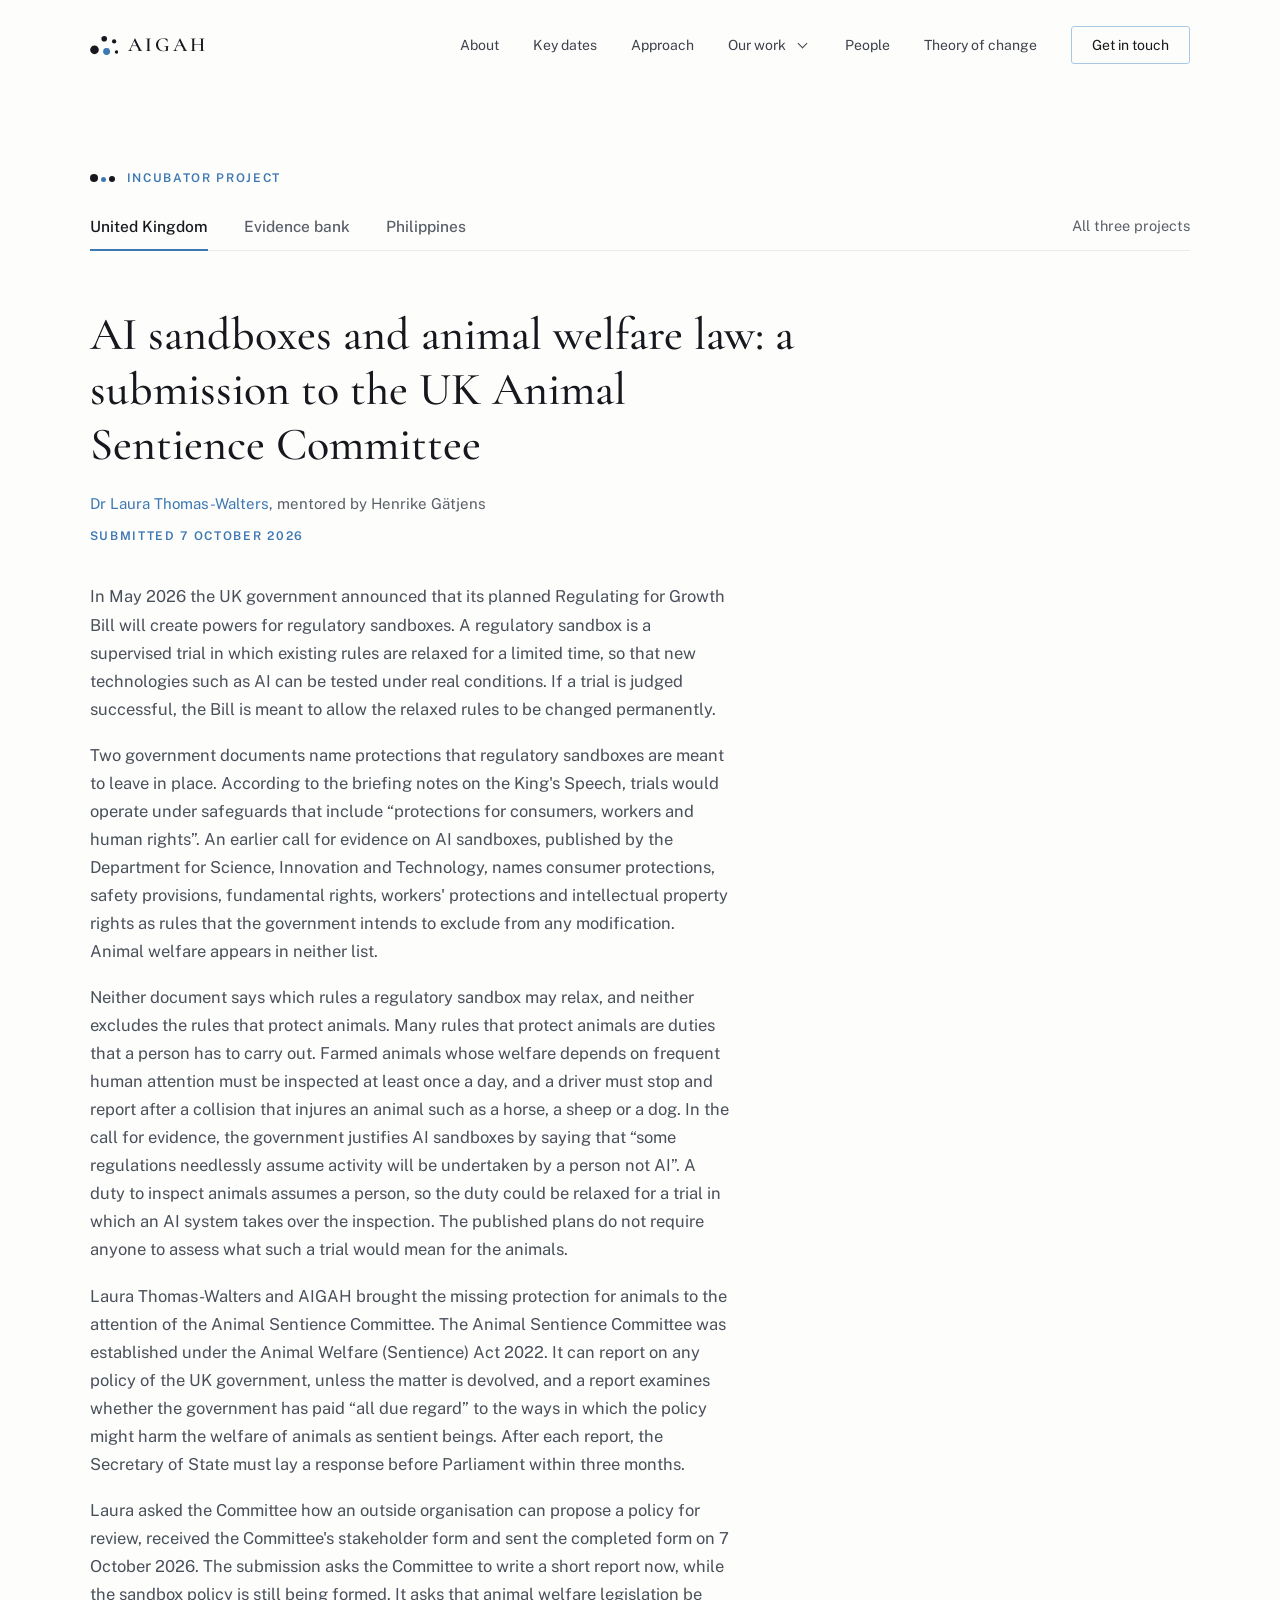
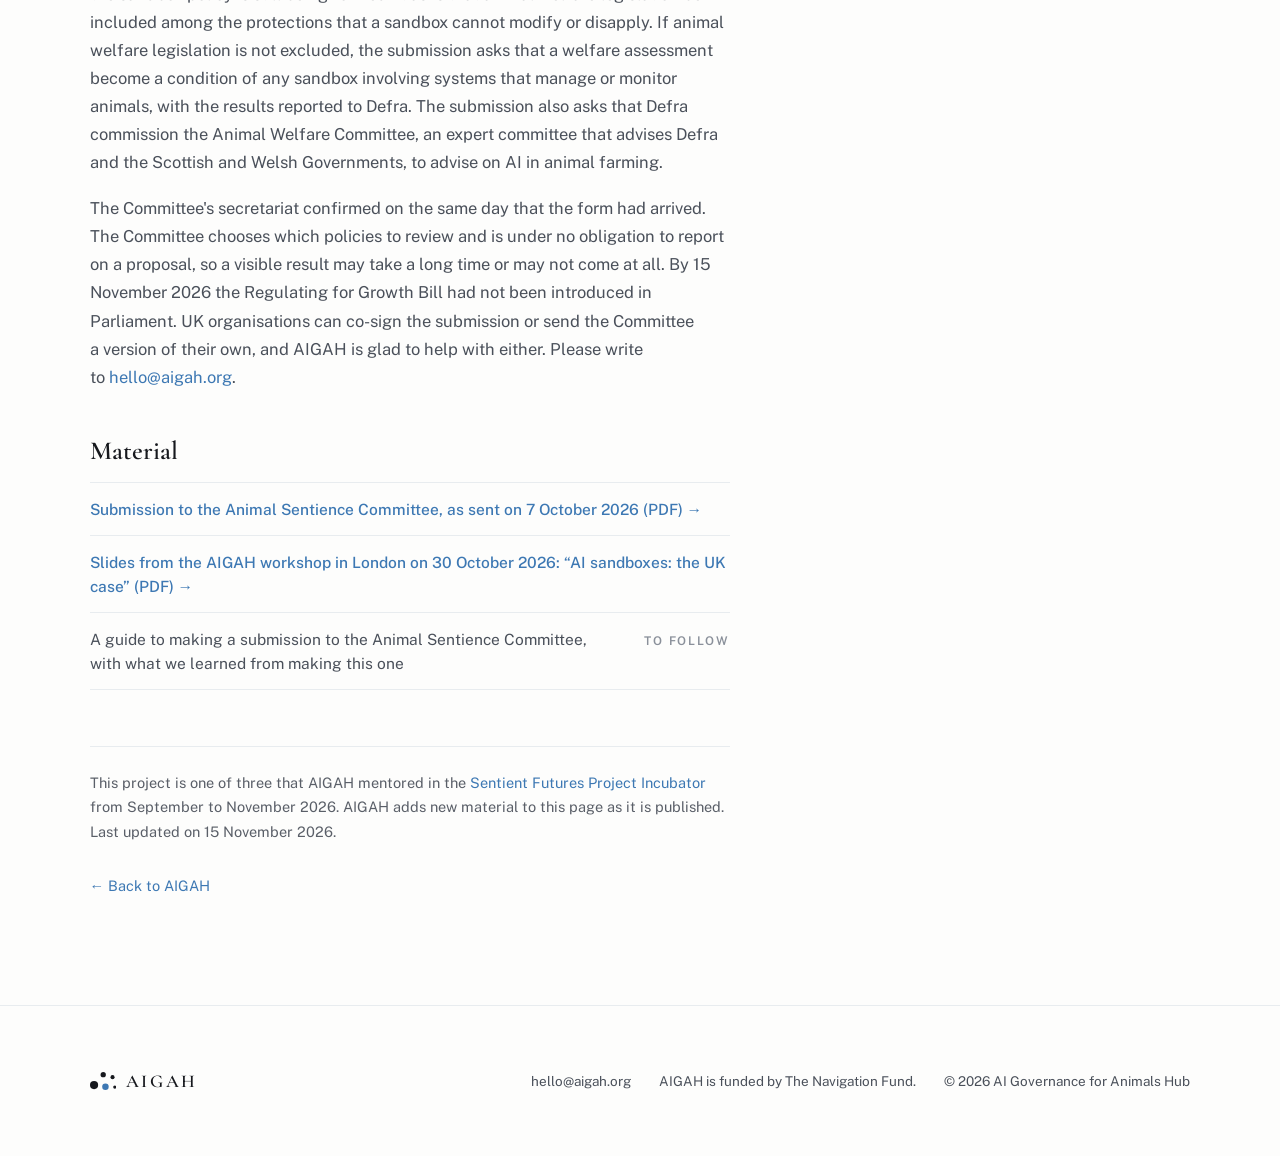
<file: incubator/uk.html>
<!DOCTYPE html>
<html lang="en-GB">
<head>
  <meta charset="utf-8">
  <meta name="viewport" content="width=device-width, initial-scale=1">
  <title>AI sandboxes and animal welfare law: a submission to the UK Animal Sentience Committee – AIGAH</title>
  <meta name="description" content="Laura Thomas-Walters and AIGAH asked the UK Animal Sentience Committee to examine the government's planned regulatory sandboxes, which do not name animal welfare among the protections a sandbox has to leave in place.">
  <meta property="og:title" content="AI sandboxes and animal welfare law: a submission to the UK Animal Sentience Committee – AIGAH">
  <meta property="og:description" content="Laura Thomas-Walters and AIGAH asked the UK Animal Sentience Committee to examine the government's planned regulatory sandboxes, which do not name animal welfare among the protections a sandbox has to leave in place.">
  <meta property="og:image" content="https://aigah.org/assets/og-image.png">
  <meta property="og:type" content="website">
  <meta property="og:url" content="https://aigah.org/incubator/uk">
  <link rel="icon" href="../assets/favicon.svg" type="image/svg+xml">
  <link rel="icon" href="../assets/favicon-512.png" type="image/png" sizes="512x512">
  <link rel="apple-touch-icon" href="../assets/favicon-512.png">
  <link rel="preconnect" href="https://fonts.googleapis.com">
  <link rel="preconnect" href="https://fonts.gstatic.com" crossorigin>
  <link href="https://fonts.googleapis.com/css2?family=Cormorant+Garamond:wght@500;600&family=Public+Sans:wght@400;500;600&display=swap" rel="stylesheet">
  <link rel="stylesheet" href="../css/style.css">
</head>
<body>

  <header class="site-header">
    <a href="../index.html" class="wordmark"><svg class="wordmark-dots" viewBox="0 0 64 44" aria-hidden="true"><circle cx="10" cy="32" r="10" fill="#16181d"/><circle cx="32.5" cy="6.5" r="6.5" fill="#16181d"/><circle cx="38" cy="36" r="8" fill="#3d78b3"/><circle cx="55.5" cy="12.5" r="5" fill="#16181d"/><circle cx="61" cy="37" r="4" fill="#16181d"/></svg>AIGAH</a>
    <button class="menu-toggle" aria-expanded="false" aria-controls="site-nav">Menu</button>
    <nav class="site-nav" id="site-nav">
      <a href="../index.html#about">About</a>
      <a href="../index.html#why">Key dates</a>
      <a href="../index.html#approach">Approach</a>
      <div class="nav-group">
        <a href="../index.html#projects">Our work</a>
        <button class="nav-sub-toggle" type="button" aria-expanded="false" aria-controls="nav-projects"><span class="visually-hidden">Show the list of our work</span></button>
        <div class="nav-sub" id="nav-projects">
          <a href="../index.html#gap-map">Regulatory gap map</a>
          <a href="../index.html#criteria">Criteria for &ldquo;non-human welfare&rdquo;</a>
          <a href="../index.html#eu-consultation">EU consultation on high-risk AI</a>
          <a href="../incubator/" class="nav-sub-head">Sentient Futures incubator</a>
          <a href="../incubator/uk.html" class="nav-sub-child" aria-current="page">UK: Animal Sentience Committee</a>
          <a href="../incubator/philippines.html" class="nav-sub-child">Philippines: AI on farms</a>
          <a href="../incubator/evidence-bank.html" class="nav-sub-child">Evidence bank of farm automation failures</a>
          <span class="nav-sub-head nav-sub-label">Events</span>
          <a href="../workshops/london-2026.html" class="nav-sub-child">London workshop, 30 October 2026</a>
        </div>
      </div>
      <a href="../index.html#people">People</a>
      <a href="../theory-of-change.html">Theory of change</a>
      <a href="../index.html#contact" class="nav-cta">Get in touch</a>
    </nav>
  </header>

  <main class="subpage incubator-page">
    <div class="eyebrow">
      <span class="eyebrow-dots"><span></span><span></span><span></span></span>
      <span class="eyebrow-label">Incubator project</span>
    </div>

    <nav class="project-nav" aria-label="Projects from the Sentient Futures Project Incubator">
      <a href="uk.html" aria-current="page">United Kingdom</a>
      <a href="evidence-bank.html">Evidence bank</a>
      <a href="philippines.html">Philippines</a>
      <a href="./" class="project-nav-all">All three projects</a>
    </nav>

    <h1>AI sandboxes and animal welfare law: a submission to the UK Animal Sentience Committee</h1>
    <p class="panel-byline"><a href="https://www.linkedin.com/in/laura-thomas-walters-529a5a10b/" target="_blank" rel="noopener">Dr Laura Thomas-Walters</a>, mentored by Henrike Gätjens</p>
    <p class="subpage-status">Submitted 7 October 2026</p>

    <p>In May 2026 the UK government announced that its planned Regulating for Growth Bill will create powers for regulatory sandboxes. A regulatory sandbox is a supervised trial in which existing rules are relaxed for a limited time, so that new technologies such as AI can be tested under real conditions. If a trial is judged successful, the Bill is meant to allow the relaxed rules to be changed permanently.</p>
    <p>Two government documents name protections that regulatory sandboxes are meant to leave in place. According to the briefing notes on the King's Speech, trials would operate under safeguards that include &ldquo;protections for consumers, workers and human rights&rdquo;. An earlier call for evidence on AI sandboxes, published by the Department for Science, Innovation and Technology, names consumer protections, safety provisions, fundamental rights, workers' protections and intellectual property rights as rules that the government intends to exclude from any modification. Animal welfare appears in neither list.</p>
    <p>Neither document says which rules a regulatory sandbox may relax, and neither excludes the rules that protect animals. Many rules that protect animals are duties that a person has to carry out. Farmed animals whose welfare depends on frequent human attention must be inspected at least once a day, and a driver must stop and report after a collision that injures an animal such as a horse, a sheep or a dog. In the call for evidence, the government justifies AI sandboxes by saying that &ldquo;some regulations needlessly assume activity will be undertaken by a person not AI&rdquo;. A duty to inspect animals assumes a person, so the duty could be relaxed for a trial in which an AI system takes over the inspection. The published plans do not require anyone to assess what such a trial would mean for the animals.</p>
    <p>Laura Thomas-Walters and AIGAH brought the missing protection for animals to the attention of the Animal Sentience Committee. The Animal Sentience Committee was established under the Animal Welfare (Sentience) Act 2022. It can report on any policy of the UK government, unless the matter is devolved, and a report examines whether the government has paid &ldquo;all due regard&rdquo; to the ways in which the policy might harm the welfare of animals as sentient beings. After each report, the Secretary of State must lay a response before Parliament within three months.</p>
    <p>Laura asked the Committee how an outside organisation can propose a policy for review, received the Committee's stakeholder form and sent the completed form on 7 October 2026. The submission asks the Committee to write a short report now, while the sandbox policy is still being formed. It asks that animal welfare legislation be included among the protections that a sandbox cannot modify or disapply. If animal welfare legislation is not excluded, the submission asks that a welfare assessment become a condition of any sandbox involving systems that manage or monitor animals, with the results reported to Defra. The submission also asks that Defra commission the Animal Welfare Committee, an expert committee that advises Defra and the Scottish and Welsh Governments, to advise on AI in animal farming.</p>
    <p>The Committee's secretariat confirmed on the same day that the form had arrived. The Committee chooses which policies to review and is under no obligation to report on a proposal, so a visible result may take a long time or may not come at all. By 15 November 2026 the Regulating for Growth Bill had not been introduced in Parliament. UK organisations can co-sign the submission or send the Committee a version of their own, and AIGAH is glad to help with either. Please write to <a href="mailto:hello@aigah.org">hello@aigah.org</a>.</p>

    <h2 class="panel-subhead">Material</h2>
    <ul class="material">
      <li><a class="material-title" href="asc-submission-2026-10-07.pdf">Submission to the Animal Sentience Committee, as sent on 7 October 2026 (PDF)&nbsp;&rarr;</a></li>
      <li><a class="material-title" href="ai-sandboxes-the-uk-case-slides-2026-10-30.pdf">Slides from the AIGAH workshop in London on 30 October 2026: &ldquo;AI sandboxes: the UK case&rdquo; (PDF)&nbsp;&rarr;</a></li>
      <li><span class="material-title">A guide to making a submission to the Animal Sentience Committee, with what we learned from making this one</span> <span class="material-note">To follow</span></li>
    </ul>

    <p class="project-context">This project is one of three that AIGAH mentored in the <a href="https://www.sentientfutures.ai/incubator/" target="_blank" rel="noopener">Sentient Futures Project Incubator</a> from September to November 2026. AIGAH adds new material to this page as it is published. Last updated on 15 November 2026.</p>

    <a href="../index.html#people" class="back-link">&larr; Back to AIGAH</a>
  </main>

  <footer class="site-footer">
    <span class="footer-wordmark"><svg class="wordmark-dots" viewBox="0 0 64 44" aria-hidden="true"><circle cx="10" cy="32" r="10" fill="#16181d"/><circle cx="32.5" cy="6.5" r="6.5" fill="#16181d"/><circle cx="38" cy="36" r="8" fill="#3d78b3"/><circle cx="55.5" cy="12.5" r="5" fill="#16181d"/><circle cx="61" cy="37" r="4" fill="#16181d"/></svg>AIGAH</span>
    <div class="footer-meta">
      <a href="mailto:hello@aigah.org">hello@aigah.org</a>
      <span>AIGAH is funded by <a href="https://www.navigation.org/" target="_blank" rel="noopener">The Navigation Fund</a>.</span>
      <span>&copy; 2026 AI Governance for Animals Hub</span>
    </div>
  </footer>

  <script src="../js/site.js"></script>
</body>
</html>
</file>
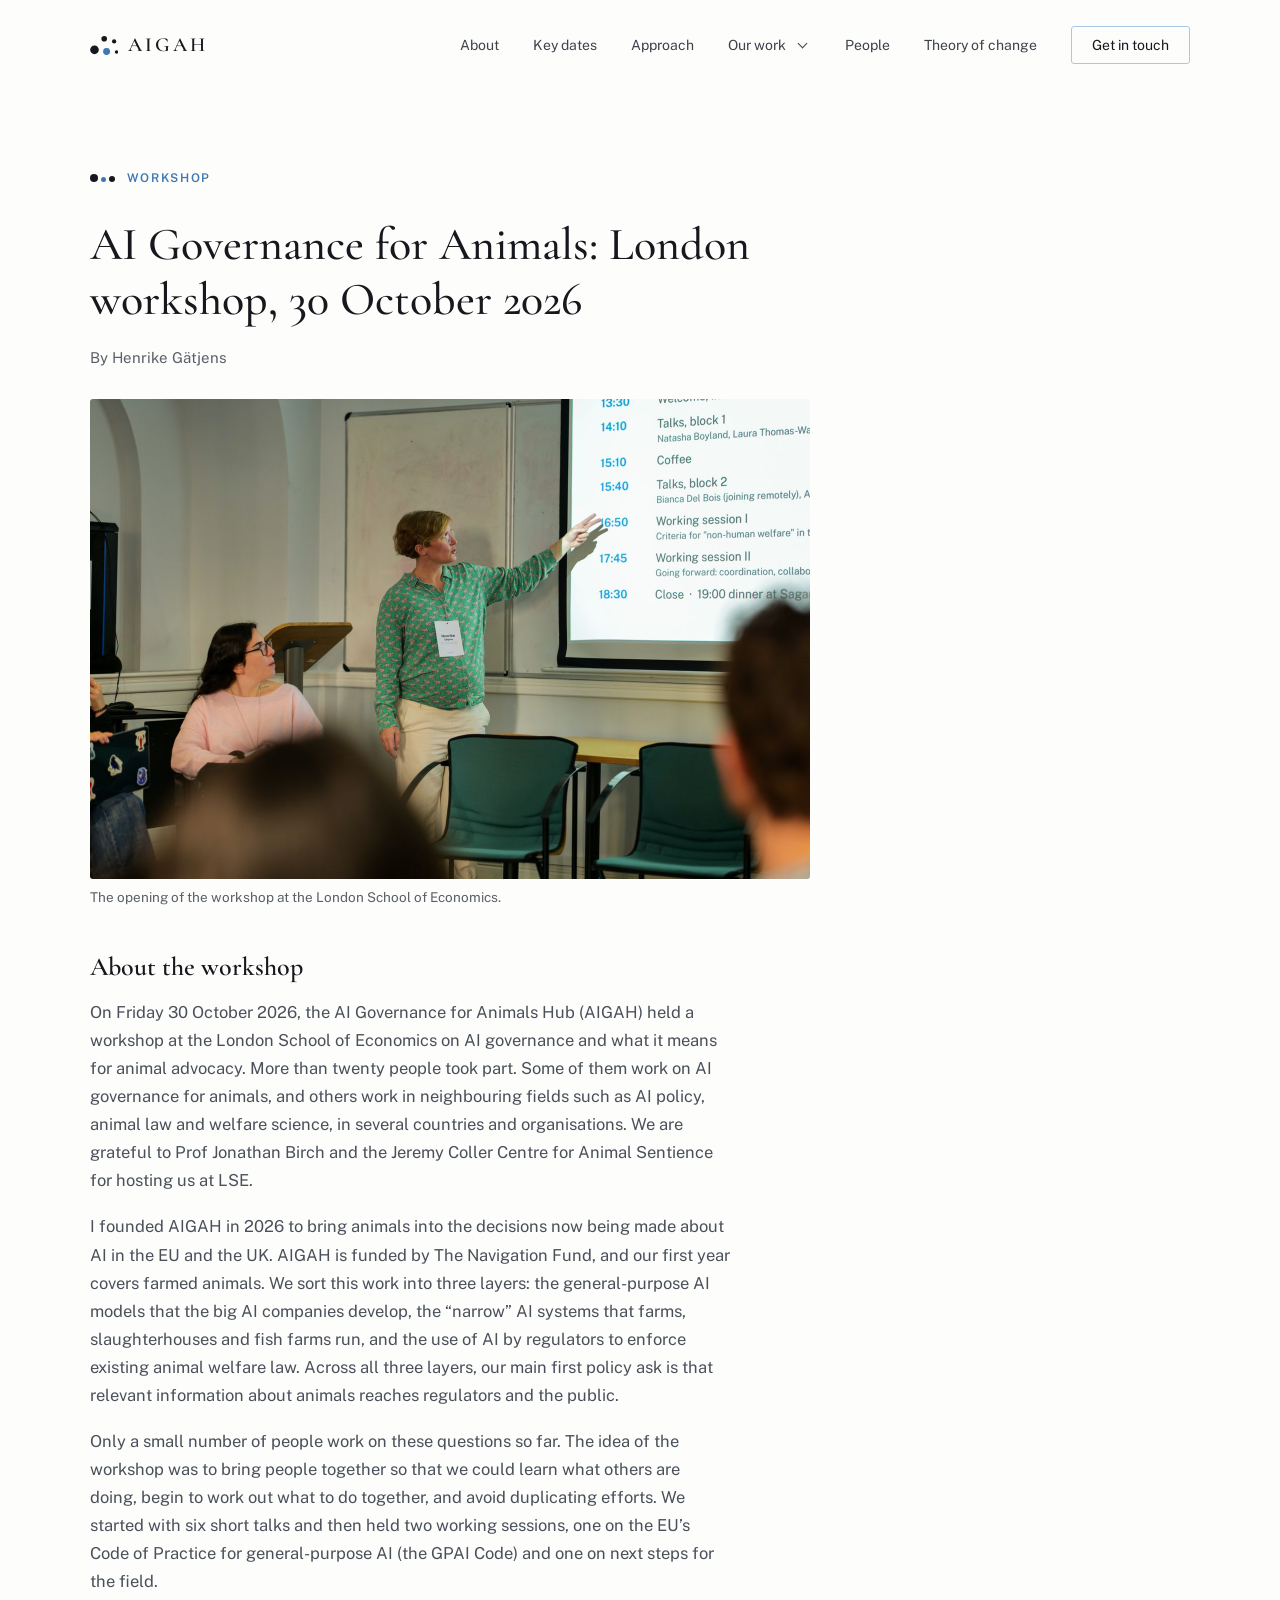
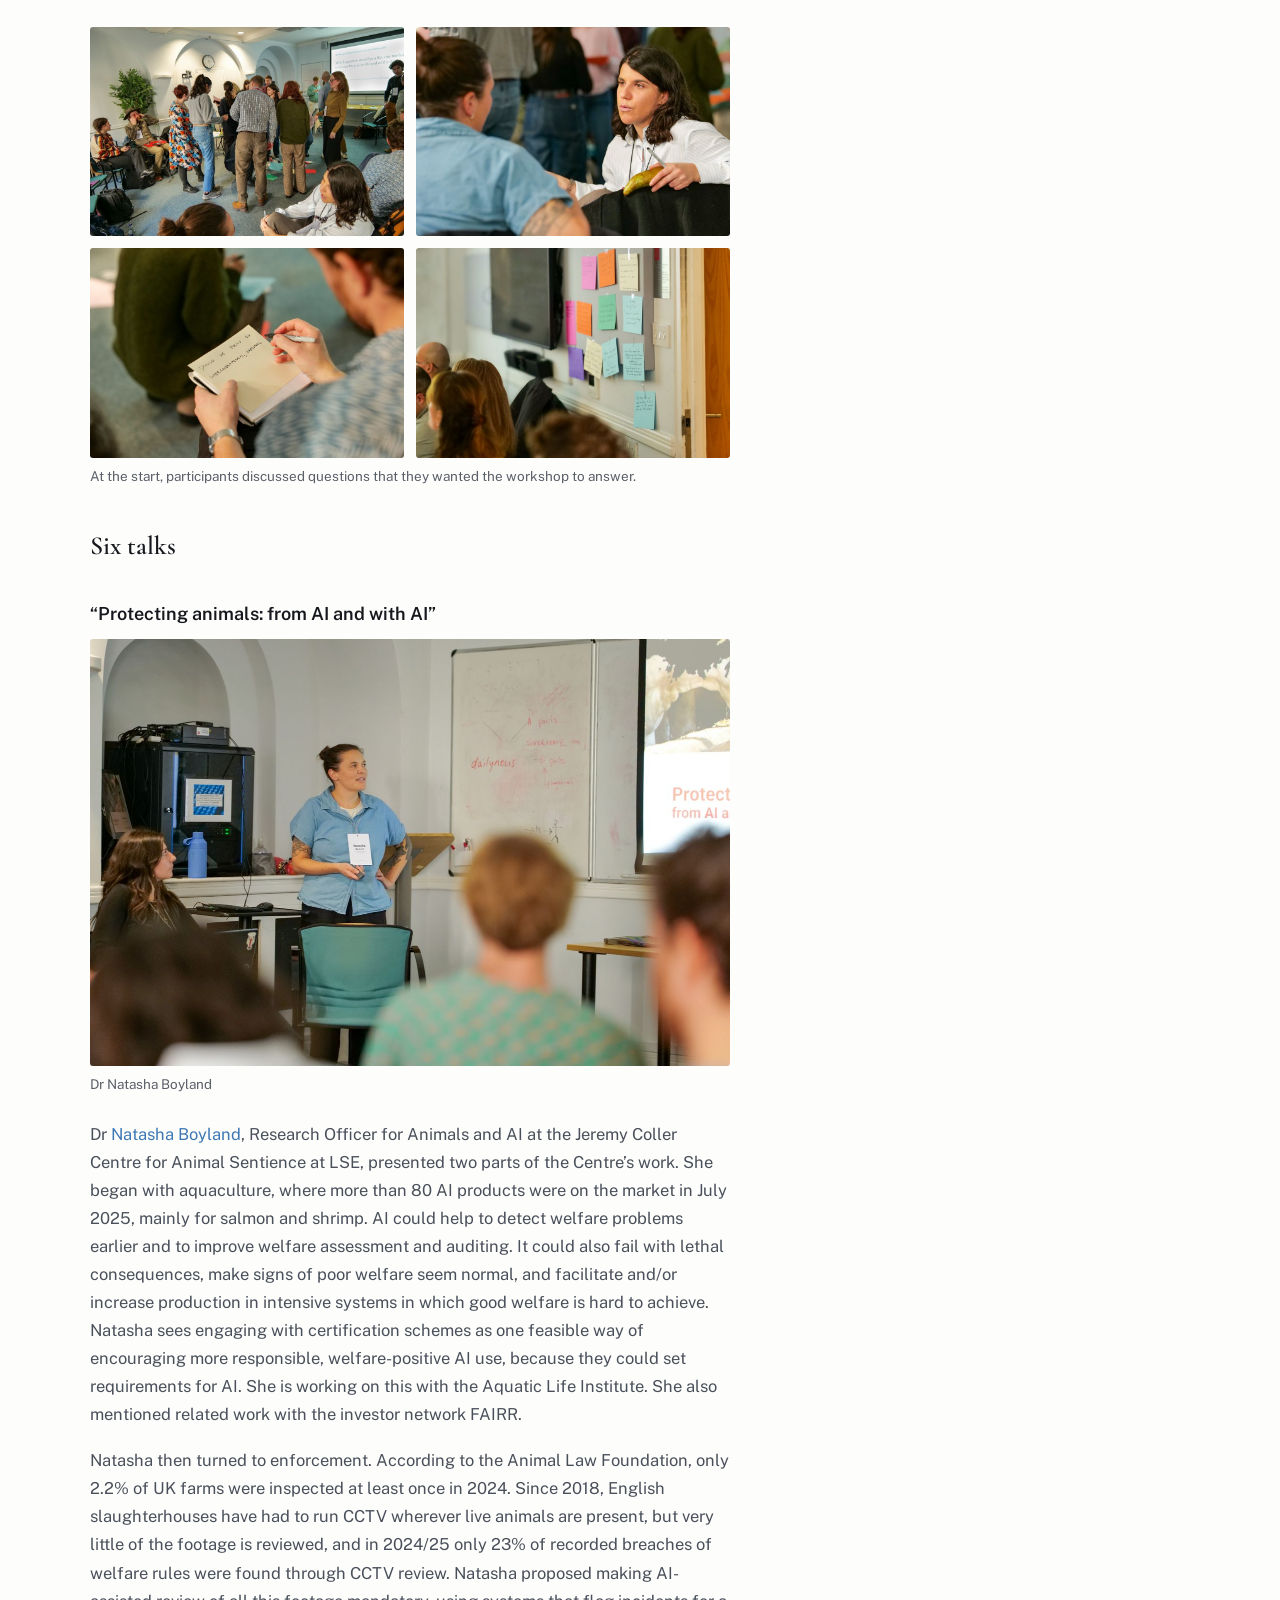
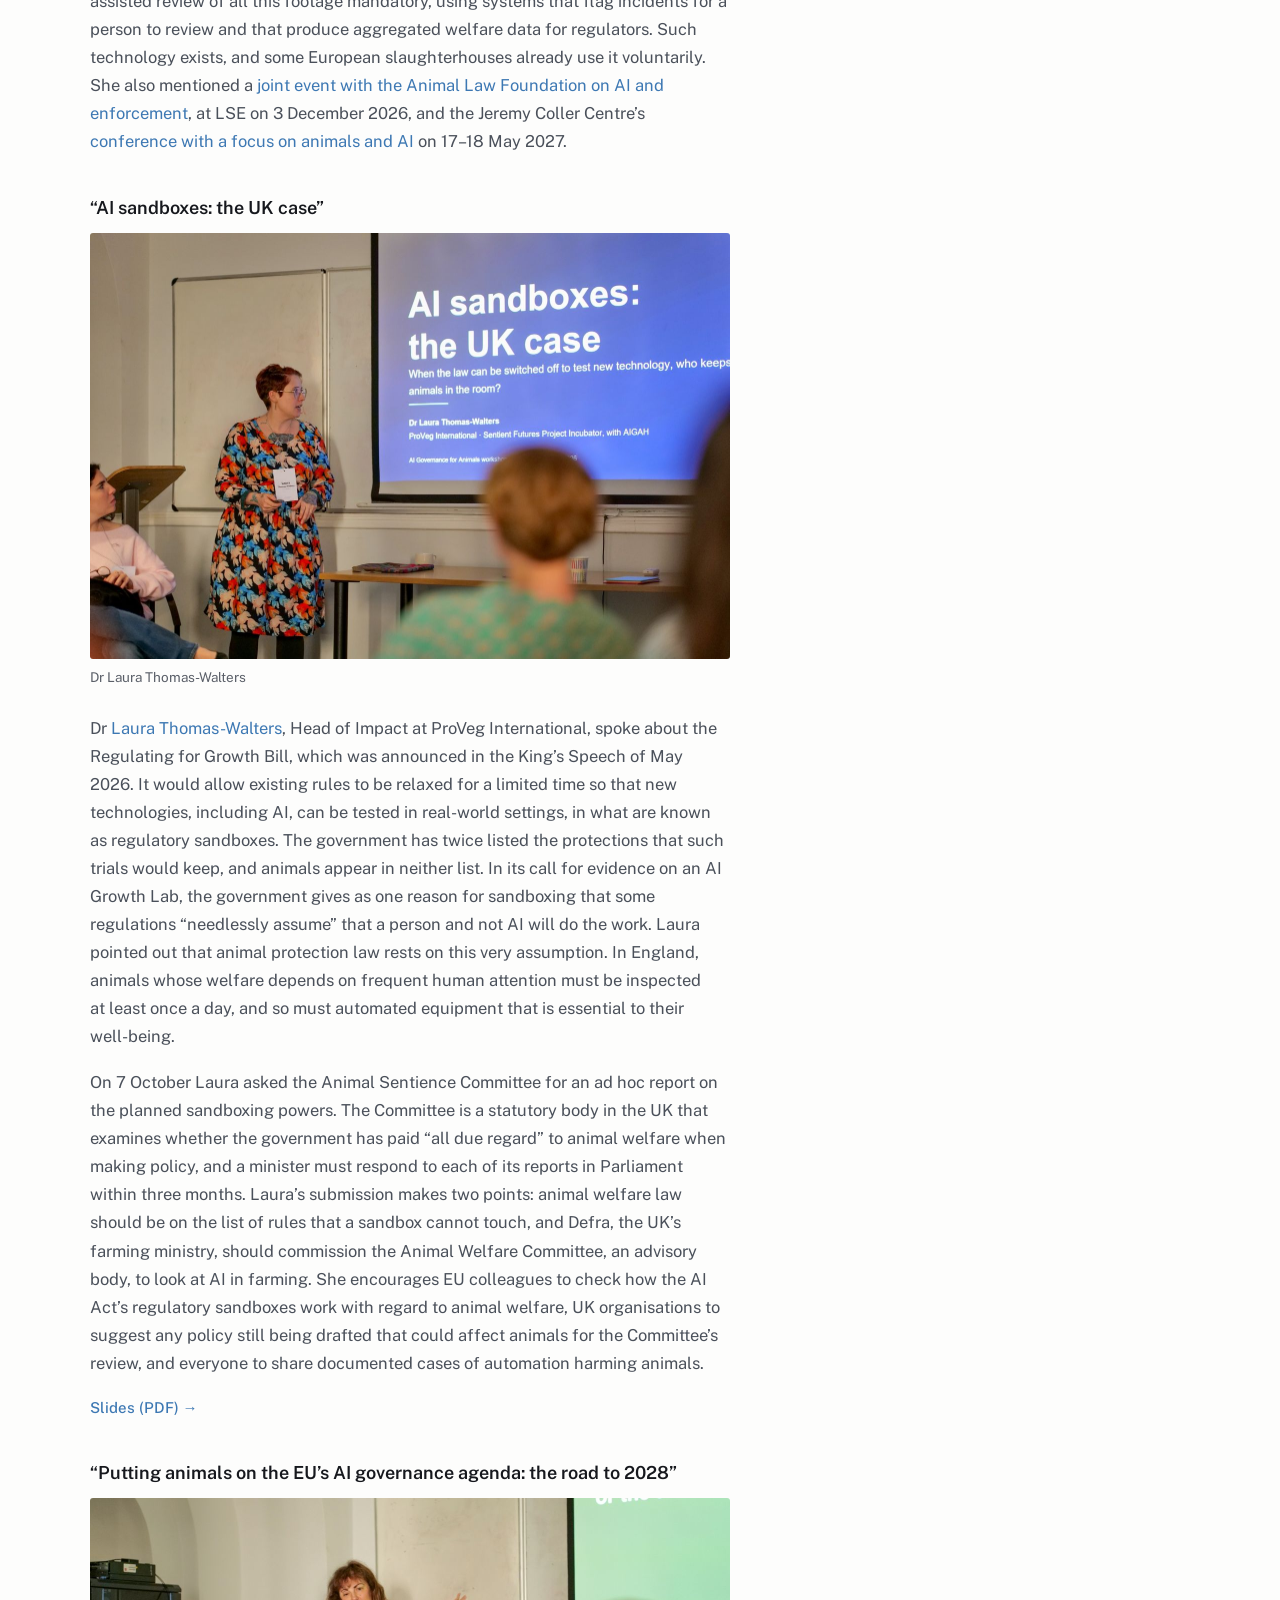
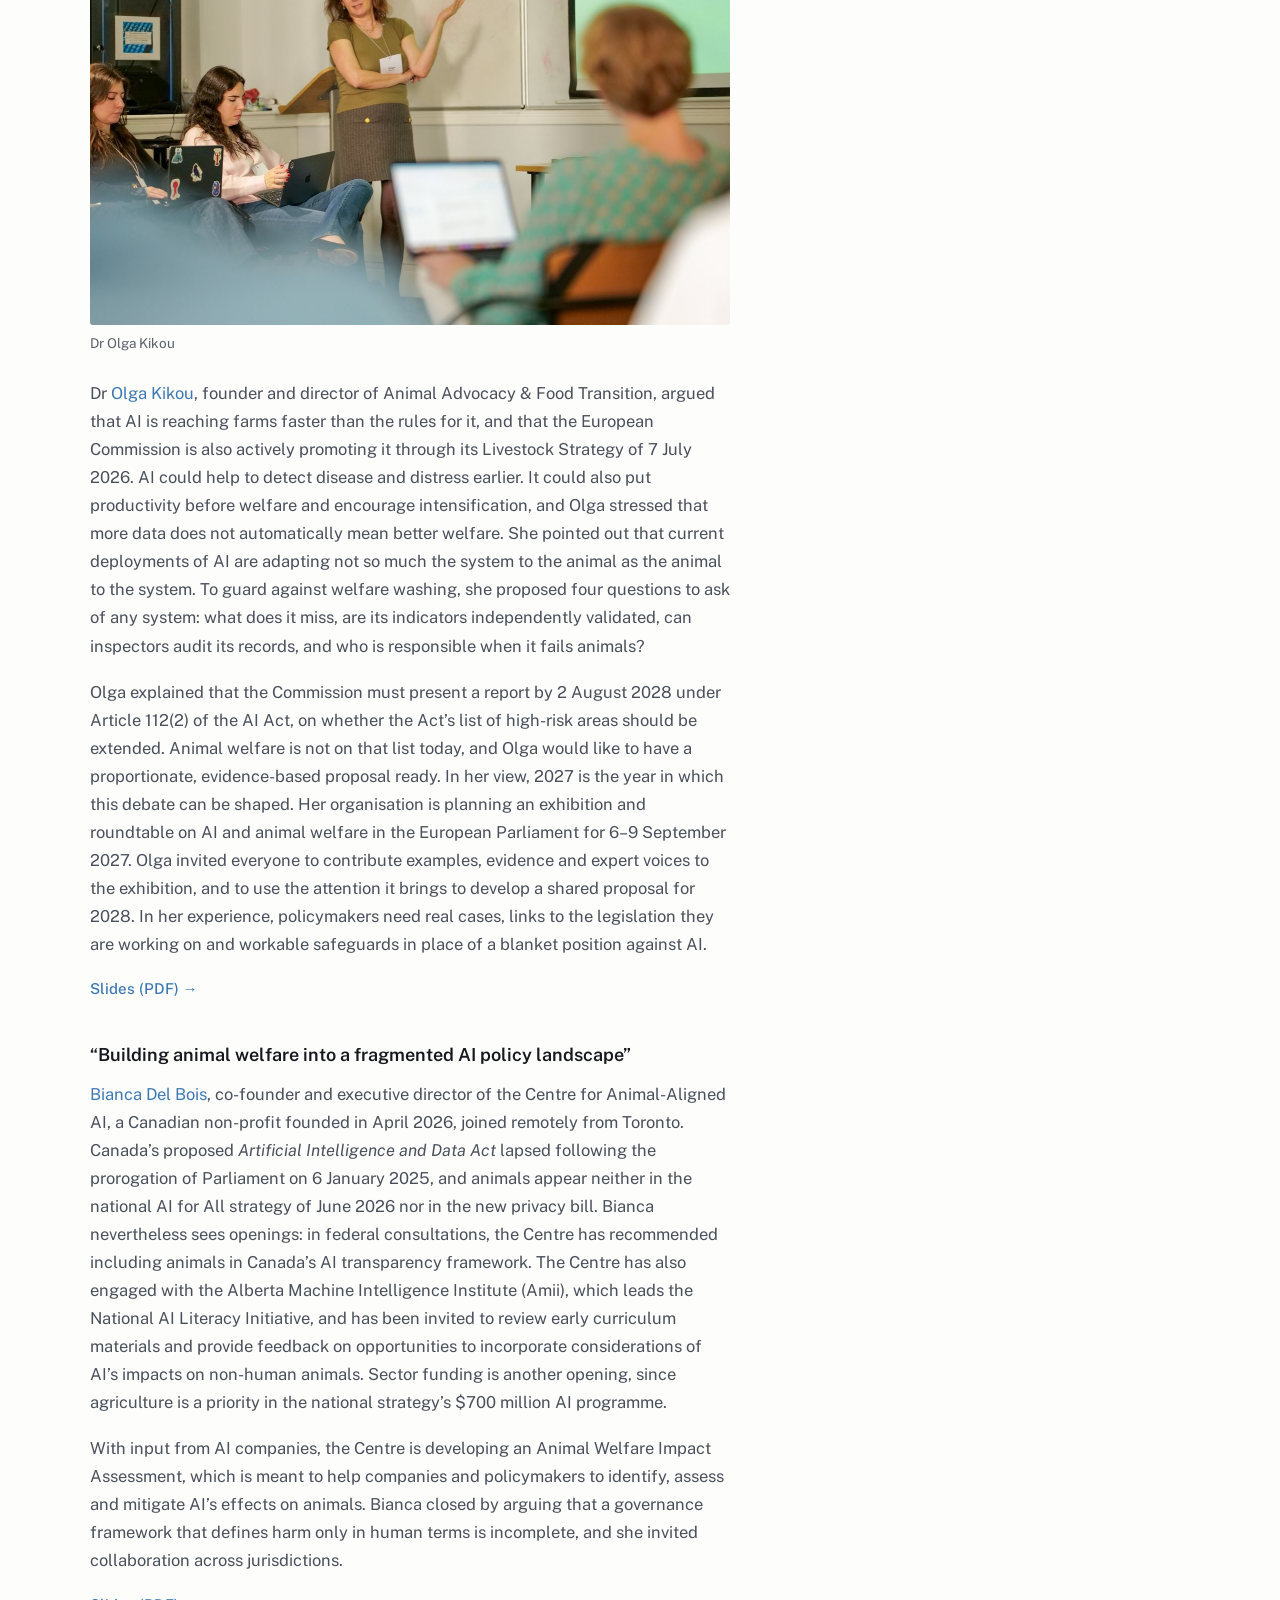
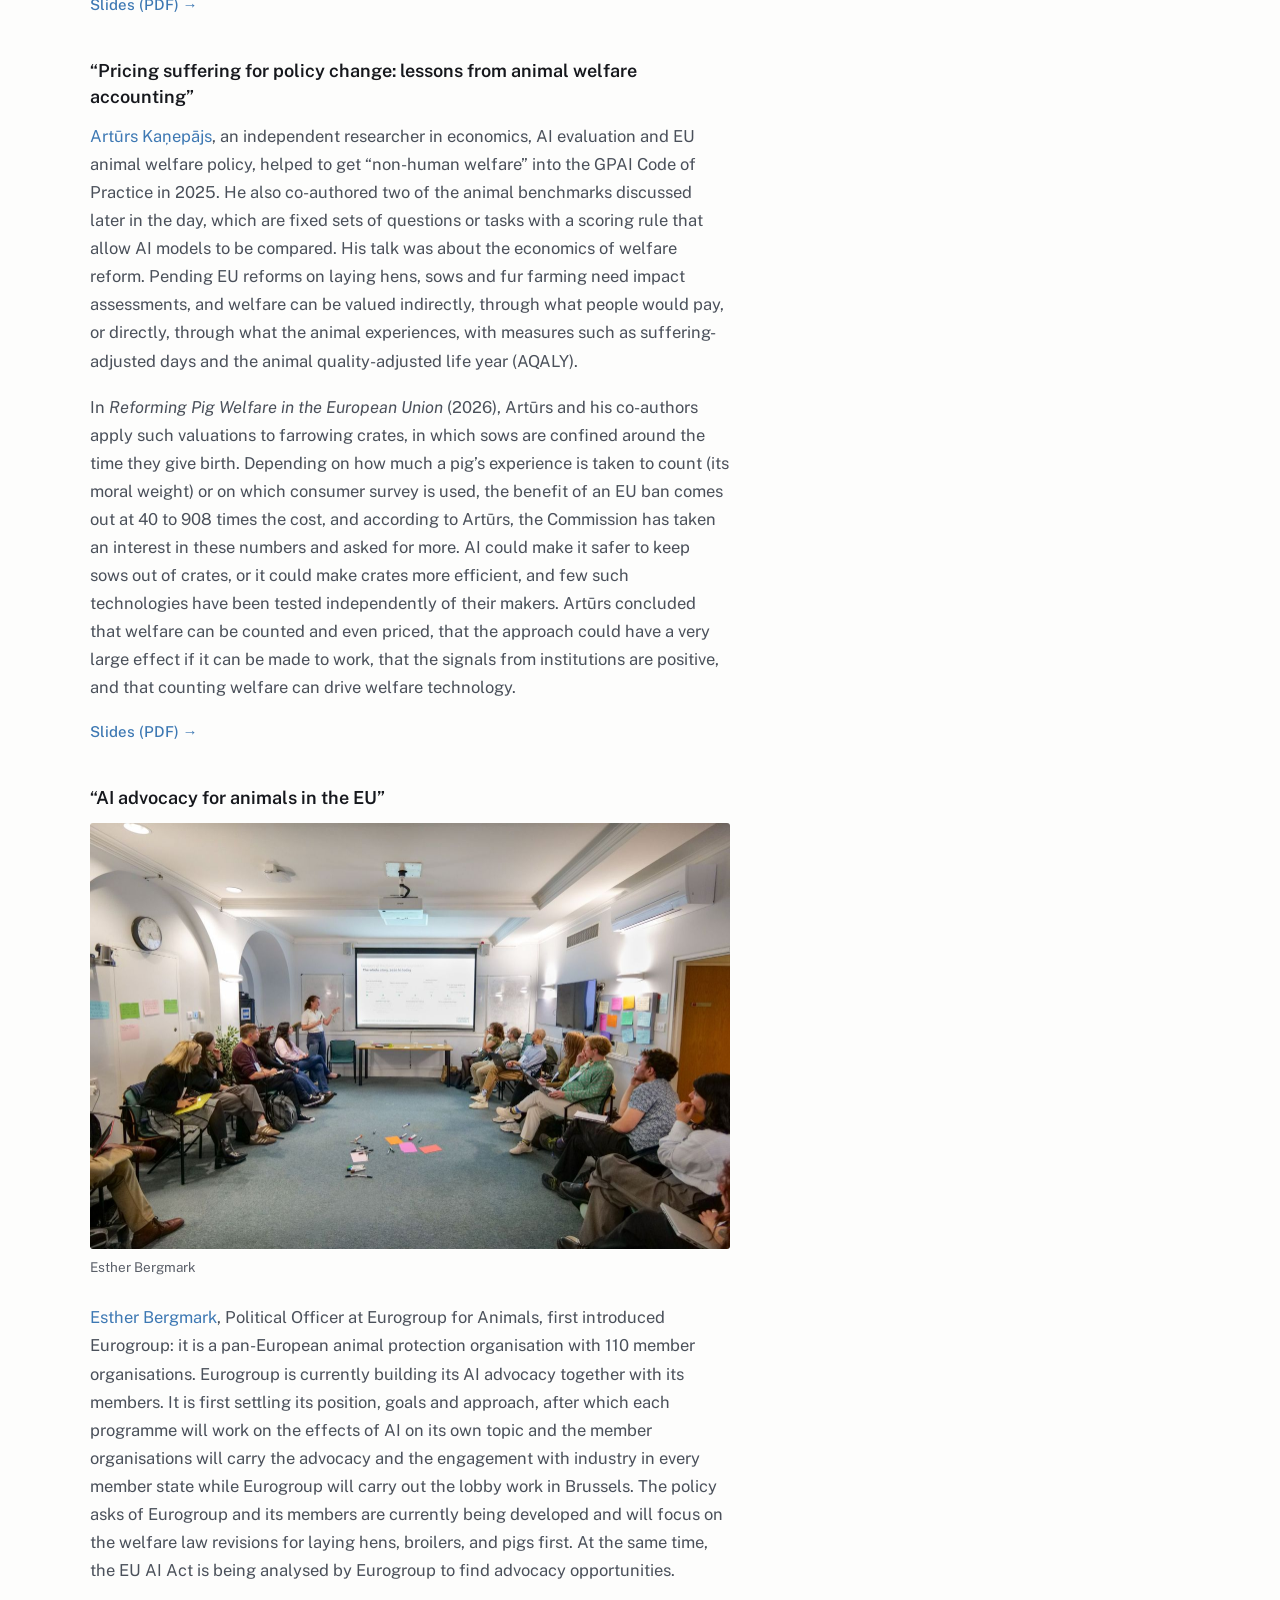
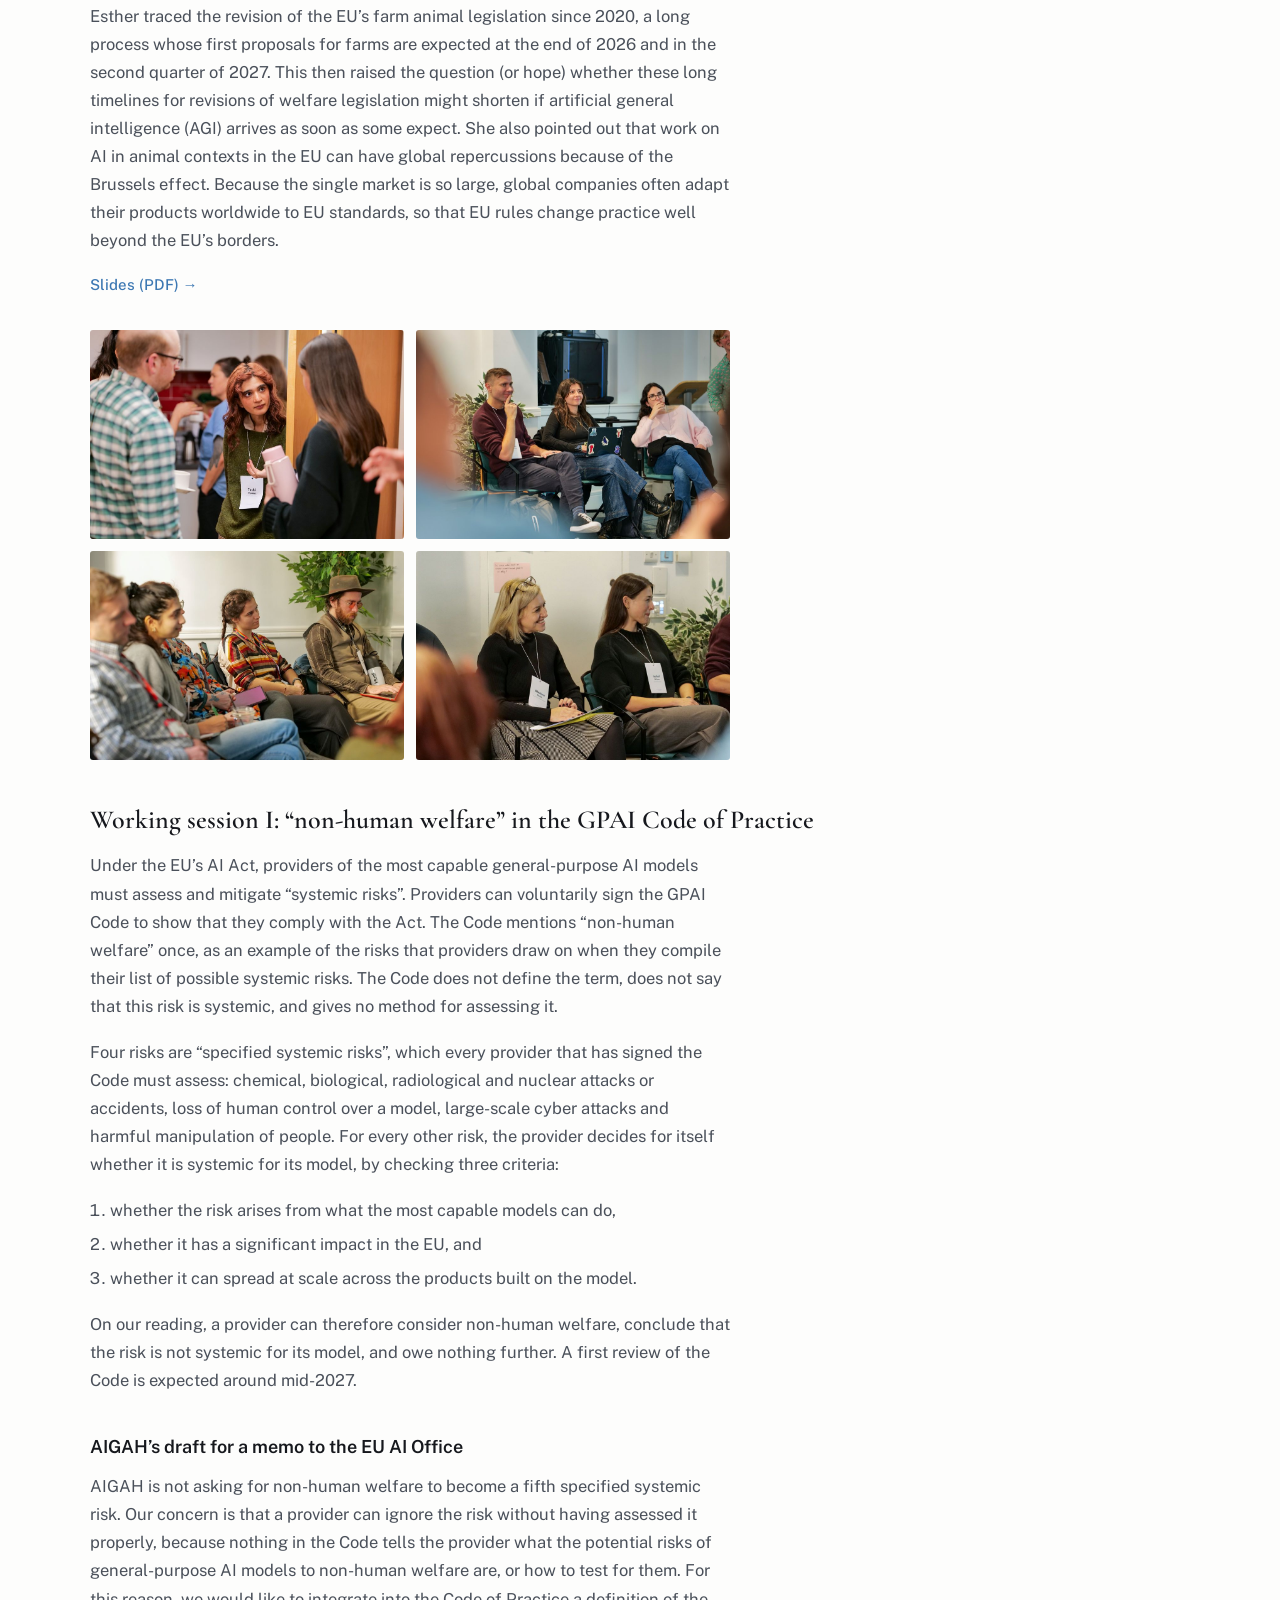
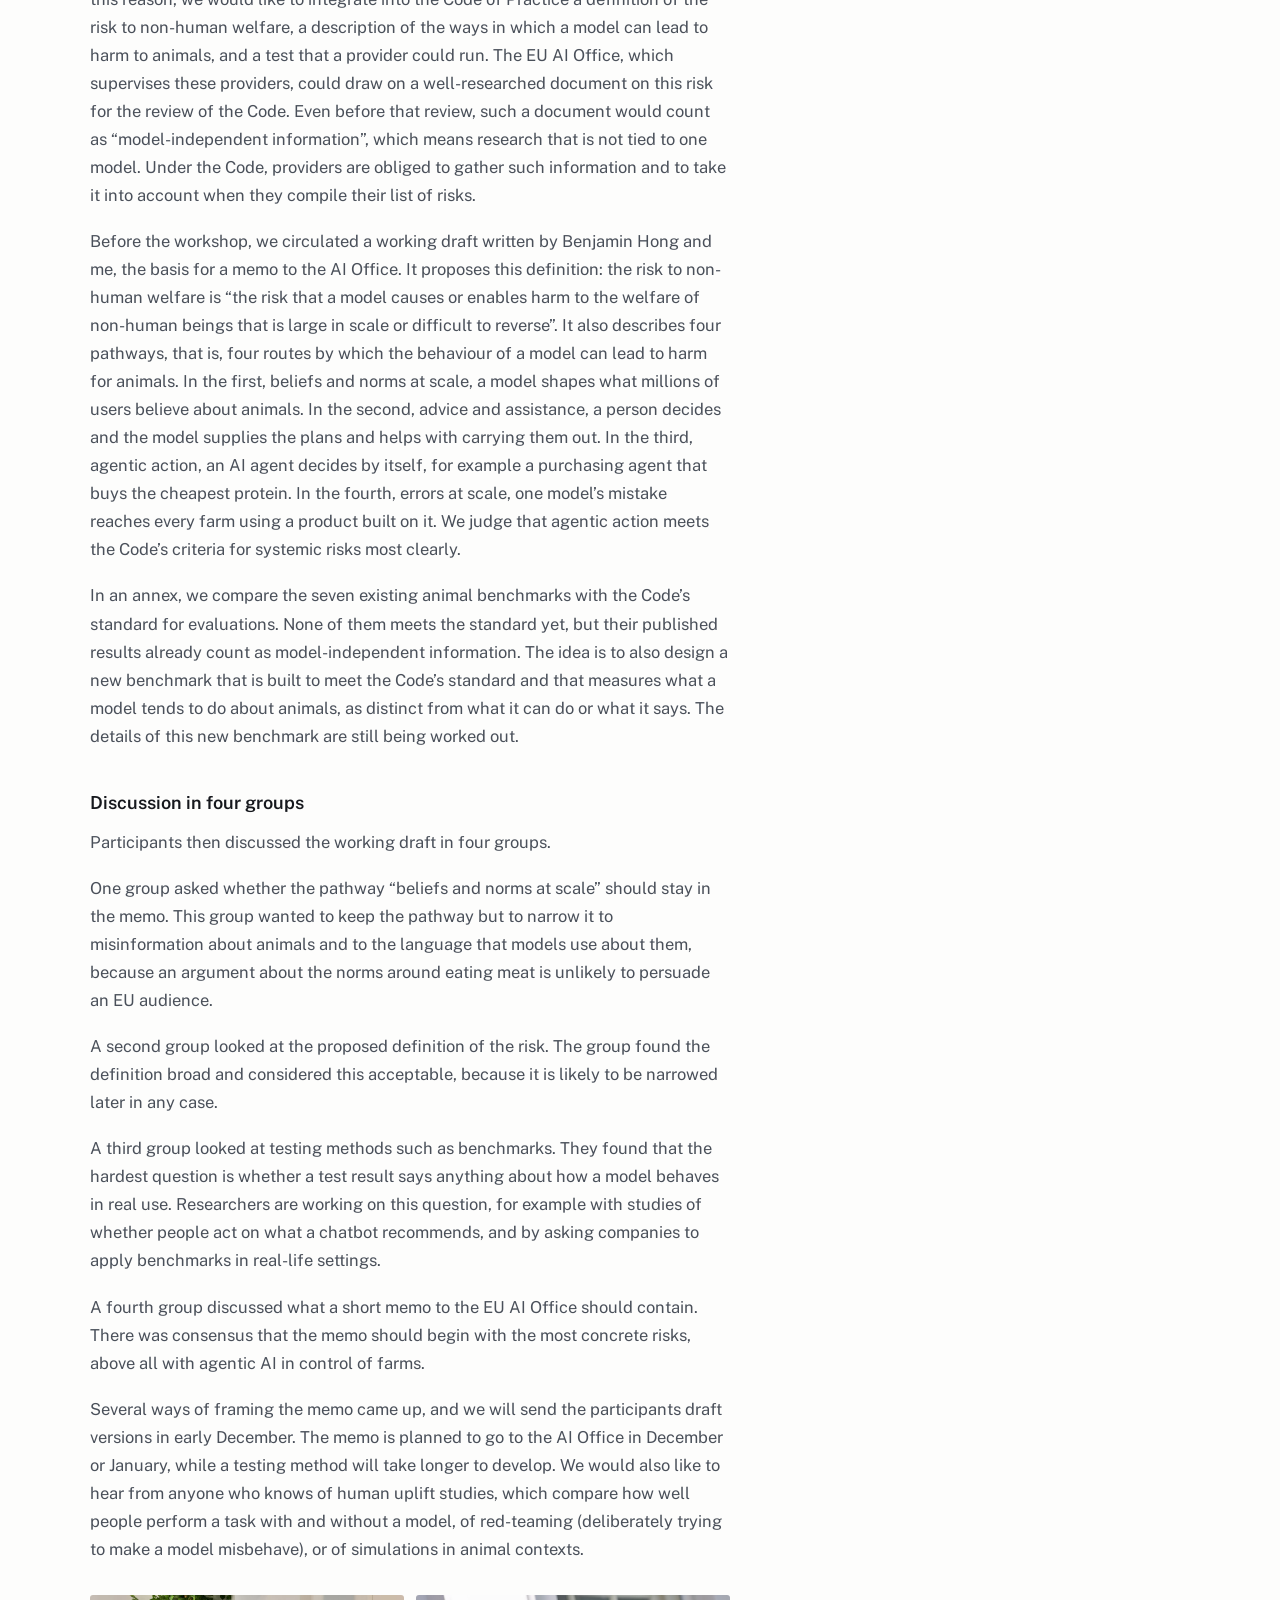
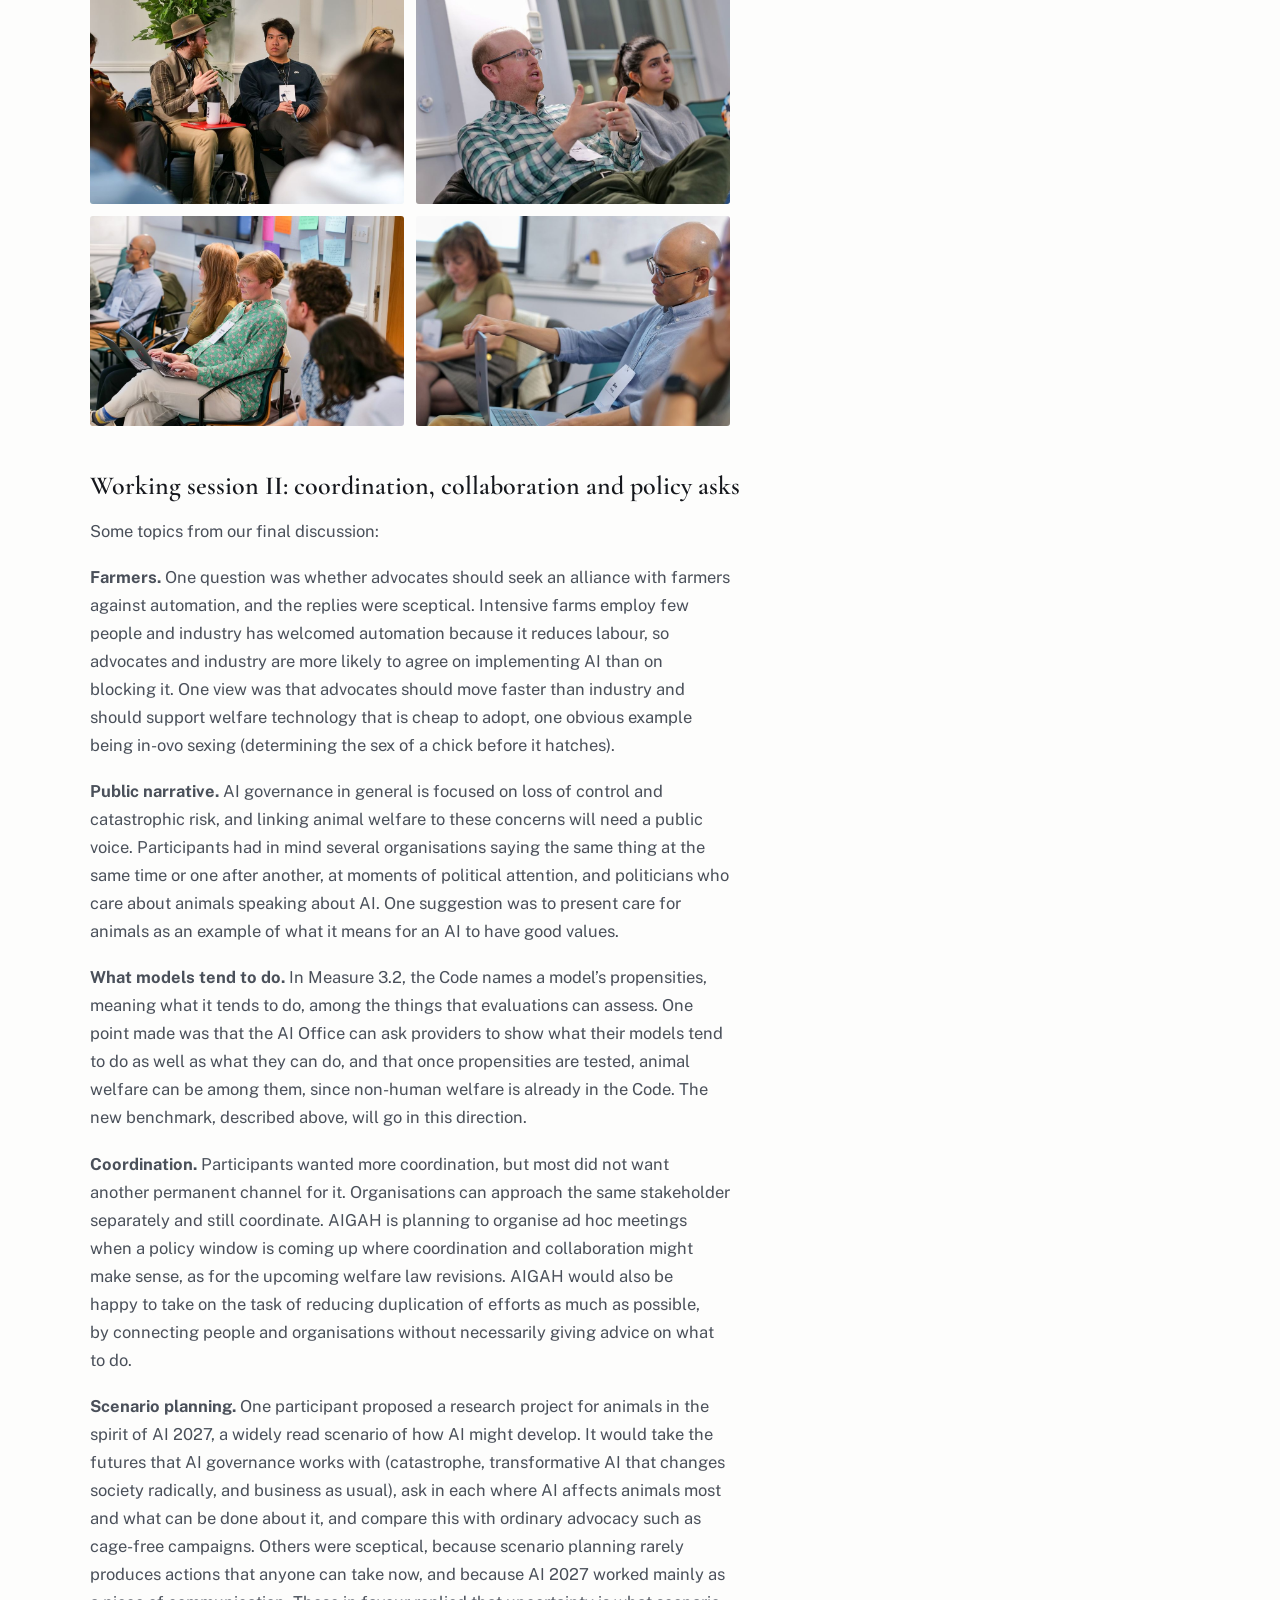
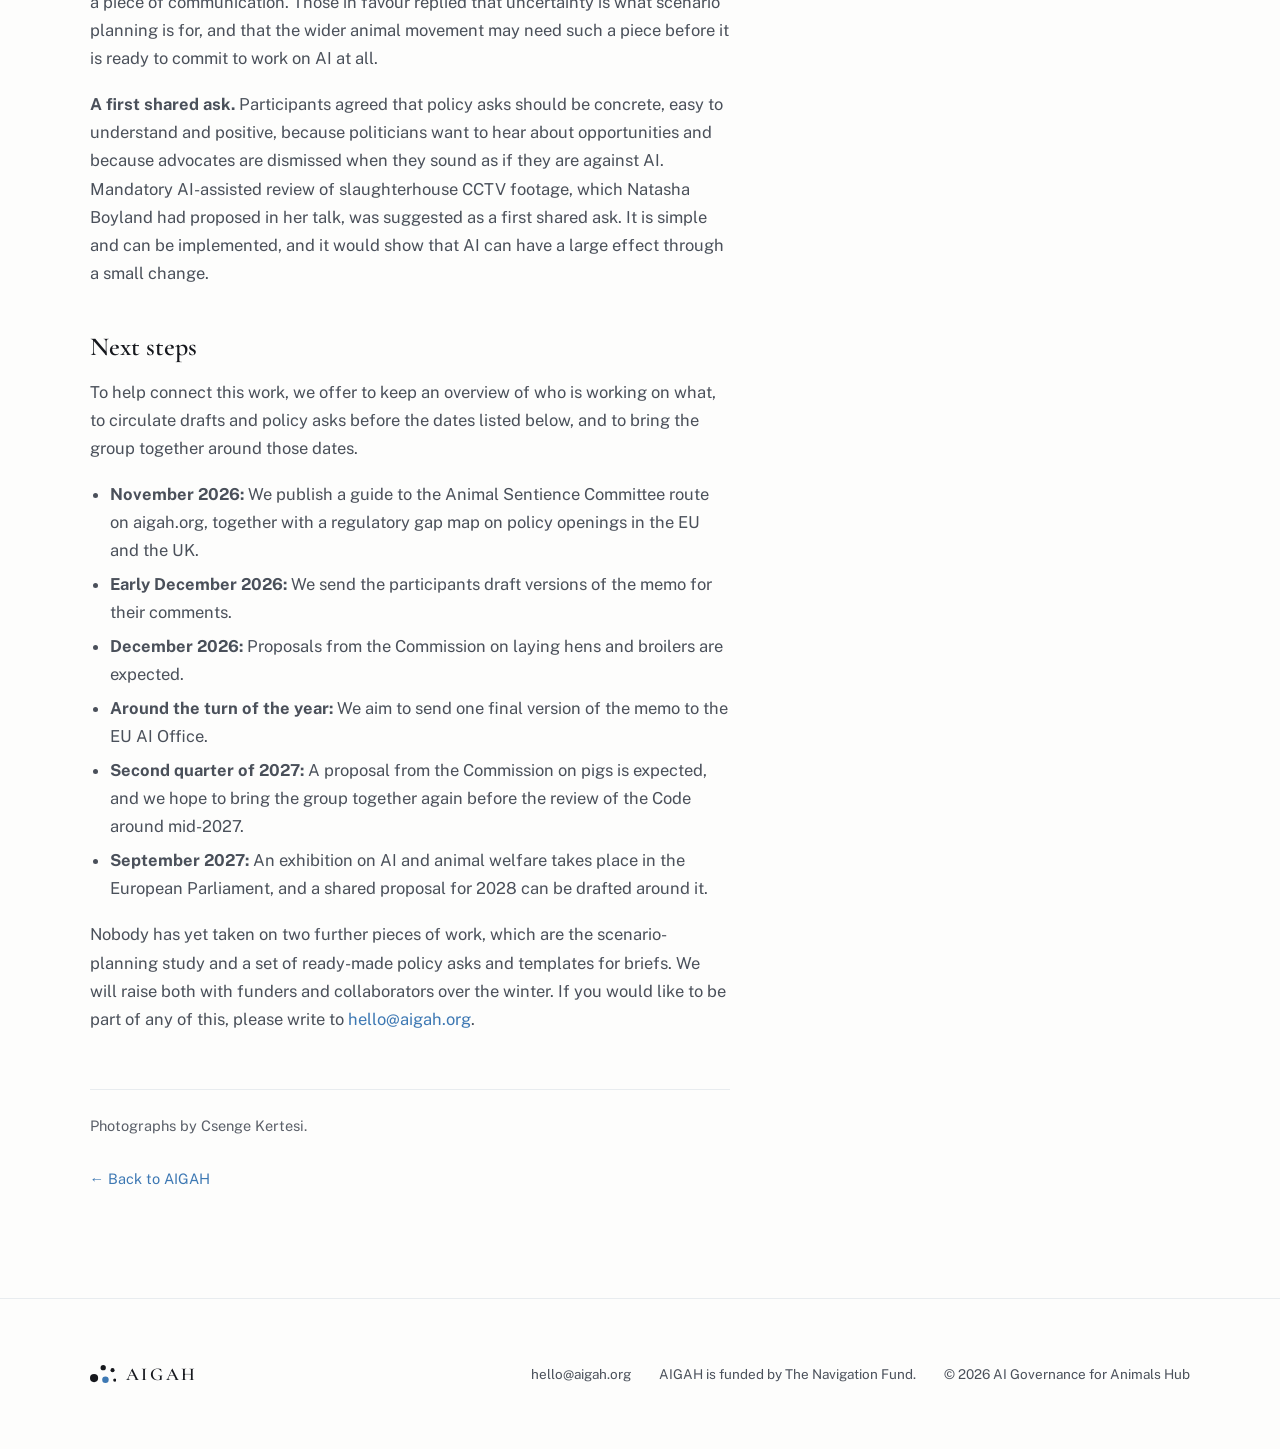
<file: workshops/london-2026.html>
<!DOCTYPE html>
<html lang="en-GB">
<head>
  <meta charset="utf-8">
  <meta name="viewport" content="width=device-width, initial-scale=1">
  <title>AI Governance for Animals: London workshop, 30 October 2026 – AIGAH</title>
  <meta name="description" content="Summary of AIGAH&#x27;s workshop at the London School of Economics on 30 October 2026: six talks, a working session on non-human welfare in the EU&#x27;s Code of Practice for general-purpose AI, and next steps, with the speakers&#x27; slides.">
  <meta property="og:title" content="AI Governance for Animals: London workshop, 30 October 2026 – AIGAH">
  <meta property="og:description" content="Summary of AIGAH&#x27;s workshop at the London School of Economics on 30 October 2026: six talks, a working session on non-human welfare in the EU&#x27;s Code of Practice for general-purpose AI, and next steps, with the speakers&#x27; slides.">
  <meta property="og:image" content="https://aigah.org/assets/og-image.png">
  <meta property="og:type" content="website">
  <meta property="og:url" content="https://aigah.org/workshops/london-2026">
  <link rel="icon" href="../assets/favicon.svg" type="image/svg+xml">
  <link rel="icon" href="../assets/favicon-512.png" type="image/png" sizes="512x512">
  <link rel="apple-touch-icon" href="../assets/favicon-512.png">
  <link rel="preconnect" href="https://fonts.googleapis.com">
  <link rel="preconnect" href="https://fonts.gstatic.com" crossorigin>
  <link href="https://fonts.googleapis.com/css2?family=Cormorant+Garamond:wght@500;600&family=Public+Sans:wght@400;500;600&display=swap" rel="stylesheet">
  <link rel="stylesheet" href="../css/style.css">
</head>
<body>

  <header class="site-header">
    <a href="../index.html" class="wordmark"><svg class="wordmark-dots" viewBox="0 0 64 44" aria-hidden="true"><circle cx="10" cy="32" r="10" fill="#16181d"/><circle cx="32.5" cy="6.5" r="6.5" fill="#16181d"/><circle cx="38" cy="36" r="8" fill="#3d78b3"/><circle cx="55.5" cy="12.5" r="5" fill="#16181d"/><circle cx="61" cy="37" r="4" fill="#16181d"/></svg>AIGAH</a>
    <button class="menu-toggle" aria-expanded="false" aria-controls="site-nav">Menu</button>
    <nav class="site-nav" id="site-nav">
      <a href="../index.html#about">About</a>
      <a href="../index.html#why">Key dates</a>
      <a href="../index.html#approach">Approach</a>
      <div class="nav-group">
        <a href="../index.html#projects">Our work</a>
        <button class="nav-sub-toggle" type="button" aria-expanded="false" aria-controls="nav-projects"><span class="visually-hidden">Show the list of our work</span></button>
        <div class="nav-sub" id="nav-projects">
          <a href="../index.html#gap-map">Regulatory gap map</a>
          <a href="../index.html#criteria">Criteria for &ldquo;non-human welfare&rdquo;</a>
          <a href="../index.html#eu-consultation">EU consultation on high-risk AI</a>
          <a href="../incubator/" class="nav-sub-head">Sentient Futures incubator</a>
          <a href="../incubator/uk.html" class="nav-sub-child">UK: Animal Sentience Committee</a>
          <a href="../incubator/philippines.html" class="nav-sub-child">Philippines: AI on farms</a>
          <a href="../incubator/evidence-bank.html" class="nav-sub-child">Evidence bank of farm automation failures</a>
          <span class="nav-sub-head nav-sub-label">Events</span>
          <a href="../workshops/london-2026.html" class="nav-sub-child" aria-current="page">London workshop, 30 October 2026</a>
        </div>
      </div>
      <a href="../index.html#people">People</a>
      <a href="../theory-of-change.html">Theory of change</a>
      <a href="../index.html#contact" class="nav-cta">Get in touch</a>
    </nav>
  </header>

  <main class="subpage workshop-page">
    <div class="eyebrow">
      <span class="eyebrow-dots"><span></span><span></span><span></span></span>
      <span class="eyebrow-label">Workshop</span>
    </div>

    <h1>AI Governance for Animals: London workshop, 30 October 2026</h1>
    <p class="panel-byline">By Henrike Gätjens</p>
    <figure class="photo photo-lead">
      <img src="photos/opening-programme.jpg" width="1440" height="960" alt="Henrike Gätjens points at the programme of the day on a projection screen.">
      <figcaption>The opening of the workshop at the London School of Economics.</figcaption>
    </figure>

    <h2 class="panel-subhead">About the workshop</h2>
    <p>On Friday 30 October 2026, the AI Governance for Animals Hub (AIGAH) held a workshop at the London School of Economics on AI governance and what it means for animal advocacy. More than twenty people took part. Some of them work on AI governance for animals, and others work in neighbouring fields such as AI policy, animal law and welfare science, in several countries and organisations. We are grateful to Prof Jonathan Birch and the Jeremy Coller Centre for Animal Sentience for hosting us at LSE.</p>
    <p>I founded AIGAH in 2026 to bring animals into the decisions now being made about AI in the EU and the UK. AIGAH is funded by The Navigation Fund, and our first year covers farmed animals. We sort this work into three layers: the general-purpose AI models that the big AI companies develop, the “narrow” AI systems that farms, slaughterhouses and fish farms run, and the use of AI by regulators to enforce existing animal welfare law. Across all three layers, our main first policy ask is that relevant information about animals reaches regulators and the public.</p>
    <p>Only a small number of people work on these questions so far. The idea of the workshop was to bring people together so that we could learn what others are doing, begin to work out what to do together, and avoid duplicating efforts. We started with six short talks and then held two working sessions, one on the EU’s Code of Practice for general-purpose AI (the GPAI Code) and one on next steps for the field.</p>
    <figure class="photo photo-group">
      <div class="photo-group-images">
        <img src="photos/first-exercise.jpg" width="1000" height="666" alt="Participants standing in pairs and small groups, talking, with coloured cards and pens on the floor." loading="lazy">
        <img src="photos/first-exercise-pairs.jpg" width="1000" height="666" alt="Two participants in conversation, one of them holding a pen." loading="lazy">
        <img src="photos/first-exercise-card.jpg" width="1000" height="666" alt="A participant writing a question on a card with a marker." loading="lazy">
        <img src="photos/question-cards.jpg" width="1000" height="684" alt="Handwritten question cards in several colours on a pinboard." loading="lazy">
      </div>
      <figcaption>At the start, participants discussed questions that they wanted the workshop to answer.</figcaption>
    </figure>

    <h2 class="panel-subhead">Six talks</h2>

    <h3>“Protecting animals: from AI and with AI”</h3>
    <figure class="photo">
      <img src="photos/talk-natasha-boyland.jpg" width="1280" height="853" alt="Natasha Boyland speaking next to the first slide of her talk." loading="lazy">
      <figcaption>Dr Natasha Boyland</figcaption>
    </figure>
    <p>Dr <a href="https://www.linkedin.com/in/natashaboyland/" target="_blank" rel="noopener">Natasha Boyland</a>, Research Officer for Animals and AI at the Jeremy Coller Centre for Animal Sentience at LSE, presented two parts of the Centre’s work. She began with aquaculture, where more than 80 AI products were on the market in July 2025, mainly for salmon and shrimp. AI could help to detect welfare problems earlier and to improve welfare assessment and auditing. It could also fail with lethal consequences, make signs of poor welfare seem normal, and facilitate and/or increase production in intensive systems in which good welfare is hard to achieve. Natasha sees engaging with certification schemes as one feasible way of encouraging more responsible, welfare-positive AI use, because they could set requirements for AI. She is working on this with the Aquatic Life Institute. She also mentioned related work with the investor network FAIRR.</p>
    <p>Natasha then turned to enforcement. According to the Animal Law Foundation, only 2.2% of UK farms were inspected at least once in 2024. Since 2018, English slaughterhouses have had to run CCTV wherever live animals are present, but very little of the footage is reviewed, and in 2024/25 only 23% of recorded breaches of welfare rules were found through CCTV review. Natasha proposed making AI-assisted review of all this footage mandatory, using systems that flag incidents for a person to review and that produce aggregated welfare data for regulators. Such technology exists, and some European slaughterhouses already use it voluntarily. She also mentioned a <a href="https://www.eventbrite.co.uk/e/ais-role-in-solving-the-enforcement-problem-tickets-2004238529394" target="_blank" rel="noopener">joint event with the Animal Law Foundation on AI and enforcement</a>, at LSE on 3 December 2026, and the Jeremy Coller Centre’s <a href="https://www.lse.ac.uk/sentience/news/sentience-science-ethics-law-call-for-abstracts" target="_blank" rel="noopener">conference with a focus on animals and AI</a> on 17–18 May 2027.</p>

    <h3>“AI sandboxes: the UK case”</h3>
    <figure class="photo">
      <img src="photos/talk-laura-thomas-walters.jpg" width="1280" height="853" alt="Laura Thomas-Walters speaking next to the title slide of her talk." loading="lazy">
      <figcaption>Dr Laura Thomas-Walters</figcaption>
    </figure>
    <p>Dr <a href="https://www.linkedin.com/in/laura-thomas-walters-529a5a10b/" target="_blank" rel="noopener">Laura Thomas-Walters</a>, Head of Impact at ProVeg International, spoke about the Regulating for Growth Bill, which was announced in the King’s Speech of May 2026. It would allow existing rules to be relaxed for a limited time so that new technologies, including AI, can be tested in real-world settings, in what are known as regulatory sandboxes. The government has twice listed the protections that such trials would keep, and animals appear in neither list. In its call for evidence on an AI Growth Lab, the government gives as one reason for sandboxing that some regulations “needlessly assume” that a person and not AI will do the work. Laura pointed out that animal protection law rests on this very assumption. In England, animals whose welfare depends on frequent human attention must be inspected at least once a day, and so must automated equipment that is essential to their well-being.</p>
    <p>On 7 October Laura asked the Animal Sentience Committee for an ad hoc report on the planned sandboxing powers. The Committee is a statutory body in the UK that examines whether the government has paid “all due regard” to animal welfare when making policy, and a minister must respond to each of its reports in Parliament within three months. Laura’s submission makes two points: animal welfare law should be on the list of rules that a sandbox cannot touch, and Defra, the UK’s farming ministry, should commission the Animal Welfare Committee, an advisory body, to look at AI in farming. She encourages EU colleagues to check how the AI Act’s regulatory sandboxes work with regard to animal welfare, UK organisations to suggest any policy still being drafted that could affect animals for the Committee’s review, and everyone to share documented cases of automation harming animals.</p>
    <p class="slides-link"><a href="../incubator/ai-sandboxes-the-uk-case-slides-2026-10-30.pdf">Slides (PDF)&nbsp;&rarr;</a></p>

    <h3>“Putting animals on the EU’s AI governance agenda: the road to 2028”</h3>
    <figure class="photo">
      <img src="photos/talk-olga-kikou.jpg" width="1280" height="853" alt="Olga Kikou speaking in front of a whiteboard, with participants taking notes." loading="lazy">
      <figcaption>Dr Olga Kikou</figcaption>
    </figure>
    <p>Dr <a href="https://www.linkedin.com/in/olga-kikou-a7850554/" target="_blank" rel="noopener">Olga Kikou</a>, founder and director of Animal Advocacy &amp; Food Transition, argued that AI is reaching farms faster than the rules for it, and that the European Commission is also actively promoting it through its Livestock Strategy of 7 July 2026. AI could help to detect disease and distress earlier. It could also put productivity before welfare and encourage intensification, and Olga stressed that more data does not automatically mean better welfare. She pointed out that current deployments of AI are adapting not so much the system to the animal as the animal to the system. To guard against welfare washing, she proposed four questions to ask of any system: what does it miss, are its indicators independently validated, can inspectors audit its records, and who is responsible when it fails animals?</p>
    <p>Olga explained that the Commission must present a report by 2 August 2028 under Article 112(2) of the AI Act, on whether the Act’s list of high-risk areas should be extended. Animal welfare is not on that list today, and Olga would like to have a proportionate, evidence-based proposal ready. In her view, 2027 is the year in which this debate can be shaped. Her organisation is planning an exhibition and roundtable on AI and animal welfare in the European Parliament for 6–9 September 2027. Olga invited everyone to contribute examples, evidence and expert voices to the exhibition, and to use the attention it brings to develop a shared proposal for 2028. In her experience, policymakers need real cases, links to the legislation they are working on and workable safeguards in place of a blanket position against AI.</p>
    <p class="slides-link"><a href="putting-animals-on-the-eu-ai-governance-agenda-slides-2026-10-30.pdf">Slides (PDF)&nbsp;&rarr;</a></p>

    <h3>“Building animal welfare into a fragmented AI policy landscape”</h3>
    <p><a href="https://www.linkedin.com/in/bianca-del-bois-197753121/" target="_blank" rel="noopener">Bianca Del Bois</a>, co-founder and executive director of the Centre for Animal-Aligned AI, a Canadian non-profit founded in April 2026, joined remotely from Toronto. Canada’s proposed <em>Artificial Intelligence and Data Act</em> lapsed following the prorogation of Parliament on 6 January 2025, and animals appear neither in the national AI for All strategy of June 2026 nor in the new privacy bill. Bianca nevertheless sees openings: in federal consultations, the Centre has recommended including animals in Canada’s AI transparency framework. The Centre has also engaged with the Alberta Machine Intelligence Institute (Amii), which leads the National AI Literacy Initiative, and has been invited to review early curriculum materials and provide feedback on opportunities to incorporate considerations of AI’s impacts on non-human animals. Sector funding is another opening, since agriculture is a priority in the national strategy’s $700 million AI programme.</p>
    <p>With input from AI companies, the Centre is developing an Animal Welfare Impact Assessment, which is meant to help companies and policymakers to identify, assess and mitigate AI’s effects on animals. Bianca closed by arguing that a governance framework that defines harm only in human terms is incomplete, and she invited collaboration across jurisdictions.</p>
    <p class="slides-link"><a href="building-animal-welfare-into-a-fragmented-ai-policy-landscape-slides-2026-10-30.pdf">Slides (PDF)&nbsp;&rarr;</a></p>

    <h3>“Pricing suffering for policy change: lessons from animal welfare accounting”</h3>
    <p><a href="https://www.linkedin.com/in/arturs-kanepajs/" target="_blank" rel="noopener">Artūrs Kaņepājs</a>, an independent researcher in economics, AI evaluation and EU animal welfare policy, helped to get “non-human welfare” into the GPAI Code of Practice in 2025. He also co-authored two of the animal benchmarks discussed later in the day, which are fixed sets of questions or tasks with a scoring rule that allow AI models to be compared. His talk was about the economics of welfare reform. Pending EU reforms on laying hens, sows and fur farming need impact assessments, and welfare can be valued indirectly, through what people would pay, or directly, through what the animal experiences, with measures such as suffering-adjusted days and the animal quality-adjusted life year (AQALY).</p>
    <p>In <em>Reforming Pig Welfare in the European Union</em> (2026), Artūrs and his co-authors apply such valuations to farrowing crates, in which sows are confined around the time they give birth. Depending on how much a pig’s experience is taken to count (its moral weight) or on which consumer survey is used, the benefit of an EU ban comes out at 40 to 908 times the cost, and according to Artūrs, the Commission has taken an interest in these numbers and asked for more. AI could make it safer to keep sows out of crates, or it could make crates more efficient, and few such technologies have been tested independently of their makers. Artūrs concluded that welfare can be counted and even priced, that the approach could have a very large effect if it can be made to work, that the signals from institutions are positive, and that counting welfare can drive welfare technology.</p>
    <p class="slides-link"><a href="pricing-suffering-for-policy-change-slides-2026-10-30.pdf">Slides (PDF)&nbsp;&rarr;</a></p>

    <h3>“AI advocacy for animals in the EU”</h3>
    <figure class="photo">
      <img src="photos/talk-esther-bergmark.jpg" width="1280" height="853" alt="Esther Bergmark presenting a timeline slide to the participants, who sit along both sides of the room." loading="lazy">
      <figcaption>Esther Bergmark</figcaption>
    </figure>
    <p><a href="https://www.linkedin.com/in/esther-bergmark-4b344a8b/" target="_blank" rel="noopener">Esther Bergmark</a>, Political Officer at Eurogroup for Animals, first introduced Eurogroup: it is a pan-European animal protection organisation with 110 member organisations. Eurogroup is currently building its AI advocacy together with its members. It is first settling its position, goals and approach, after which each programme will work on the effects of AI on its own topic and the member organisations will carry the advocacy and the engagement with industry in every member state while Eurogroup will carry out the lobby work in Brussels. The policy asks of Eurogroup and its members are currently being developed and will focus on the welfare law revisions for laying hens, broilers, and pigs first. At the same time, the EU AI Act is being analysed by Eurogroup to find advocacy opportunities.</p>
    <p>Esther traced the revision of the EU’s farm animal legislation since 2020, a long process whose first proposals for farms are expected at the end of 2026 and in the second quarter of 2027. This then raised the question (or hope) whether these long timelines for revisions of welfare legislation might shorten if artificial general intelligence (AGI) arrives as soon as some expect. She also pointed out that work on AI in animal contexts in the EU can have global repercussions because of the Brussels effect. Because the single market is so large, global companies often adapt their products worldwide to EU standards, so that EU rules change practice well beyond the EU’s borders.</p>
    <p class="slides-link"><a href="ai-advocacy-for-animals-in-the-eu-slides-2026-10-30.pdf">Slides (PDF)&nbsp;&rarr;</a></p>
    <figure class="photo photo-group">
      <div class="photo-group-images">
        <img src="photos/coffee-break.jpg" width="1000" height="666" alt="Three participants talking in the coffee break." loading="lazy">
        <img src="photos/audience.jpg" width="1000" height="666" alt="Three participants listening, one with a laptop on her knees." loading="lazy">
        <img src="photos/audience-2.jpg" width="1000" height="666" alt="A row of participants listening." loading="lazy">
        <img src="photos/audience-3.jpg" width="1000" height="667" alt="Two participants listening and smiling." loading="lazy">
      </div>
    </figure>

    <h2 class="panel-subhead">Working session I: “non-human welfare” in the GPAI Code of Practice</h2>
    <p>Under the EU’s AI Act, providers of the most capable general-purpose AI models must assess and mitigate “systemic risks”. Providers can voluntarily sign the GPAI Code to show that they comply with the Act. The Code mentions “non-human welfare” once, as an example of the risks that providers draw on when they compile their list of possible systemic risks. The Code does not define the term, does not say that this risk is systemic, and gives no method for assessing it.</p>
    <p>Four risks are “specified systemic risks”, which every provider that has signed the Code must assess: chemical, biological, radiological and nuclear attacks or accidents, loss of human control over a model, large-scale cyber attacks and harmful manipulation of people. For every other risk, the provider decides for itself whether it is systemic for its model, by checking three criteria:</p>
    <ol class="figures">
      <li>whether the risk arises from what the most capable models can do,</li>
      <li>whether it has a significant impact in the EU, and</li>
      <li>whether it can spread at scale across the products built on the model.</li>
    </ol>
    <p>On our reading, a provider can therefore consider non-human welfare, conclude that the risk is not systemic for its model, and owe nothing further. A first review of the Code is expected around mid-2027.</p>

    <h3>AIGAH’s draft for a memo to the EU AI Office</h3>
    <p>AIGAH is not asking for non-human welfare to become a fifth specified systemic risk. Our concern is that a provider can ignore the risk without having assessed it properly, because nothing in the Code tells the provider what the potential risks of general-purpose AI models to non-human welfare are, or how to test for them. For this reason, we would like to integrate into the Code of Practice a definition of the risk to non-human welfare, a description of the ways in which a model can lead to harm to animals, and a test that a provider could run. The EU AI Office, which supervises these providers, could draw on a well-researched document on this risk for the review of the Code. Even before that review, such a document would count as “model-independent information”, which means research that is not tied to one model. Under the Code, providers are obliged to gather such information and to take it into account when they compile their list of risks.</p>
    <p>Before the workshop, we circulated a working draft written by Benjamin Hong and me, the basis for a memo to the AI Office. It proposes this definition: the risk to non-human welfare is “the risk that a model causes or enables harm to the welfare of non-human beings that is large in scale or difficult to reverse”. It also describes four pathways, that is, four routes by which the behaviour of a model can lead to harm for animals. In the first, beliefs and norms at scale, a model shapes what millions of users believe about animals. In the second, advice and assistance, a person decides and the model supplies the plans and helps with carrying them out. In the third, agentic action, an AI agent decides by itself, for example a purchasing agent that buys the cheapest protein. In the fourth, errors at scale, one model’s mistake reaches every farm using a product built on it. We judge that agentic action meets the Code’s criteria for systemic risks most clearly.</p>
    <p>In an annex, we compare the seven existing animal benchmarks with the Code’s standard for evaluations. None of them meets the standard yet, but their published results already count as model-independent information. The idea is to also design a new benchmark that is built to meet the Code’s standard and that measures what a model tends to do about animals, as distinct from what it can do or what it says. The details of this new benchmark are still being worked out.</p>

    <h3>Discussion in four groups</h3>
    <p>Participants then discussed the working draft in four groups.</p>
    <p>One group asked whether the pathway “beliefs and norms at scale” should stay in the memo. This group wanted to keep the pathway but to narrow it to misinformation about animals and to the language that models use about them, because an argument about the norms around eating meat is unlikely to persuade an EU audience.</p>
    <p>A second group looked at the proposed definition of the risk. The group found the definition broad and considered this acceptable, because it is likely to be narrowed later in any case.</p>
    <p>A third group looked at testing methods such as benchmarks. They found that the hardest question is whether a test result says anything about how a model behaves in real use. Researchers are working on this question, for example with studies of whether people act on what a chatbot recommends, and by asking companies to apply benchmarks in real-life settings.</p>
    <p>A fourth group discussed what a short memo to the EU AI Office should contain. There was consensus that the memo should begin with the most concrete risks, above all with agentic AI in control of farms.</p>
    <p>Several ways of framing the memo came up, and we will send the participants draft versions in early December. The memo is planned to go to the AI Office in December or January, while a testing method will take longer to develop. We would also like to hear from anyone who knows of human uplift studies, which compare how well people perform a task with and without a model, of red-teaming (deliberately trying to make a model misbehave), or of simulations in animal contexts.</p>
    <figure class="photo photo-group">
      <div class="photo-group-images">
        <img src="photos/discussion.jpg" width="1000" height="666" alt="Two participants in conversation." loading="lazy">
        <img src="photos/discussion-2.jpg" width="1000" height="666" alt="A participant speaking and gesturing with both hands." loading="lazy">
        <img src="photos/working-session.jpg" width="1000" height="666" alt="Participants listening and taking notes, with the question cards on the wall behind them." loading="lazy">
        <img src="photos/working-session-2.jpg" width="1000" height="710" alt="A participant with a laptop on his knees." loading="lazy">
      </div>
    </figure>

    <h2 class="panel-subhead">Working session II: coordination, collaboration and policy asks</h2>
    <p>Some topics from our final discussion:</p>
    <p><strong>Farmers.</strong> One question was whether advocates should seek an alliance with farmers against automation, and the replies were sceptical. Intensive farms employ few people and industry has welcomed automation because it reduces labour, so advocates and industry are more likely to agree on implementing AI than on blocking it. One view was that advocates should move faster than industry and should support welfare technology that is cheap to adopt, one obvious example being in-ovo sexing (determining the sex of a chick before it hatches).</p>
    <p><strong>Public narrative.</strong> AI governance in general is focused on loss of control and catastrophic risk, and linking animal welfare to these concerns will need a public voice. Participants had in mind several organisations saying the same thing at the same time or one after another, at moments of political attention, and politicians who care about animals speaking about AI. One suggestion was to present care for animals as an example of what it means for an AI to have good values.</p>
    <p><strong>What models tend to do.</strong> In Measure 3.2, the Code names a model’s propensities, meaning what it tends to do, among the things that evaluations can assess. One point made was that the AI Office can ask providers to show what their models tend to do as well as what they can do, and that once propensities are tested, animal welfare can be among them, since non-human welfare is already in the Code. The new benchmark, described above, will go in this direction.</p>
    <p><strong>Coordination.</strong> Participants wanted more coordination, but most did not want another permanent channel for it. Organisations can approach the same stakeholder separately and still coordinate. AIGAH is planning to organise ad hoc meetings when a policy window is coming up where coordination and collaboration might make sense, as for the upcoming welfare law revisions. AIGAH would also be happy to take on the task of reducing duplication of efforts as much as possible, by connecting people and organisations without necessarily giving advice on what to do.</p>
    <p><strong>Scenario planning.</strong> One participant proposed a research project for animals in the spirit of AI 2027, a widely read scenario of how AI might develop. It would take the futures that AI governance works with (catastrophe, transformative AI that changes society radically, and business as usual), ask in each where AI affects animals most and what can be done about it, and compare this with ordinary advocacy such as cage-free campaigns. Others were sceptical, because scenario planning rarely produces actions that anyone can take now, and because AI 2027 worked mainly as a piece of communication. Those in favour replied that uncertainty is what scenario planning is for, and that the wider animal movement may need such a piece before it is ready to commit to work on AI at all.</p>
    <p><strong>A first shared ask.</strong> Participants agreed that policy asks should be concrete, easy to understand and positive, because politicians want to hear about opportunities and because advocates are dismissed when they sound as if they are against AI. Mandatory AI-assisted review of slaughterhouse CCTV footage, which Natasha Boyland had proposed in her talk, was suggested as a first shared ask. It is simple and can be implemented, and it would show that AI can have a large effect through a small change.</p>

    <h2 class="panel-subhead">Next steps</h2>
    <p>To help connect this work, we offer to keep an overview of who is working on what, to circulate drafts and policy asks before the dates listed below, and to bring the group together around those dates.</p>
    <ul class="figures">
      <li><strong>November 2026:</strong> We publish a guide to the Animal Sentience Committee route on aigah.org, together with a regulatory gap map on policy openings in the EU and the UK.</li>
      <li><strong>Early December 2026:</strong> We send the participants draft versions of the memo for their comments.</li>
      <li><strong>December 2026:</strong> Proposals from the Commission on laying hens and broilers are expected.</li>
      <li><strong>Around the turn of the year:</strong> We aim to send one final version of the memo to the EU AI Office.</li>
      <li><strong>Second quarter of 2027:</strong> A proposal from the Commission on pigs is expected, and we hope to bring the group together again before the review of the Code around mid-2027.</li>
      <li><strong>September 2027:</strong> An exhibition on AI and animal welfare takes place in the European Parliament, and a shared proposal for 2028 can be drafted around it.</li>
    </ul>
    <p>Nobody has yet taken on two further pieces of work, which are the scenario-planning study and a set of ready-made policy asks and templates for briefs. We will raise both with funders and collaborators over the winter. If you would like to be part of any of this, please write to <a href="mailto:hello@aigah.org">hello@aigah.org</a>.</p>

    <p class="project-context">Photographs by Csenge Kertesi.</p>

    <a href="../index.html#why" class="back-link">&larr; Back to AIGAH</a>
  </main>

  <footer class="site-footer">
    <span class="footer-wordmark"><svg class="wordmark-dots" viewBox="0 0 64 44" aria-hidden="true"><circle cx="10" cy="32" r="10" fill="#16181d"/><circle cx="32.5" cy="6.5" r="6.5" fill="#16181d"/><circle cx="38" cy="36" r="8" fill="#3d78b3"/><circle cx="55.5" cy="12.5" r="5" fill="#16181d"/><circle cx="61" cy="37" r="4" fill="#16181d"/></svg>AIGAH</span>
    <div class="footer-meta">
      <a href="mailto:hello@aigah.org">hello@aigah.org</a>
      <span>AIGAH is funded by <a href="https://www.navigation.org/" target="_blank" rel="noopener">The Navigation Fund</a>.</span>
      <span>&copy; 2026 AI Governance for Animals Hub</span>
    </div>
  </footer>

  <script src="../js/site.js"></script>
</body>
</html>
</file>
<file: css/style.css>
/* ==========================================================================
   AIGAH — AI Governance for Animals Hub
   Shared stylesheet. Design system per design_handoff_aigah_website/README.md
   Palette: strictly white / near-black / one blue.
   ========================================================================== */

/* ---- Base ---------------------------------------------------------------- */

* {
  box-sizing: border-box;
}

html {
  scroll-behavior: smooth;
}

body {
  margin: 0;
  background: #fdfdfc;
  color: #16181d;
  font-family: 'Public Sans', sans-serif;
}

a {
  color: #3d78b3;
  text-decoration: none;
}

a:hover {
  color: #2c5f93;
}

.visually-hidden {
  position: absolute;
  width: 1px;
  height: 1px;
  padding: 0;
  margin: -1px;
  overflow: hidden;
  clip: rect(0 0 0 0);
  white-space: nowrap;
  border: 0;
}

/* ---- Header (sticky) ----------------------------------------------------- */

.site-header {
  position: sticky;
  top: 0;
  z-index: 10;
  display: flex;
  align-items: center;
  justify-content: space-between;
  padding: 26px 7vw;
  background: rgba(253, 253, 252, 0.85);
  -webkit-backdrop-filter: blur(8px);
  backdrop-filter: blur(8px);
  border-bottom: 1px solid transparent;
  transition: border-color 0.2s ease;
}

.site-header.scrolled {
  border-bottom-color: #e8ecef;
}

.wordmark {
  display: inline-flex;
  align-items: center;
  gap: 10px;
  font-family: 'Cormorant Garamond', serif;
  font-weight: 600;
  font-size: 20px;
  letter-spacing: 0.15em;
  color: #16181d;
}

.wordmark-dots {
  width: 28px;
  height: 19px;
  flex: none;
}

.wordmark:hover {
  color: #16181d;
}

.site-nav {
  display: flex;
  align-items: center;
  gap: 34px;
  font-size: 14px;
}

.site-nav a {
  color: #3d424b;
}

.site-nav a:hover {
  color: #2c5f93;
}

.site-nav a[aria-current='page'] {
  color: #16181d;
}

.nav-cta {
  border: 1px solid #a8c8e4;
  border-radius: 3px;
  padding: 10px 20px;
  color: #16181d !important;
}

.nav-cta:hover {
  background: #eaf2fa;
  color: #16181d !important;
}

.menu-toggle {
  display: none;
  font-family: 'Public Sans', sans-serif;
  font-size: 14px;
  color: #3d424b;
  background: none;
  border: 1px solid #e8ecef;
  border-radius: 3px;
  padding: 10px 18px;
  cursor: pointer;
}

/* "Our work" menu: a list of project and event pages that opens under "Our work" */
.nav-group {
  position: relative;
  display: inline-flex;
  align-items: center;
  gap: 7px;
}

.nav-sub-toggle {
  display: inline-flex;
  align-items: center;
  justify-content: center;
  width: 18px;
  height: 18px;
  padding: 0;
  border: 0;
  background: none;
  cursor: pointer;
}

.nav-sub-toggle::before {
  content: '';
  width: 6px;
  height: 6px;
  border-right: 1.5px solid #3d424b;
  border-bottom: 1.5px solid #3d424b;
  transform: translateY(-2px) rotate(45deg);
}

.nav-group.open .nav-sub-toggle::before {
  transform: translateY(2px) rotate(-135deg);
}

/* the top padding bridges the gap to the link, so the list stays open while the pointer moves down */
.nav-sub {
  display: none;
  position: absolute;
  top: 100%;
  left: -21px;
  padding-top: 16px;
  z-index: 11;
}

.nav-sub::before {
  content: '';
  position: absolute;
  inset: 16px 0 0 0;
  background: #fdfdfc;
  border: 1px solid #e8ecef;
  border-radius: 3px;
  z-index: -1;
}

.nav-group:hover .nav-sub,
.nav-group.open .nav-sub {
  display: block;
}

.nav-sub a {
  display: block;
  padding: 9px 20px;
  white-space: nowrap;
}

.nav-sub a:first-child {
  padding-top: 16px;
}

.nav-sub a:last-child {
  padding-bottom: 16px;
}

/* the incubator's overview page, with its three project pages indented below it */
.nav-sub .nav-sub-head {
  margin-top: 7px;
  padding-top: 14px;
  border-top: 1px solid #e8ecef;
  font-weight: 500;
}

.nav-sub .nav-sub-child {
  padding-left: 38px;
}

/* a heading inside the menu that is not a link itself, such as "Events" */
.nav-sub .nav-sub-label {
  display: block;
  padding: 14px 20px 9px;
  white-space: nowrap;
  color: #5a5f68;
}

/* Anchored sections clear the sticky header */
[id] {
  scroll-margin-top: 96px;
}

/* ---- Hero ---------------------------------------------------------------- */

.hero {
  position: relative;
  overflow: hidden;
  padding: 15vh 7vw 17vh;
}

.hero-shape {
  position: absolute;
}

.hero-shape-1 {
  top: -120px;
  left: 50%;
  transform: translateX(-50%);
  width: 760px;
  height: 580px;
  border-radius: 50%;
  background: radial-gradient(circle, #c4dcf2 0%, rgba(196, 220, 242, 0) 66%);
  filter: blur(46px);
}

.hero-shape-2 {
  top: 120px;
  left: -140px;
  width: 460px;
  height: 460px;
  background: radial-gradient(circle, #dcebf7 0%, rgba(220, 235, 247, 0) 68%);
  transform: rotate(20deg);
  filter: blur(50px);
}

.hero-shape-3 {
  bottom: -220px;
  right: -100px;
  width: 520px;
  height: 520px;
  border-radius: 50%;
  background: radial-gradient(circle, #d3e5f4 0%, rgba(211, 229, 244, 0) 68%);
  filter: blur(52px);
}

.hero-content {
  position: relative;
  display: flex;
  flex-direction: column;
  align-items: center;
  gap: 22px;
  text-align: center;
}

.hero h1 {
  margin: 0;
  font-family: 'Cormorant Garamond', serif;
  font-weight: 600;
  font-size: clamp(64px, 9vw, 108px);
  line-height: 1;
  letter-spacing: 0.16em;
  /* optical centering: cancel trailing letterspace */
  margin-right: -0.16em;
  color: #16181d;
}

.hero-subline {
  font-size: clamp(12px, 1.2vw, 15px);
  font-weight: 500;
  letter-spacing: 0.18em;
  text-transform: uppercase;
  color: #4a505a;
  margin-right: -0.18em;
}

/* ---- Current-action line ------------------------------------------------- */

.current-action {
  border-top: 1px solid #e8ecef;
  border-bottom: 1px solid #e8ecef;
  padding: 18px 7vw;
  font-size: 15px;
  line-height: 1.6;
  color: #4a505a;
}

.current-action strong {
  font-weight: 600;
  color: #16181d;
}

/* Avoid a doubled hairline when the current-action block is present:
   the following section drops its own top border. */
.current-action + section {
  border-top: none;
}

/* ---- Sections (shared pattern) ------------------------------------------- */

section {
  border-top: 1px solid #e8ecef;
}

.section-split {
  padding: 110px 7vw;
  display: grid;
  grid-template-columns: minmax(140px, 220px) 1fr;
  gap: 48px;
}

.section-stacked {
  padding: 110px 7vw;
}

.section-stacked .eyebrow {
  margin-bottom: 56px;
}

.eyebrow {
  display: flex;
  align-items: baseline;
  gap: 12px;
}

.eyebrow-dots {
  display: inline-flex;
  gap: 3px;
  align-items: flex-end;
}

.eyebrow-dots span {
  border-radius: 50%;
  background: #16181d;
}

.eyebrow-dots span:nth-child(1) {
  width: 8px;
  height: 8px;
}

.eyebrow-dots span:nth-child(2) {
  width: 5px;
  height: 5px;
  background: #3d78b3;
}

.eyebrow-dots span:nth-child(3) {
  width: 6px;
  height: 6px;
}

.eyebrow-label {
  font-size: 12px;
  font-weight: 600;
  letter-spacing: 0.14em;
  text-transform: uppercase;
  color: #3d78b3;
}

section h2 {
  margin: 0 0 26px;
  font-family: 'Cormorant Garamond', serif;
  font-weight: 500;
  font-size: clamp(32px, 3.6vw, 46px);
  line-height: 1.2;
  color: #16181d;
  max-width: 640px;
  text-wrap: pretty;
}

section p {
  margin: 0 0 18px;
  font-size: 16.5px;
  line-height: 1.7;
  color: #4a505a;
  max-width: 580px;
  text-wrap: pretty;
}

section p:last-child {
  margin-bottom: 0;
}

/* ---- Our work ------------------------------------------------------------ */

.work-grid {
  display: grid;
  grid-template-columns: repeat(auto-fit, minmax(260px, 1fr));
  gap: 56px;
}

.work-grid h3 {
  margin: 0 0 14px;
  font-family: 'Cormorant Garamond', serif;
  font-weight: 600;
  font-size: 28px;
  color: #16181d;
}

.work-grid p {
  margin: 0;
  font-size: 15.5px;
  line-height: 1.7;
  color: #4a505a;
  text-wrap: pretty;
}

/* ---- Current projects ---------------------------------------------------- */

.project {
  max-width: 720px;
}

.project + .project {
  border-top: 1px solid #e8ecef;
  margin-top: 48px;
  padding-top: 48px;
}

.project h3 {
  margin: 0 0 10px;
  font-family: 'Cormorant Garamond', serif;
  font-weight: 600;
  font-size: 28px;
  color: #16181d;
  text-wrap: pretty;
}

.project-status {
  margin: 0 0 16px;
  font-size: 12px;
  font-weight: 600;
  letter-spacing: 0.14em;
  text-transform: uppercase;
  color: #3d78b3;
}

.project p {
  margin: 0 0 16px;
  font-size: 15.5px;
  line-height: 1.7;
  color: #4a505a;
  max-width: 640px;
  text-wrap: pretty;
}

.project-links {
  display: flex;
  flex-wrap: wrap;
  gap: 8px 24px;
  font-size: 14.5px;
  font-weight: 500;
}

/* ---- People -------------------------------------------------------------- */

.people-grid {
  display: grid;
  grid-template-columns: minmax(140px, 220px) 1fr;
  gap: 48px;
  align-items: start;
}

/* a second person card (founder, then team) */
.people-grid + .people-grid {
  margin-top: 56px;
}

.people-grid img {
  display: block;
  width: 100%;
  max-width: 220px;
  height: auto;
  border-radius: 3px;
  background: #e8ecef;
}

.people-name {
  margin: 0 0 12px;
  font-family: 'Cormorant Garamond', serif;
  font-weight: 600;
  font-size: 24px;
  color: #16181d;
}

/* ---- Get in touch -------------------------------------------------------- */

.contact {
  position: relative;
  overflow: hidden;
  padding: 100px 7vw;
  text-align: center;
}

.contact-shape {
  position: absolute;
  bottom: -260px;
  left: 50%;
  transform: translateX(-50%);
  width: 680px;
  height: 480px;
  border-radius: 50%;
  background: radial-gradient(circle, #dcebf7 0%, rgba(220, 235, 247, 0) 68%);
  filter: blur(50px);
}

.contact-content {
  position: relative;
  display: flex;
  flex-direction: column;
  align-items: center;
  gap: 24px;
}

.contact h2 {
  margin: 0;
  font-size: clamp(30px, 3.2vw, 42px);
  max-width: 560px;
}

.contact p {
  margin: 0;
  font-size: 16px;
  line-height: 1.65;
  max-width: 480px;
}

.newsletter-form {
  display: flex;
  gap: 12px;
  width: 100%;
  max-width: 480px;
}

.newsletter-form input[type='email'] {
  flex: 1;
  min-width: 0;
  font-family: 'Public Sans', sans-serif;
  font-size: 14px;
  color: #16181d;
  background: #fdfdfc;
  border: 1px solid #e8ecef;
  border-radius: 3px;
  padding: 14px 16px;
}

.newsletter-form input[type='email']::placeholder {
  color: #5a5f68;
}

.newsletter-form input[type='email']:focus {
  outline: none;
  border-color: #a8c8e4;
}

.newsletter-form button {
  font-family: 'Public Sans', sans-serif;
  font-size: 14px;
  color: #fff;
  background: #16181d;
  border: none;
  border-radius: 3px;
  padding: 14px 28px;
  cursor: pointer;
  white-space: nowrap;
}

.newsletter-form button:hover {
  background: #2c3038;
}

.newsletter-message {
  margin: 0;
  font-size: 14.5px;
  line-height: 1.6;
  color: #4a505a;
}

.newsletter-message[hidden] {
  display: none;
}

.contact-alt {
  margin: 0;
  font-size: 14.5px;
  color: #5a5f68;
}

/* ---- Footer -------------------------------------------------------------- */

.site-footer {
  border-top: 1px solid #e8ecef;
  padding: 64px 7vw;
  display: flex;
  flex-wrap: wrap;
  align-items: center;
  justify-content: space-between;
  gap: 24px;
}

.footer-wordmark {
  display: inline-flex;
  align-items: center;
  gap: 10px;
  font-family: 'Cormorant Garamond', serif;
  font-weight: 600;
  font-size: 18px;
  letter-spacing: 0.15em;
  color: #16181d;
}

.footer-wordmark .wordmark-dots {
  width: 26px;
  height: 18px;
}

.footer-meta {
  display: flex;
  flex-wrap: wrap;
  gap: 8px 28px;
  font-size: 13.5px;
  color: #4a505a;
}

.footer-meta a {
  color: #4a505a;
}

.footer-meta a:hover {
  color: #3d78b3;
}

/* ---- Sub-page ------------------------------------------------------------ */

.subpage {
  padding: 80px 7vw 110px;
  border-top: none;
}

.subpage .eyebrow {
  margin-bottom: 32px;
}

.subpage h1 {
  margin: 0 0 18px;
  font-family: 'Cormorant Garamond', serif;
  font-weight: 500;
  font-size: clamp(32px, 3.6vw, 46px);
  line-height: 1.2;
  color: #16181d;
  max-width: 720px;
  text-wrap: pretty;
}

.subpage .subpage-status {
  margin: 0 0 36px;
  font-size: 12px;
  font-weight: 600;
  letter-spacing: 0.14em;
  text-transform: uppercase;
  color: #3d78b3;
}

.subpage p {
  margin: 0 0 18px;
  font-size: 16.5px;
  line-height: 1.7;
  color: #4a505a;
  max-width: 640px;
  text-wrap: pretty;
}

.subpage-links {
  margin: 44px 0 0;
  display: flex;
  flex-direction: column;
  gap: 18px;
  font-size: 16px;
  font-weight: 500;
}

.subpage-links .link-note {
  margin: -12px 0 0;
  font-size: 13.5px;
  font-weight: 400;
  color: #5a5f68;
}

.back-link {
  display: inline-block;
  margin-top: 64px;
  font-size: 14.5px;
}

/* ---- Section intro (stacked sections with a heading) -------------------- */

.section-stacked .eyebrow:has(+ h2) {
  margin-bottom: 32px;
}

.section-intro {
  margin: 0 0 56px;
  max-width: 640px;
}

/* ---- Approach: the three layers ------------------------------------------ */

.layers {
  display: grid;
  grid-template-columns: repeat(3, minmax(0, 1fr));
  grid-template-rows: repeat(7, auto);
}

/* each layer is a spine that runs down into the shared thread below */
.layer {
  position: relative;
  grid-row: span 7;
  display: grid;
  grid-template-rows: subgrid;
  padding: 0 28px 32px 24px;
  border-left: 2px solid #3d78b3;
}

.layer::before {
  content: '';
  position: absolute;
  top: -1px;
  left: -7px;
  width: 12px;
  height: 12px;
  border-radius: 50%;
  background: #3d78b3;
}

.layer .layer-num {
  margin: 0 0 14px;
  font-size: 13px;
  font-weight: 600;
  line-height: 1;
  letter-spacing: 0.14em;
  color: #3d78b3;
}

.layer-name {
  margin: 0 0 6px;
  font-family: 'Cormorant Garamond', serif;
  font-weight: 600;
  font-size: 28px;
  line-height: 1.2;
  color: #16181d;
}

.layer .layer-gist {
  margin: 0 0 20px;
  font-size: 14px;
  line-height: 1.5;
  color: #5a5f68;
}

.layer-row {
  padding: 14px 0 16px;
  border-top: 1px solid #e8ecef;
}

.layer-row .layer-label {
  margin: 0 0 6px;
  font-size: 11.5px;
  font-weight: 600;
  line-height: 1.5;
  letter-spacing: 0.14em;
  text-transform: uppercase;
  color: #3d78b3;
}

.layer-row p:not(.layer-label) {
  margin: 0;
  font-size: 15px;
  line-height: 1.65;
  color: #4a505a;
}

.layers-thread {
  position: relative;
  padding: 20px 0 0 24px;
  border-top: 2px solid #3d78b3;
}

.layers-thread::after {
  content: '';
  position: absolute;
  top: -7px;
  right: -2px;
  border-left: 12px solid #3d78b3;
  border-top: 6px solid transparent;
  border-bottom: 6px solid transparent;
}

.layers-thread p {
  max-width: min(720px, calc(100% - 240px));
  font-size: 16.5px;
  color: #16181d;
}

.layers-thread .layers-thread-end {
  position: absolute;
  top: 14px;
  right: 0;
  margin: 0;
  max-width: none;
  font-size: 11.5px;
  font-weight: 600;
  letter-spacing: 0.14em;
  text-transform: uppercase;
  color: #3d78b3;
}

.layers-thread strong {
  font-weight: 600;
}

.layers-hub {
  margin-top: 44px;
  display: grid;
  grid-template-columns: minmax(140px, 220px) 1fr;
  gap: 48px;
  padding: 28px 32px;
  border: 1px solid #a8c8e4;
}

.layers-hub .layers-hub-title {
  margin: 0;
  font-family: 'Cormorant Garamond', serif;
  font-weight: 600;
  font-size: 24px;
  line-height: 1.25;
  color: #16181d;
}

.layers-hub p {
  max-width: 640px;
}

.hub-list {
  list-style: none;
  margin: 0 0 18px;
  padding: 0;
}

.hub-list li {
  max-width: 680px;
  margin: 0 0 10px;
  font-size: 15.5px;
  line-height: 1.65;
  color: #4a505a;
}

.hub-list strong {
  font-weight: 600;
  color: #16181d;
}

.layers-hub .layers-hub-link {
  font-size: 14.5px;
  font-weight: 500;
}

/* ---- Why now: timeline ---------------------------------------------------- */

.timeline-legend {
  display: flex;
  align-items: center;
  gap: 8px;
  margin: 0 0 28px;
  font-size: 13px;
  color: #5a5f68;
}

.legend-dot {
  display: inline-block;
  width: 9px;
  height: 9px;
  border-radius: 50%;
}

.legend-aigah {
  background: #3d78b3;
}

.legend-window {
  margin-left: 18px;
  background: #16181d;
}

.timeline {
  list-style: none;
  margin: 0;
  padding: 0;
  max-width: 780px;
}

.timeline-item {
  display: grid;
  grid-template-columns: 160px 1fr;
}

.timeline-item .timeline-date {
  margin: 0;
  padding: 0 28px 26px 0;
  font-size: 12.5px;
  font-weight: 600;
  line-height: 26px;
  letter-spacing: 0.1em;
  text-transform: uppercase;
  color: #16181d;
}

.timeline-body {
  position: relative;
  padding: 0 0 26px 28px;
  border-left: 1px solid #e8ecef;
}

.timeline-body::before {
  content: '';
  position: absolute;
  top: 8px;
  left: -5px;
  width: 9px;
  height: 9px;
  border-radius: 50%;
  background: #16181d;
}

.is-aigah .timeline-body::before {
  background: #3d78b3;
}

.timeline-body p {
  margin: 0;
  font-size: 15.5px;
  line-height: 26px;
  color: #4a505a;
}

.timeline-item.is-past .timeline-date,
.timeline-item.is-past .timeline-body p {
  color: #5a5f68;
}

.is-past .timeline-body::before {
  background: #a8c8e4;
}

.timeline-item:last-child .timeline-body,
.timeline-item:last-child .timeline-date {
  padding-bottom: 0;
}

/* ---- People: role line and the people working with AIGAH ----------------- */

.people-role {
  margin: -6px 0 14px;
  font-size: 12px;
  font-weight: 600;
  letter-spacing: 0.14em;
  text-transform: uppercase;
  color: #3d78b3;
}

.people-group {
  margin-top: 72px;
  padding-top: 48px;
  border-top: 1px solid #e8ecef;
}

.people-group-title {
  margin: 0 0 14px;
  font-family: 'Cormorant Garamond', serif;
  font-weight: 600;
  font-size: 28px;
  color: #16181d;
}

.people-group > p {
  max-width: 640px;
}

.mentees,
.advisors {
  list-style: none;
  margin: 36px 0 0;
  padding: 0;
  display: grid;
  grid-template-columns: repeat(auto-fit, minmax(240px, 1fr));
  gap: 40px 48px;
}

.mentees .people-name,
.advisors .people-name {
  margin: 0 0 8px;
  font-size: 22px;
}

/* linked names keep the heading colour; a thin blue underline marks the link */
.people-name a {
  color: inherit;
  text-decoration: underline;
  text-decoration-color: #3d78b3;
  text-decoration-thickness: 1px;
  text-underline-offset: 4px;
}

.people-name a:hover {
  color: #3d78b3;
}

/* optional portrait above a name (advisors, mentees) */
.mentees img,
.advisors img {
  display: block;
  width: 120px;
  height: 120px;
  margin: 0 0 18px;
  object-fit: cover;
  border-radius: 3px;
  background: #e8ecef;
}

.advisors .advisor-who {
  margin: 0;
  font-size: 15px;
  line-height: 1.65;
  color: #4a505a;
}

.mentees .mentee-who {
  margin: 0 0 12px;
  font-size: 14px;
  line-height: 1.6;
  color: #5a5f68;
}

.mentees .mentee-project {
  margin: 0 0 12px;
  font-size: 15.5px;
  line-height: 1.65;
  color: #16181d;
}

.mentees .mentee-when {
  margin: 0;
  font-size: 12px;
  font-weight: 600;
  letter-spacing: 0.14em;
  text-transform: uppercase;
  color: #3d78b3;
}

/* ---- Get involved: by audience ------------------------------------------- */

.audience-grid {
  display: grid;
  grid-template-columns: repeat(auto-fit, minmax(260px, 1fr));
  gap: 56px;
}

.audience-grid h3 {
  margin: 0 0 14px;
  font-family: 'Cormorant Garamond', serif;
  font-weight: 600;
  font-size: 24px;
  line-height: 1.25;
  color: #16181d;
  text-wrap: pretty;
}

.audience-grid p {
  margin: 0;
  font-size: 15.5px;
  line-height: 1.7;
  color: #4a505a;
}

/* ---- Theory of change sub-page ------------------------------------------- */

.toc-page .toc-aims {
  margin: 44px 0 0;
  display: grid;
  grid-template-columns: minmax(0, 1fr) minmax(0, 2fr);
  gap: 20px;
}

.toc-aim {
  padding: 22px 24px;
  border: 1px solid #e8ecef;
}

.toc-aim-goal {
  border-color: #a8c8e4;
}

.toc-page .toc-aim-label {
  margin: 0 0 8px;
  font-size: 12px;
  font-weight: 600;
  letter-spacing: 0.14em;
  text-transform: uppercase;
  color: #3d78b3;
}

.toc-page .toc-aim-text {
  margin: 0;
  max-width: none;
  font-family: 'Cormorant Garamond', serif;
  font-weight: 500;
  font-size: 24px;
  line-height: 1.3;
  color: #16181d;
}

.toc-page .toc-lead {
  margin: 44px 0 28px;
  max-width: 720px;
}

.toc-grid {
  display: grid;
  grid-template-columns: 140px repeat(4, minmax(0, 1fr));
  grid-template-rows: auto repeat(4, auto);
  column-gap: 16px;
  row-gap: 22px;
}

.toc-rowlabels,
.toc-col {
  grid-row: 1 / span 5;
  display: grid;
  grid-template-rows: subgrid;
}

.toc-rowlabels {
  grid-column: 1;
}

.toc-rl {
  align-self: center;
  font-size: 11px;
  font-weight: 600;
  line-height: 1.5;
  letter-spacing: 0.12em;
  text-transform: uppercase;
  color: #5a5f68;
}

.toc-head {
  grid-row: 1;
  padding-bottom: 8px;
  border-bottom: 2px solid #16181d;
}

.toc-page .toc-head h2 {
  margin: 0 0 4px;
  font-family: 'Cormorant Garamond', serif;
  font-weight: 600;
  font-size: 24px;
  line-height: 1.2;
  color: #16181d;
}

.toc-page .toc-head p {
  margin: 0;
  font-size: 13px;
  line-height: 1.5;
  color: #5a5f68;
}

.toc-change { grid-row: 2; }
.toc-know { grid-row: 3; }
.toc-produce { grid-row: 4; }
.toc-do { grid-row: 5; }

.toc-cell {
  position: relative;
  padding: 14px 16px;
  border: 1px solid #e8ecef;
}

.toc-page .toc-cell p {
  margin: 0;
  max-width: none;
  font-size: 14.5px;
  line-height: 1.6;
  color: #4a505a;
}

.toc-page .toc-change p {
  font-weight: 500;
  color: #16181d;
}

/* per-cell labels: for screen readers on wide screens, visible when stacked */
.toc-page .toc-cell .toc-label {
  position: absolute;
  width: 1px;
  height: 1px;
  overflow: hidden;
  clip: rect(0 0 0 0);
  white-space: nowrap;
}

/* arrows: each column reads from the bottom up */
.toc-know::after,
.toc-produce::after,
.toc-do::after {
  content: '\2191';
  position: absolute;
  top: -21px;
  left: 50%;
  transform: translateX(-50%);
  font-size: 14px;
  line-height: 20px;
  color: #3d78b3;
}

.toc-hub .toc-head {
  border-bottom-color: #3d78b3;
}

.toc-hub .toc-cell {
  border-color: #a8c8e4;
}

.toc-page .toc-note {
  margin: 18px 0 0;
  font-size: 13.5px;
  color: #5a5f68;
}

.toc-page .toc-subhead {
  margin: 80px 0 24px;
  font-family: 'Cormorant Garamond', serif;
  font-weight: 500;
  font-size: clamp(26px, 2.6vw, 34px);
  line-height: 1.2;
  color: #16181d;
}

.glossary {
  margin: 0;
  display: grid;
  grid-template-columns: minmax(160px, 240px) 1fr;
  gap: 14px 32px;
  max-width: 900px;
}

.glossary dt {
  font-size: 14.5px;
  font-weight: 600;
  line-height: 1.65;
  color: #16181d;
}

.glossary dd {
  margin: 0;
  font-size: 14.5px;
  line-height: 1.65;
  color: #4a505a;
}

.toc-page .toc-extended {
  margin-top: 56px;
}

/* ---- Wide-to-narrow for the new components ------------------------------- */

@media (max-width: 1000px) {
  .toc-grid {
    display: block;
  }

  .toc-rowlabels {
    display: none;
  }

  .toc-col {
    display: flex;
    flex-direction: column;
    gap: 22px;
    margin-bottom: 48px;
  }

  .toc-page .toc-cell .toc-label {
    position: static;
    width: auto;
    height: auto;
    overflow: visible;
    clip: auto;
    white-space: normal;
    margin: 0 0 6px;
    font-size: 11px;
    font-weight: 600;
    letter-spacing: 0.12em;
    text-transform: uppercase;
    color: #3d78b3;
  }

  /* stacked, each column reads from the top down */
  .toc-know::after,
  .toc-produce::after,
  .toc-do::after {
    content: '\2193';
    top: auto;
    bottom: -21px;
  }
}

@media (max-width: 900px) {
  .layers {
    grid-template-columns: 1fr;
    grid-template-rows: none;
  }

  .layer {
    display: block;
    grid-row: auto;
    padding: 0 0 36px 22px;
  }

  .layers-thread {
    margin-top: 0;
    padding: 0 0 30px 22px;
    border-top: none;
    border-left: 2px solid #3d78b3;
  }

  .layers-thread p {
    max-width: none;
  }

  .layers-thread .layers-thread-end {
    position: static;
    margin: 0 0 8px;
  }

  .layers-thread::after {
    top: auto;
    right: auto;
    bottom: -10px;
    left: -7px;
    border-top: 12px solid #3d78b3;
    border-left: 6px solid transparent;
    border-right: 6px solid transparent;
    border-bottom: none;
  }

  .layers-hub {
    grid-template-columns: 1fr;
    gap: 12px;
    padding: 24px;
  }

  .toc-page .toc-aims {
    grid-template-columns: 1fr;
  }
}

@media (max-width: 720px) {
  .timeline-item {
    grid-template-columns: 108px 1fr;
  }

  .timeline-item .timeline-date {
    padding-right: 18px;
    font-size: 11.5px;
    line-height: 20px;
    letter-spacing: 0.08em;
  }

  .timeline-body {
    padding-left: 20px;
  }

  .timeline-body::before {
    top: 6px;
  }

  .timeline-body p {
    line-height: 22px;
  }

  .glossary {
    grid-template-columns: 1fr;
    gap: 4px;
  }

  .glossary dd {
    margin-bottom: 14px;
  }
}

/* ---- Responsive ---------------------------------------------------------- */

@media (max-width: 900px) {
  .site-nav {
    display: none;
    position: absolute;
    top: 100%;
    left: 0;
    right: 0;
    flex-direction: column;
    align-items: flex-start;
    gap: 0;
    padding: 8px 7vw 20px;
    background: rgba(253, 253, 252, 0.97);
    -webkit-backdrop-filter: blur(8px);
    backdrop-filter: blur(8px);
    border-bottom: 1px solid #e8ecef;
  }

  .site-nav.open {
    display: flex;
  }

  .site-nav a {
    padding: 12px 0;
  }

  .site-nav .nav-cta {
    margin-top: 8px;
    padding: 10px 20px;
  }

  /* in the phone menu the project and event pages are listed under "Our work", always visible */
  .nav-group {
    display: block;
  }

  .nav-group > a {
    display: block;
  }

  .nav-sub-toggle {
    display: none;
  }

  .nav-sub {
    display: block;
    position: static;
    padding: 0 0 6px 16px;
    border-left: 1px solid #e8ecef;
  }

  .nav-sub::before {
    display: none;
  }

  .nav-sub a,
  .nav-sub a:first-child,
  .nav-sub a:last-child,
  .nav-sub .nav-sub-head {
    margin: 0;
    padding: 7px 0;
    border: 0;
    white-space: normal;
    font-size: 13.5px;
  }

  .nav-sub a.nav-sub-child {
    padding-left: 16px;
  }

  .nav-sub .nav-sub-label {
    padding: 7px 0;
    font-size: 13.5px;
    white-space: normal;
  }

  .menu-toggle {
    display: block;
  }
}

@media (max-width: 720px) {
  .section-split,
  .people-grid {
    grid-template-columns: 1fr;
    gap: 32px;
  }

  .section-split {
    padding: 72px 7vw;
  }

  .section-stacked {
    padding: 72px 7vw;
  }

  .section-stacked .eyebrow {
    margin-bottom: 40px;
  }

  .contact {
    padding: 72px 7vw;
  }

  .newsletter-form {
    flex-direction: column;
  }

  .subpage {
    padding: 56px 7vw 72px;
  }
}

/* ---- Incubator project pages --------------------------------------------- */

/* links to the three project pages; the current page is underlined in blue */
.project-nav {
  display: flex;
  flex-wrap: wrap;
  gap: 4px 36px;
  margin: 0 0 56px;
  border-bottom: 1px solid #e8ecef;
}

.project-nav a {
  padding: 0 0 14px;
  margin-bottom: -1px;
  border-bottom: 2px solid transparent;
  font-size: 15.5px;
  font-weight: 500;
  color: #5a5f68;
}

.project-nav a:hover {
  color: #16181d;
}

.project-nav a[aria-current="page"] {
  color: #16181d;
  border-bottom-color: #3d78b3;
}

.project-nav .project-nav-all {
  margin-left: auto;
  font-size: 14.5px;
  font-weight: 400;
}

.subpage .panel-byline {
  margin: 0 0 10px;
  font-size: 15px;
  color: #5a5f68;
}

.subpage .panel-source {
  margin: 0 0 4px;
  font-size: 12px;
  font-weight: 600;
  letter-spacing: 0.14em;
  text-transform: uppercase;
  color: #5a5f68;
}

.subpage .panel-source + .panel-subhead {
  margin-top: 20px;
}

.panel-subhead {
  margin: 44px 0 16px;
  font-family: 'Cormorant Garamond', serif;
  font-weight: 600;
  font-size: 26px;
  color: #16181d;
}

.resources {
  margin: 0 0 8px;
  max-width: 640px;
}

.resources dt {
  margin: 0 0 4px;
  font-size: 16.5px;
  font-weight: 600;
  color: #16181d;
}

.resources dd {
  margin: 0 0 18px;
  font-size: 16.5px;
  line-height: 1.7;
  color: #4a505a;
}

.figures {
  margin: 0 0 8px;
  padding: 0 0 0 20px;
  max-width: 620px;
  font-size: 16.5px;
  line-height: 1.7;
  color: #4a505a;
}

.figures li {
  margin: 0 0 6px;
}

.material {
  list-style: none;
  margin: 0;
  padding: 0;
  max-width: 640px;
  border-top: 1px solid #e8ecef;
}

.material li {
  display: flex;
  flex-wrap: wrap;
  align-items: baseline;
  justify-content: space-between;
  gap: 4px 24px;
  padding: 14px 0;
  border-bottom: 1px solid #e8ecef;
  font-size: 15.5px;
  line-height: 1.55;
}

.material-title {
  flex: 1 1 320px;
  color: #4a505a;
}

a.material-title {
  color: #3d78b3;
  font-weight: 500;
}

a.material-title:hover {
  color: #2c5f93;
}

.material-note {
  font-size: 12px;
  font-weight: 600;
  letter-spacing: 0.14em;
  text-transform: uppercase;
  color: #8a909a;
}

.subpage .project-context {
  margin: 56px 0 0;
  padding-top: 24px;
  border-top: 1px solid #e8ecef;
  font-size: 14.5px;
  color: #5a5f68;
}

.project-context + .back-link {
  margin-top: 32px;
}

/* overview of the three projects */
.incubator-list {
  margin-top: 56px;
}

.incubator-list .project h3 {
  max-width: 720px;
}

/* link from a mentee entry on the home page to the project's page */
.mentees .mentee-link {
  margin: 12px 0 0;
  font-size: 14.5px;
  font-weight: 500;
}

@media (max-width: 720px) {
  .project-nav .project-nav-all {
    margin-left: 0;
  }
}

/* ---- Workshop page -------------------------------------------------------- */

/* the title of a talk or of a part of a working session */
.workshop-page h3 {
  margin: 40px 0 12px;
  max-width: 640px;
  font-size: 18px;
  font-weight: 600;
  line-height: 1.45;
  color: #16181d;
}

.workshop-page .figures {
  margin-bottom: 18px;
  max-width: 640px;
}

/* the link to a speaker's slides, under the summary of the talk */
.workshop-page .slides-link {
  font-size: 15px;
  font-weight: 500;
}

/* photographs on the workshop page */
.workshop-page .photo {
  margin: 8px 0 26px;
  max-width: 640px;
}

.workshop-page .photo img {
  display: block;
  width: 100%;
  height: auto;
  border-radius: 3px;
}

.workshop-page .photo figcaption {
  margin-top: 8px;
  font-size: 13.5px;
  line-height: 1.5;
  color: #5a5f68;
}

/* the photograph at the top of the page, as wide as the title */
.workshop-page .photo-lead {
  margin: 28px 0 0;
  max-width: 720px;
}

/* a group of photographs in two columns */
.workshop-page .photo-group {
  margin: 32px 0 8px;
}

.workshop-page .photo-group-images {
  display: grid;
  grid-template-columns: 1fr 1fr;
  gap: 12px;
}

.workshop-page .photo-group-images img {
  aspect-ratio: 3 / 2;
  object-fit: cover;
}

@media (max-width: 560px) {
  .workshop-page .photo-group-images {
    gap: 8px;
  }
}

/* a photograph on the home page, under the text of a section */
.home-photo {
  margin: 40px 0 0;
  max-width: 580px;
}

.home-photo img {
  display: block;
  width: 100%;
  height: auto;
  border-radius: 3px;
}

.home-photo figcaption {
  margin-top: 8px;
  font-size: 13.5px;
  line-height: 1.5;
  color: #5a5f68;
}
</file>
